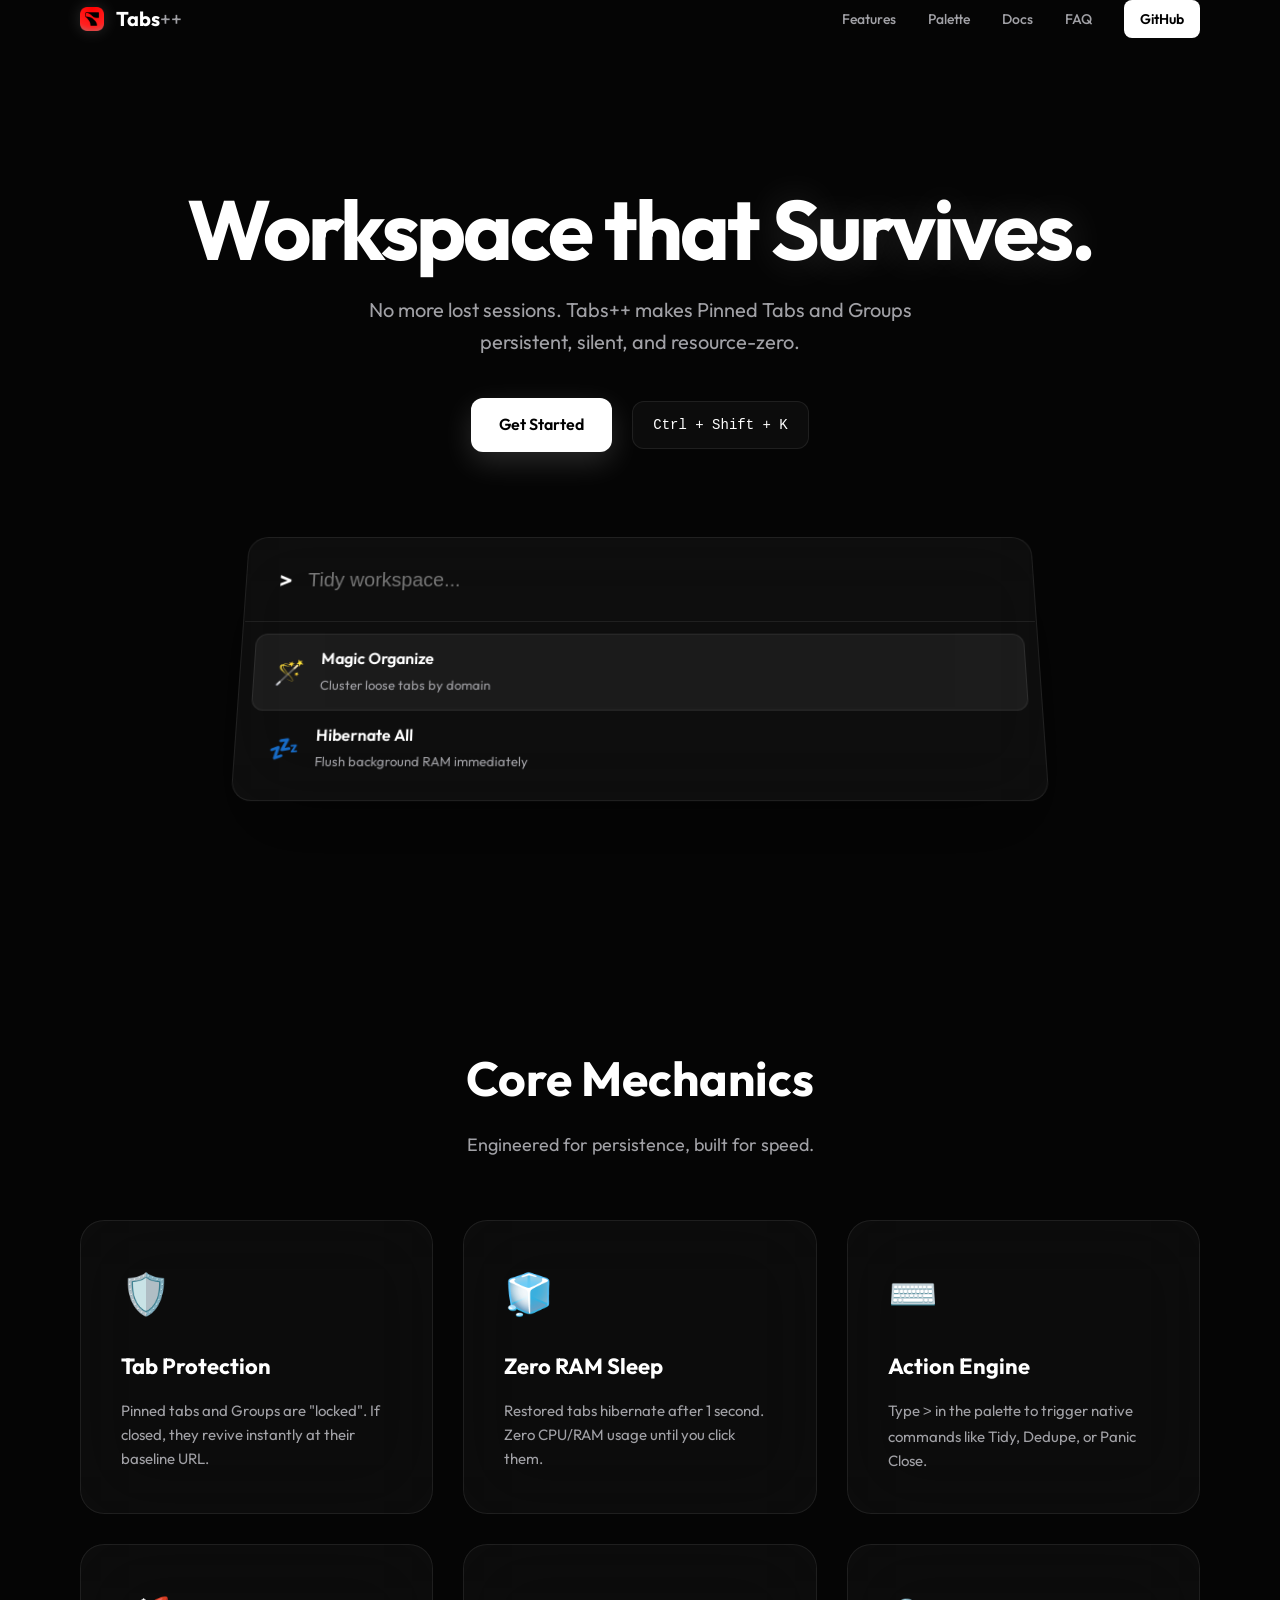
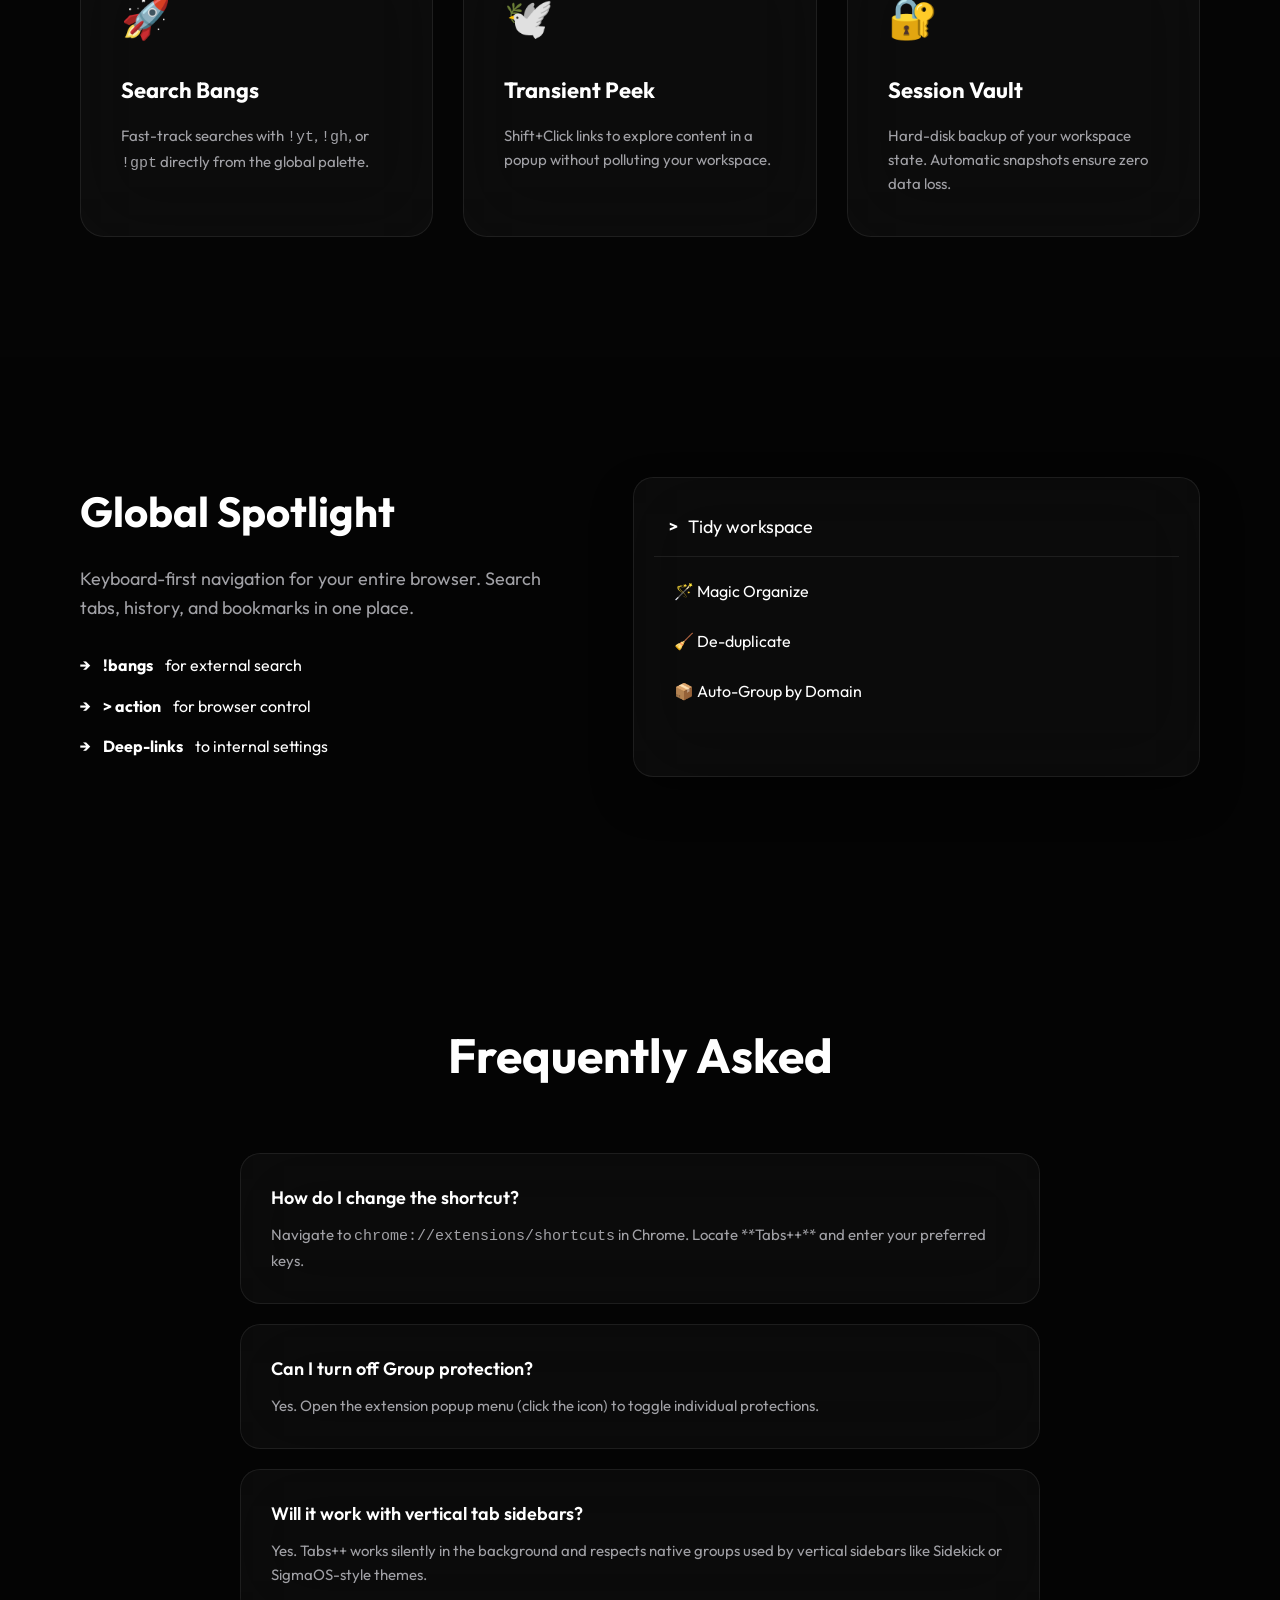
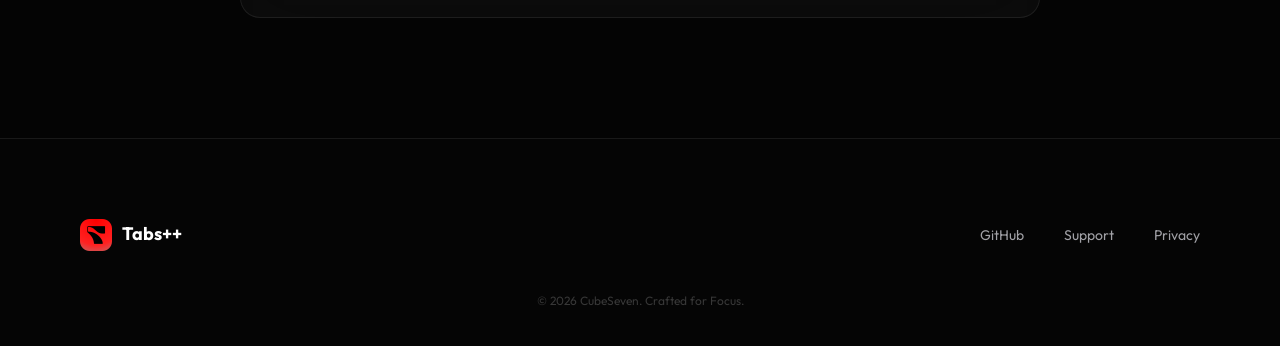
<file: index.html>
<!DOCTYPE html>
<html lang="en">
<head>
    <meta charset="UTF-8">
    <meta name="viewport" content="width=device-width, initial-scale=1.0">
    <title>Tabs++ | Persistent Workspace for Chrome</title>
    <meta name="description" content="Minimalist, high-performance Chrome extension for workspace persistence. Tab protection, Action Engine, and zero-RAM hibernation.">
    
    <!-- SEO & Favicon -->
    <link rel="icon" type="image/png" href="assets/icon32.png">
    
    <!-- Google Fonts: Outfit -->
    <link rel="preconnect" href="https://fonts.googleapis.com">
    <link rel="preconnect" href="https://fonts.gstatic.com" crossorigin>
    <link href="https://fonts.googleapis.com/css2?family=Outfit:wght@300;400;500;600;700&display=swap" rel="stylesheet">
    
    <link rel="stylesheet" href="docs_styles.css">
</head>
<body class="dark-theme">

    <nav class="navbar">
        <div class="nav-container">
            <div class="logo">
                <img src="assets/icon32.png" alt="Tabs++ Logo">
                <span class="brand">Tabs<span>++</span></span>
            </div>
            <div class="nav-links">
                <a href="#features">Features</a>
                <a href="#palette">Palette</a>
                <a href="docs.html">Docs</a>
                <a href="#faq">FAQ</a>
                <a href="https://github.com/CubeSeven/tabplusplus" class="btn-github">GitHub</a>
            </div>
        </div>
    </nav>

    <header class="hero">
        <div class="hero-content">
            <h1 class="reveal-text">Workspace that <span>Survives</span>.</h1>
            <p class="hero-sub">No more lost sessions. Tabs++ makes Pinned Tabs and Groups persistent, silent, and resource-zero.</p>
            <div class="hero-cta">
                <a href="docs.html" class="btn-primary">Get Started</a>
                <code class="shortcut-pill">Ctrl + Shift + K</code>
            </div>
        </div>
        
        <div class="hero-visual">
            <div class="palette-preview glass">
                <div class="palette-header">
                    <span class="prompt">></span>
                    <input type="text" placeholder="Tidy workspace..." disabled>
                </div>
                <div class="palette-results">
                    <div class="res-item active">
                        <span class="icon">🪄</span>
                        <div class="res-info">
                            <span class="res-title">Magic Organize</span>
                            <span class="res-desc">Cluster loose tabs by domain</span>
                        </div>
                    </div>
                    <div class="res-item">
                        <span class="icon">💤</span>
                        <div class="res-info">
                            <span class="res-title">Hibernate All</span>
                            <span class="res-desc">Flush background RAM immediately</span>
                        </div>
                    </div>
                </div>
            </div>
        </div>
    </header>

    <section id="features" class="section">
        <div class="container">
            <div class="center-text">
                <h2 class="section-title">Core Mechanics</h2>
                <p class="section-subtitle">Engineered for persistence, built for speed.</p>
            </div>
            <div class="feature-grid">
                <div class="feature-card glass">
                    <div class="f-icon">🛡️</div>
                    <h3>Tab Protection</h3>
                    <p>Pinned tabs and Groups are "locked". If closed, they revive instantly at their baseline URL.</p>
                </div>
                <div class="feature-card glass">
                    <div class="f-icon">🧊</div>
                    <h3>Zero RAM Sleep</h3>
                    <p>Restored tabs hibernate after 1 second. Zero CPU/RAM usage until you click them.</p>
                </div>
                <div class="feature-card glass">
                    <div class="f-icon">⌨️</div>
                    <h3>Action Engine</h3>
                    <p>Type <code>></code> in the palette to trigger native commands like Tidy, Dedupe, or Panic Close.</p>
                </div>
                <div class="feature-card glass">
                    <div class="f-icon">🚀</div>
                    <h3>Search Bangs</h3>
                    <p>Fast-track searches with <code>!yt</code>, <code>!gh</code>, or <code>!gpt</code> directly from the global palette.</p>
                </div>
                <div class="feature-card glass">
                    <div class="f-icon">🕊️</div>
                    <h3>Transient Peek</h3>
                    <p>Shift+Click links to explore content in a popup without polluting your workspace.</p>
                </div>
                <div class="feature-card glass">
                    <div class="f-icon">🔐</div>
                    <h3>Session Vault</h3>
                    <p>Hard-disk backup of your workspace state. Automatic snapshots ensure zero data loss.</p>
                </div>
            </div>
        </div>
    </section>

    <section id="palette" class="section alt-bg">
        <div class="container">
            <div class="palette-demo">
                <div class="demo-info">
                    <h2>Global Spotlight</h2>
                    <p>Keyboard-first navigation for your entire browser. Search tabs, history, and bookmarks in one place.</p>
                    <ul class="demo-list">
                        <li><strong>!bangs</strong> for external search</li>
                        <li><strong>> action</strong> for browser control</li>
                        <li><strong>Deep-links</strong> to internal settings</li>
                    </ul>
                </div>
                <div class="demo-interactive-wrap">
                   <div class="demo-interactive glass" id="interactive-palette">
                        <div class="demo-inner">
                            <div class="demo-bar">
                                <span class="demo-cursor">></span>
                                <div class="typing-container">
                                    <span class="typing-text"></span>
                                </div>
                            </div>
                            <div class="demo-items" id="demo-results">
                                <!-- JS Populated -->
                            </div>
                        </div>
                    </div>
                </div>
            </div>
        </div>
    </section>


    <section id="faq" class="section alt-bg">
        <div class="container">
            <div class="center-text">
                <h2 class="section-title">Frequently Asked</h2>
            </div>
            <div class="faq-list">
                <div class="faq-item glass">
                    <div class="faq-q">How do I change the shortcut?</div>
                    <div class="faq-a">Navigate to <code>chrome://extensions/shortcuts</code> in Chrome. Locate **Tabs++** and enter your preferred keys.</div>
                </div>
                <div class="faq-item glass">
                    <div class="faq-q">Can I turn off Group protection?</div>
                    <div class="faq-a">Yes. Open the extension popup menu (click the icon) to toggle individual protections.</div>
                </div>
                <div class="faq-item glass">
                    <div class="faq-q">Will it work with vertical tab sidebars?</div>
                    <div class="faq-a">Yes. Tabs++ works silently in the background and respects native groups used by vertical sidebars like Sidekick or SigmaOS-style themes.</div>
                </div>
            </div>
        </div>
    </section>

    <footer class="footer">
        <div class="container">
            <div class="footer-content">
                <div class="footer-logo">
                    <img src="assets/icon32.png" alt="">
                    <span>Tabs<span>++</span></span>
                </div>
                <div class="footer-links">
                    <a href="https://github.com/CubeSeven/tabplusplus">GitHub</a>
                    <a href="https://github.com/CubeSeven/tabplusplus/issues">Support</a>
                    <a href="#">Privacy</a>
                </div>
            </div>
            <p class="copyright">&copy; 2026 CubeSeven. Crafted for Focus.</p>
        </div>
    </footer>

    <script src="docs_scripts.js"></script>
</body>
</html>
</file>
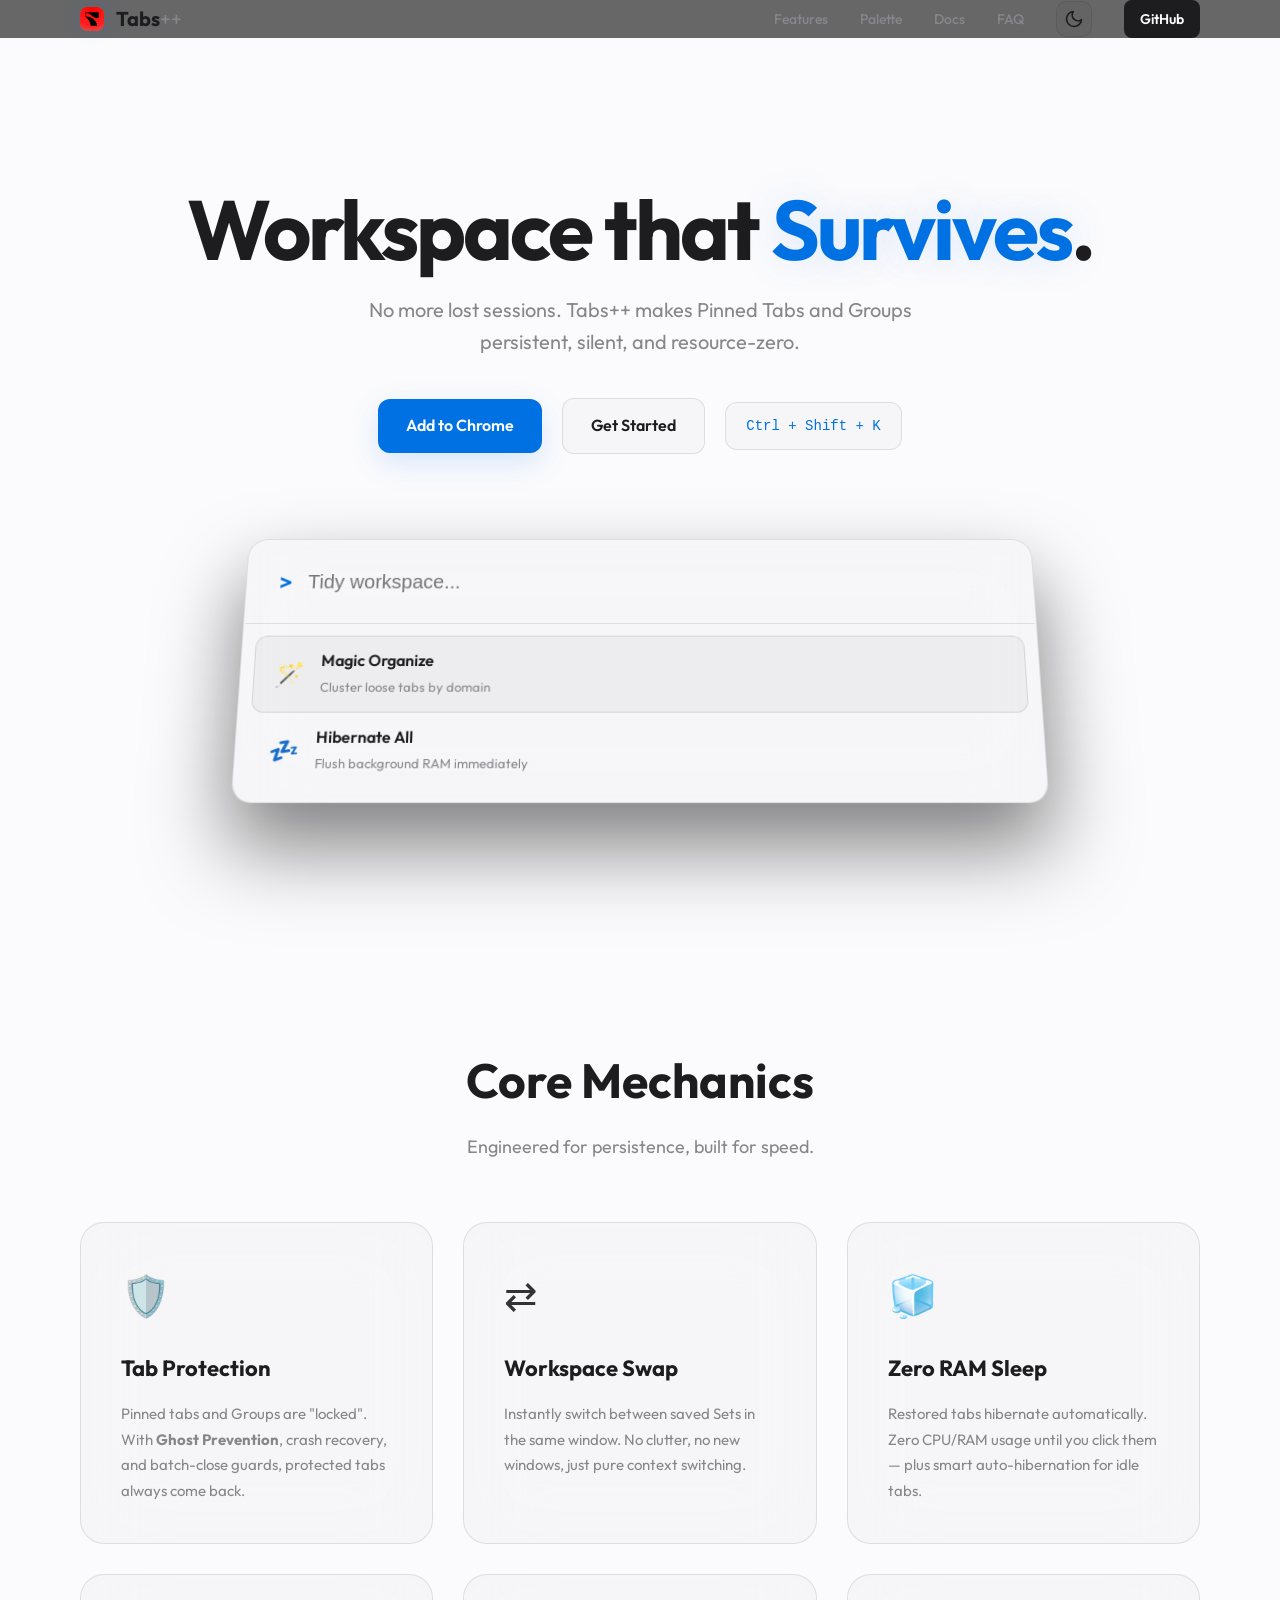
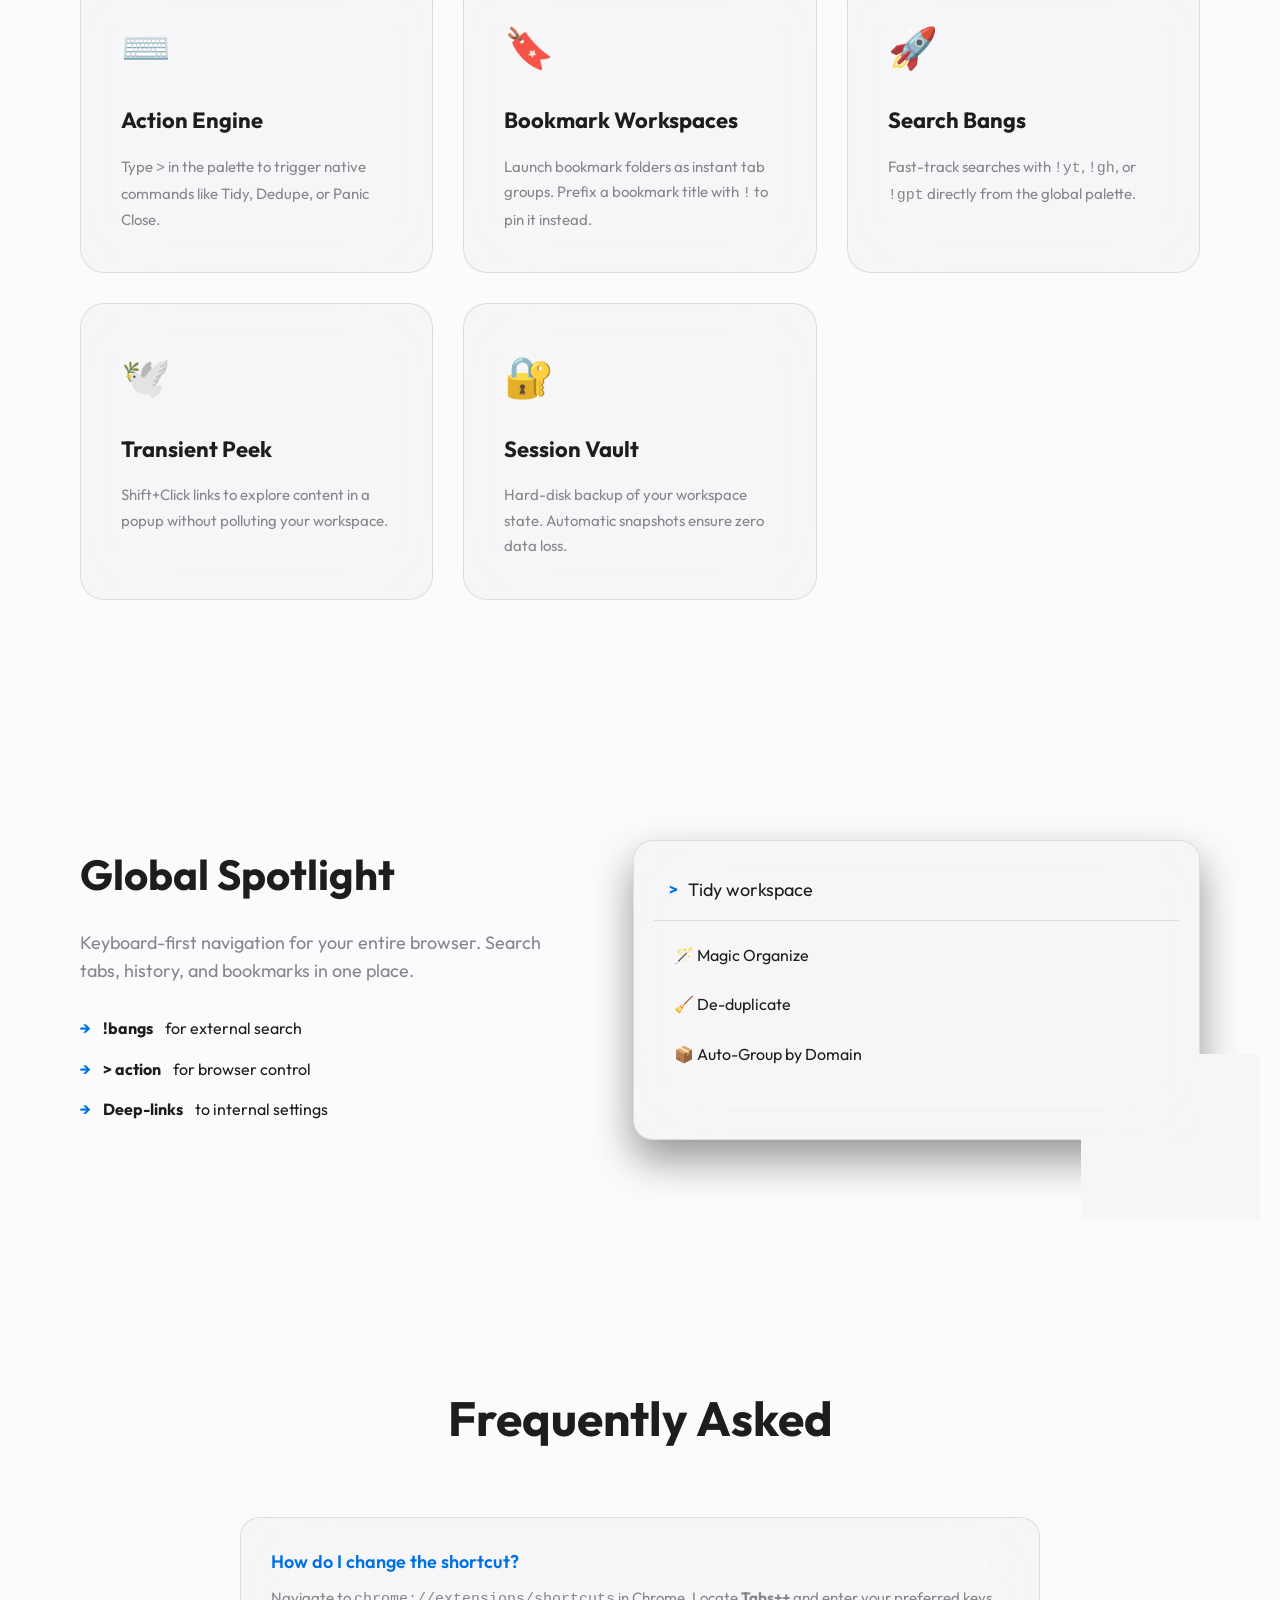
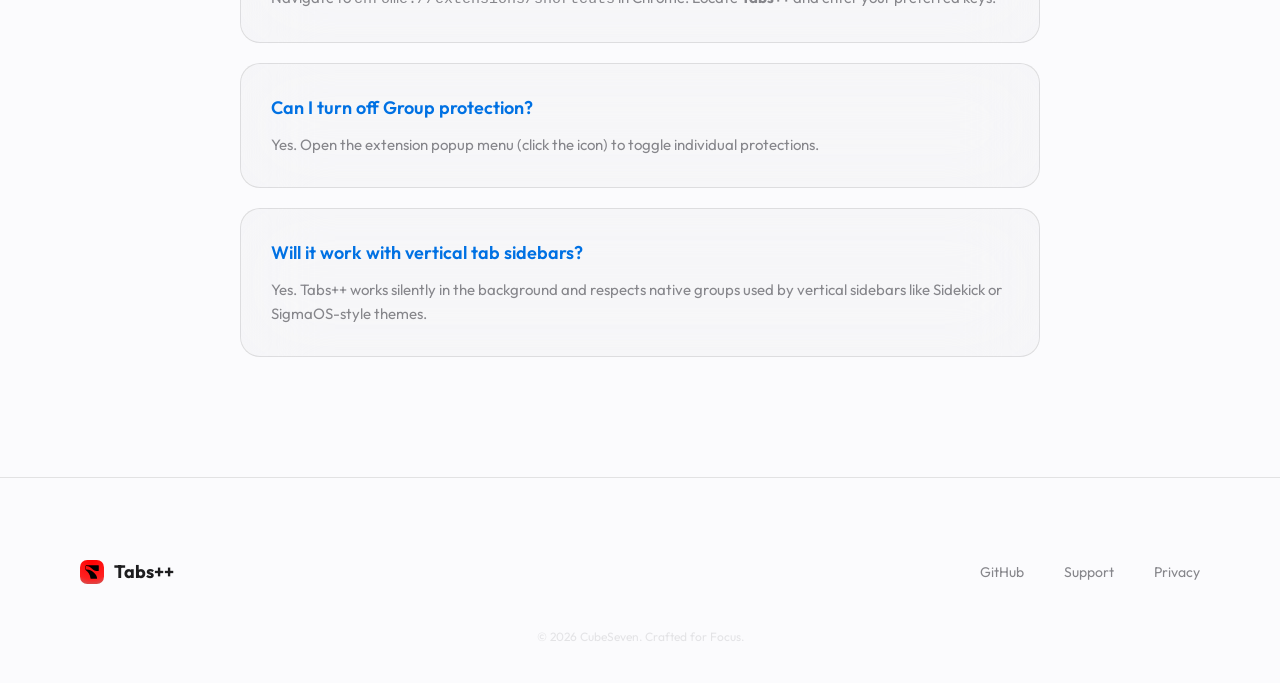
<file: docs/index.html>
<!DOCTYPE html>
<html lang="en">
<head>
    <meta charset="UTF-8">
    <meta name="viewport" content="width=device-width, initial-scale=1.0">
    <title>Tabs++ | Persistent Workspace for Chrome</title>
    <meta name="description" content="Minimalist, high-performance Chrome extension for workspace persistence. Tab protection, Action Engine, and zero-RAM hibernation.">
    
    <!-- SEO & Favicon -->
    <link rel="icon" type="image/svg+xml" href="../assets/logo.svg">
    
    <!-- Social sharing -->
    <meta property="og:title" content="Tabs++ | Persistent Workspace for Chrome">
    <meta property="og:description" content="Tab protection, zero-RAM hibernation, and a 90+ tool command palette for Chrome.">
    <meta property="og:type" content="website">
    <meta property="og:url" content="https://cubeseven.github.io/tabplusplus/">
    <meta property="og:image" content="https://cubeseven.github.io/tabplusplus/assets/logo.svg">
    <meta name="twitter:card" content="summary">
    
    <!-- Google Fonts: Outfit -->
    <link rel="preconnect" href="https://fonts.googleapis.com">
    <link rel="preconnect" href="https://fonts.gstatic.com" crossorigin>
    <link href="https://fonts.googleapis.com/css2?family=Outfit:wght@300;400;500;600;700&display=swap" rel="stylesheet">
    
    <link rel="stylesheet" href="docs_styles.css">
</head>
<body class="dark-theme">

    <nav class="navbar">
        <div class="nav-container">
            <div class="logo">
                <img src="../assets/logo.svg" alt="Tabs++ Logo">
                <span class="brand">Tabs<span>++</span></span>
            </div>
            <div class="nav-links">
                <a href="#features">Features</a>
                <a href="#palette">Palette</a>
                <a href="docs.html">Docs</a>
                <a href="#faq">FAQ</a>
                <div id="theme-toggle" title="Toggle Dark/Light Mode"></div>
                <a href="https://github.com/CubeSeven/tabplusplus" class="btn-github">GitHub</a>
            </div>
        </div>
    </nav>

    <header class="hero">
        <div class="hero-content">
            <h1 class="reveal-text">Workspace that <span>Survives</span>.</h1>
            <p class="hero-sub">No more lost sessions. Tabs++ makes Pinned Tabs and Groups persistent, silent, and resource-zero.</p>
            <div class="hero-cta">
                <a href="https://chromewebstore.google.com/detail/tabs++/abpjpbfdhhcegnliblkdmbachljnaacm" class="btn-primary" target="_blank" rel="noopener">Add to Chrome</a>
                <a href="docs.html" class="btn-secondary">Get Started</a>
                <code class="shortcut-pill">Ctrl + Shift + K</code>
            </div>
        </div>
        
        <div class="hero-visual">
            <div class="palette-preview glass">
                <div class="palette-header">
                    <span class="prompt">></span>
                    <input type="text" placeholder="Tidy workspace..." disabled>
                </div>
                <div class="palette-results">
                    <div class="res-item active">
                        <span class="icon">🪄</span>
                        <div class="res-info">
                            <span class="res-title">Magic Organize</span>
                            <span class="res-desc">Cluster loose tabs by domain</span>
                        </div>
                    </div>
                    <div class="res-item">
                        <span class="icon">💤</span>
                        <div class="res-info">
                            <span class="res-title">Hibernate All</span>
                            <span class="res-desc">Flush background RAM immediately</span>
                        </div>
                    </div>
                </div>
            </div>
        </div>
    </header>

    <section id="features" class="section">
        <div class="container">
            <div class="center-text">
                <h2 class="section-title">Core Mechanics</h2>
                <p class="section-subtitle">Engineered for persistence, built for speed.</p>
            </div>
            <div class="feature-grid">
                <div class="feature-card glass">
                    <div class="f-icon">🛡️</div>
                    <h3>Tab Protection</h3>
                    <p>Pinned tabs and Groups are "locked". With <strong>Ghost Prevention</strong>, crash recovery, and batch-close guards, protected tabs always come back.</p>
                </div>
                <div class="feature-card glass">
                    <div class="f-icon">⇄</div>
                    <h3>Workspace Swap</h3>
                    <p>Instantly switch between saved Sets in the same window. No clutter, no new windows, just pure context switching.</p>
                </div>
                <div class="feature-card glass">
                    <div class="f-icon">🧊</div>
                    <h3>Zero RAM Sleep</h3>
                    <p>Restored tabs hibernate automatically. Zero CPU/RAM usage until you click them — plus smart auto-hibernation for idle tabs.</p>
                </div>
                <div class="feature-card glass">
                    <div class="f-icon">⌨️</div>
                    <h3>Action Engine</h3>
                    <p>Type <code>></code> in the palette to trigger native commands like Tidy, Dedupe, or Panic Close.</p>
                </div>
                <div class="feature-card glass">
                    <div class="f-icon">🔖</div>
                    <h3>Bookmark Workspaces</h3>
                    <p>Launch bookmark folders as instant tab groups. Prefix a bookmark title with <code>!</code> to pin it instead.</p>
                </div>
                <div class="feature-card glass">
                    <div class="f-icon">🚀</div>
                    <h3>Search Bangs</h3>
                    <p>Fast-track searches with <code>!yt</code>, <code>!gh</code>, or <code>!gpt</code> directly from the global palette.</p>
                </div>
                <div class="feature-card glass">
                    <div class="f-icon">🕊️</div>
                    <h3>Transient Peek</h3>
                    <p>Shift+Click links to explore content in a popup without polluting your workspace.</p>
                </div>
                <div class="feature-card glass">
                    <div class="f-icon">🔐</div>
                    <h3>Session Vault</h3>
                    <p>Hard-disk backup of your workspace state. Automatic snapshots ensure zero data loss.</p>
                </div>
            </div>
        </div>
    </section>

    <section id="palette" class="section alt-bg">
        <div class="container">
            <div class="palette-demo">
                <div class="demo-info">
                    <h2>Global Spotlight</h2>
                    <p>Keyboard-first navigation for your entire browser. Search tabs, history, and bookmarks in one place.</p>
                    <ul class="demo-list">
                        <li><strong>!bangs</strong> for external search</li>
                        <li><strong>> action</strong> for browser control</li>
                        <li><strong>Deep-links</strong> to internal settings</li>
                    </ul>
                </div>
                <div class="demo-interactive-wrap">
                   <div class="demo-interactive glass" id="interactive-palette">
                        <div class="demo-inner">
                            <div class="demo-bar">
                                <span class="demo-cursor">></span>
                                <div class="typing-container">
                                    <span class="typing-text"></span>
                                </div>
                            </div>
                            <div class="demo-items" id="demo-results">
                                <!-- JS Populated -->
                            </div>
                        </div>
                    </div>
                </div>
            </div>
        </div>
    </section>


    <section id="faq" class="section alt-bg">
        <div class="container">
            <div class="center-text">
                <h2 class="section-title">Frequently Asked</h2>
            </div>
            <div class="faq-list">
                <div class="faq-item glass">
                    <div class="faq-q">How do I change the shortcut?</div>
                    <div class="faq-a">Navigate to <code>chrome://extensions/shortcuts</code> in Chrome. Locate <strong>Tabs++</strong> and enter your preferred keys.</div>
                </div>
                <div class="faq-item glass">
                    <div class="faq-q">Can I turn off Group protection?</div>
                    <div class="faq-a">Yes. Open the extension popup menu (click the icon) to toggle individual protections.</div>
                </div>
                <div class="faq-item glass">
                    <div class="faq-q">Will it work with vertical tab sidebars?</div>
                    <div class="faq-a">Yes. Tabs++ works silently in the background and respects native groups used by vertical sidebars like Sidekick or SigmaOS-style themes.</div>
                </div>
            </div>
        </div>
    </section>

    <footer class="footer">
        <div class="container">
            <div class="footer-content">
                <div class="footer-logo">
                    <img src="../assets/logo.svg" alt="">
                    <span>Tabs<span>++</span></span>
                </div>
                <div class="footer-links">
                    <a href="https://github.com/CubeSeven/tabplusplus">GitHub</a>
                    <a href="https://github.com/CubeSeven/tabplusplus/issues">Support</a>
                    <a href="docs.html#privacy-data">Privacy</a>
                </div>
            </div>
            <p class="copyright">&copy; 2026 CubeSeven. Crafted for Focus.</p>
        </div>
    </footer>

    <script src="docs_scripts.js"></script>
    <script src="theme.js"></script>
</body>
</html>
</file>
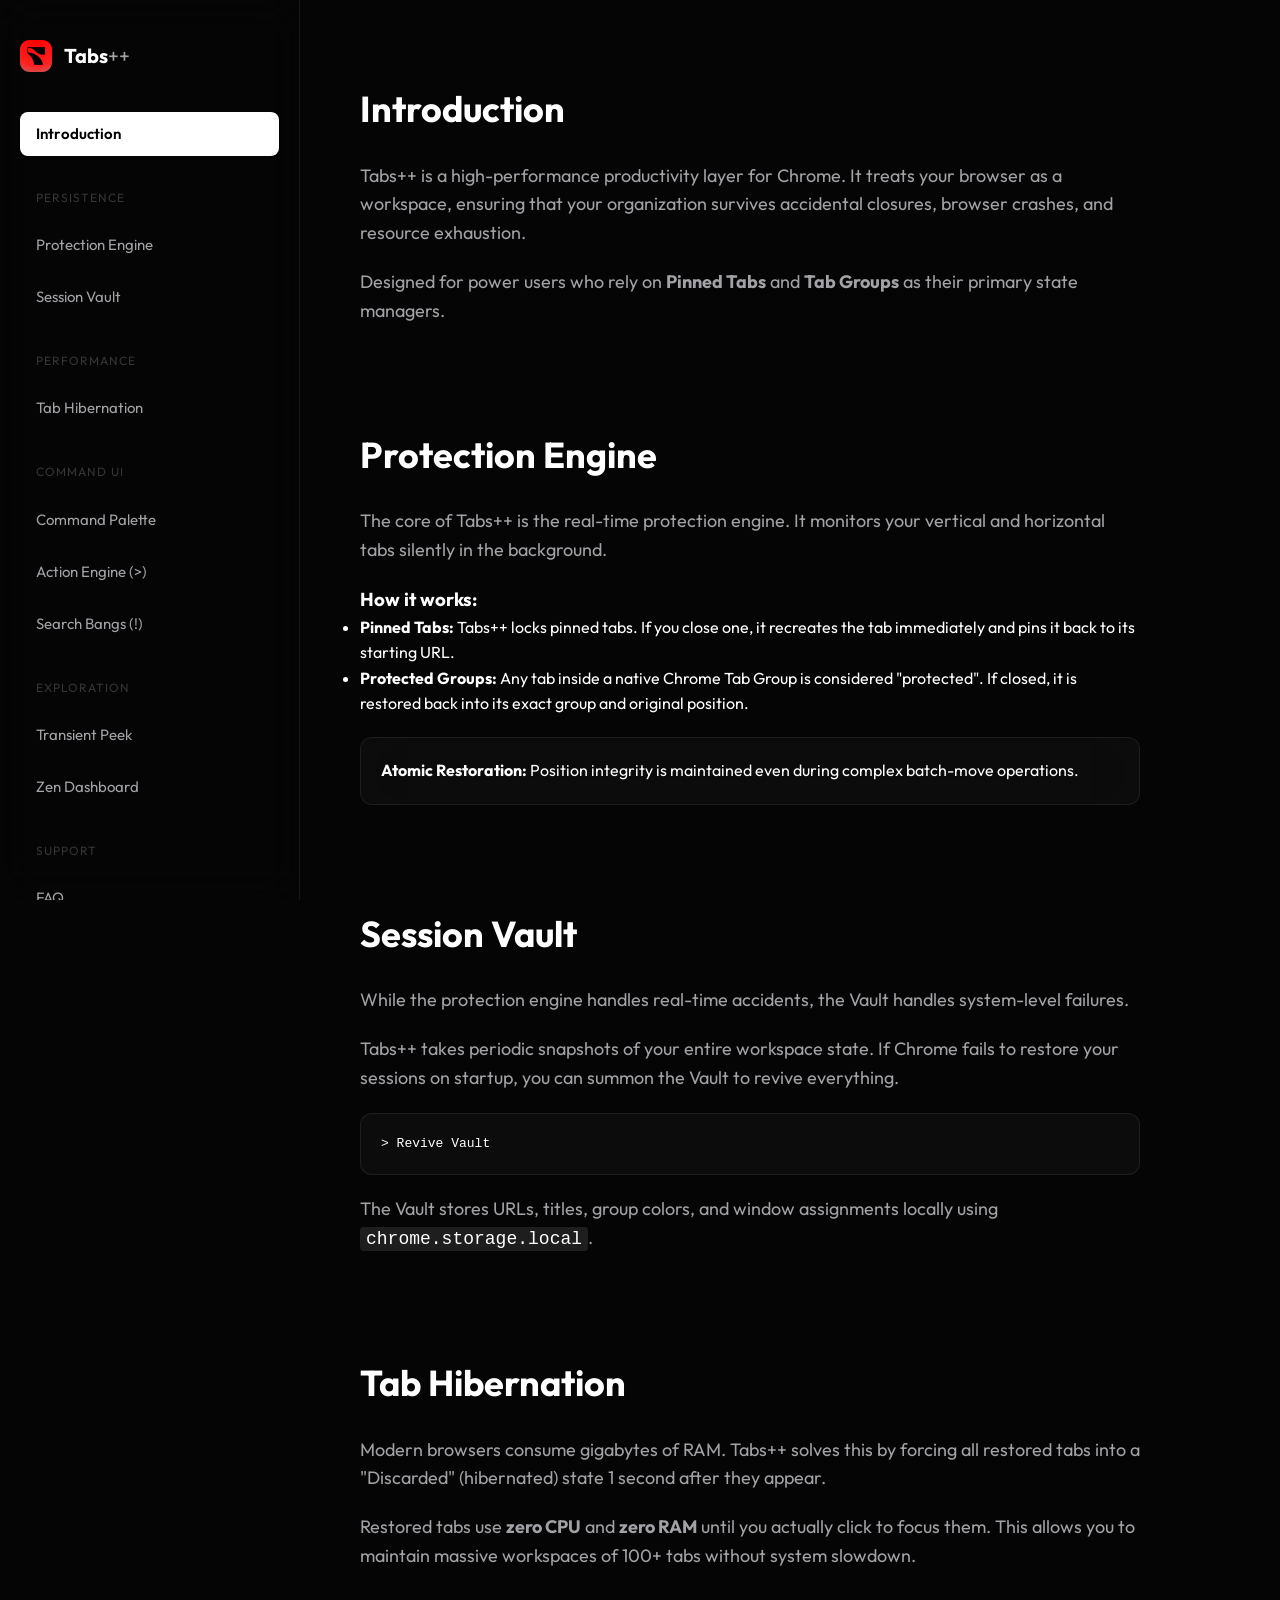
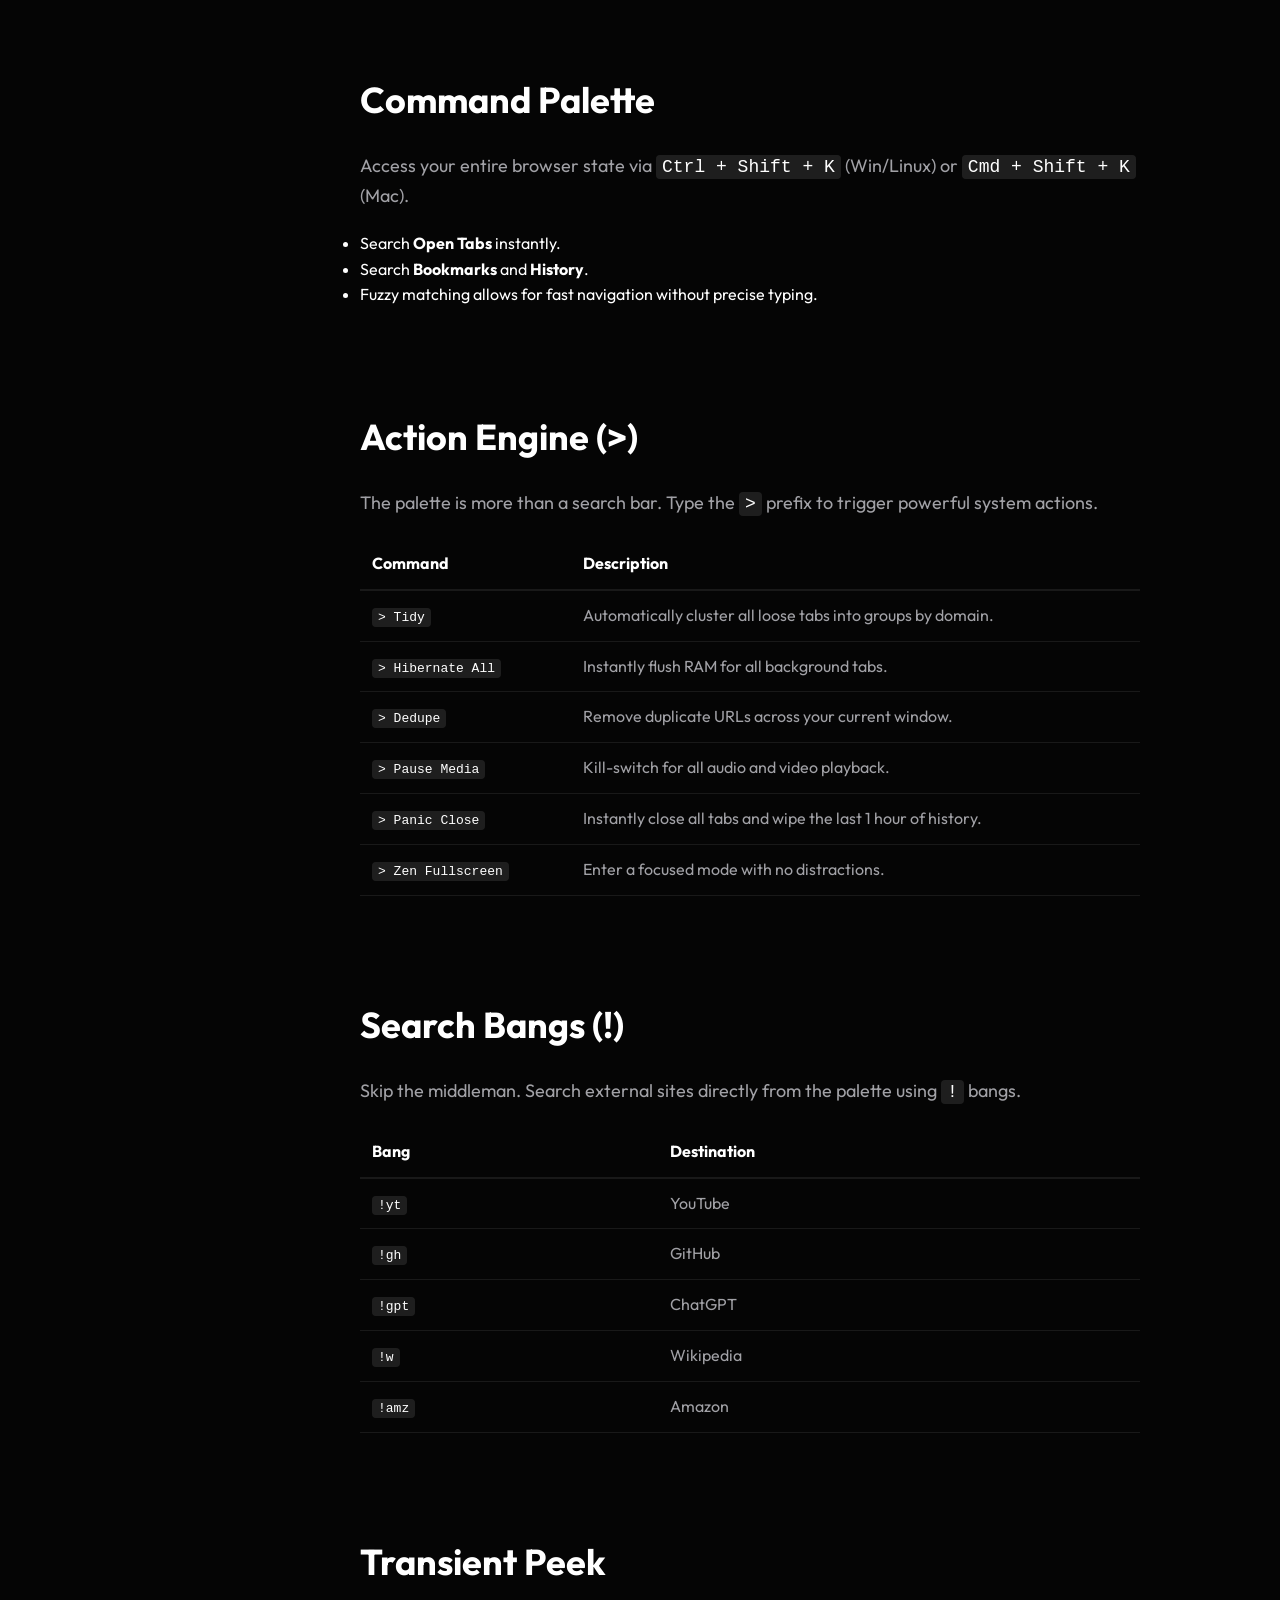
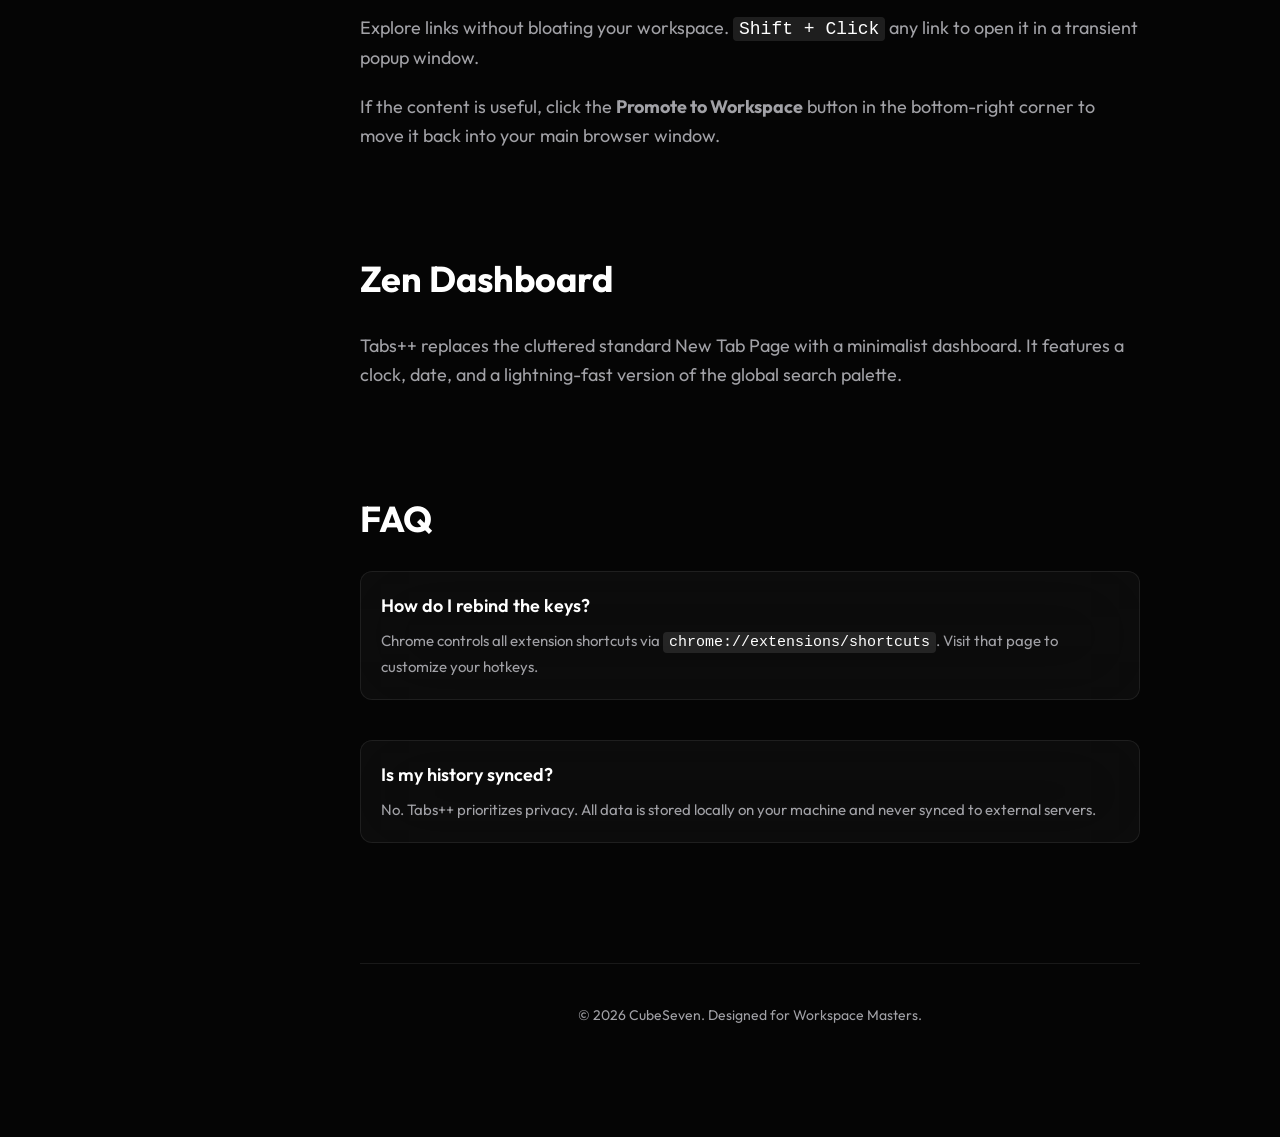
<file: docs.html>
<!DOCTYPE html>
<html lang="en">
<head>
    <meta charset="UTF-8">
    <meta name="viewport" content="width=device-width, initial-scale=1.0">
    <title>Documentation | Tabs++</title>
    <!-- Google Fonts: Outfit -->
    <link rel="preconnect" href="https://fonts.googleapis.com">
    <link rel="preconnect" href="https://fonts.gstatic.com" crossorigin>
    <link href="https://fonts.googleapis.com/css2?family=Outfit:wght@300;400;500;600;700&display=swap" rel="stylesheet">
    <link rel="stylesheet" href="docs_styles.css">
    <style>
        body { display: block; overflow-y: auto; }
        .docs-page { display: flex; min-height: 100vh; }
        .docs-sidebar-fixed {
            width: 300px;
            height: 100vh;
            position: fixed;
            left: 0;
            top: 0;
            background: rgba(5, 5, 5, 0.8);
            backdrop-filter: blur(20px);
            border-right: 1px solid var(--glass-border);
            padding: 40px 20px;
            overflow-y: auto;
            z-index: 1001;
        }
        .docs-main {
            margin-left: 300px;
            flex: 1;
            padding: 80px 60px;
            max-width: 900px;
        }
        .sidebar-logo {
            display: flex;
            align-items: center;
            gap: 12px;
            font-size: 20px;
            font-weight: 700;
            margin-bottom: 40px;
            text-decoration: none;
            color: #fff;
        }
        .sidebar-logo span span { color: var(--text-dim); font-weight: 400; }
        .sidebar-nav { display: flex; flex-direction: column; gap: 8px; }
        .sidebar-link {
            padding: 10px 16px;
            border-radius: 8px;
            color: var(--text-dim);
            text-decoration: none;
            font-size: 15px;
            transition: all 0.2s;
        }
        .sidebar-link:hover { background: var(--card-hover); color: #fff; }
        .sidebar-link.active { background: #fff; color: #000; font-weight: 600; }
        .sidebar-group { margin-top: 24px; margin-bottom: 8px; font-size: 12px; text-transform: uppercase; color: rgba(255,255,255,0.2); letter-spacing: 1px; padding-left: 16px; }
        
        .feature-block { margin-bottom: 100px; scroll-margin-top: 100px; }
        .feature-block h2 { font-size: 36px; margin-bottom: 24px; color: #fff; }
        .feature-block p { font-size: 18px; color: var(--text-dim); margin-bottom: 20px; }
        .feature-block pre { 
            background: rgba(255,255,255,0.03); 
            border: 1px solid var(--glass-border); 
            padding: 20px; 
            border-radius: 12px; 
            color: #fff; 
            font-family: monospace; 
            margin: 20px 0;
            overflow-x: auto;
        }
        .feature-block code { background: rgba(255,255,255,0.1); padding: 2px 6px; border-radius: 4px; font-family: monospace; color: #fff; }
        
        .command-table { width: 100%; border-collapse: collapse; margin: 20px 0; }
        .command-table th { text-align: left; padding: 12px; border-bottom: 2px solid var(--glass-border); color: #fff; }
        .command-table td { padding: 12px; border-bottom: 1px solid var(--glass-border); color: var(--text-dim); }
        .command-table tr:hover td { color: #fff; }

        @media (max-width: 768px) {
            .docs-sidebar-fixed { display: none; }
            .docs-main { margin-left: 0; padding: 40px 20px; }
        }
    </style>
</head>
<body class="dark-theme">
    <div class="docs-page">
        <aside class="docs-sidebar-fixed">
            <a href="index.html" class="sidebar-logo">
                <img src="assets/icon32.png" alt="">
                <span>Tabs<span>++</span></span>
            </a>
            
            <nav class="sidebar-nav">
                <a href="#intro" class="sidebar-link active">Introduction</a>
                
                <div class="sidebar-group">Persistence</div>
                <a href="#persistence" class="sidebar-link">Protection Engine</a>
                <a href="#session-vault" class="sidebar-link">Session Vault</a>
                
                <div class="sidebar-group">Performance</div>
                <a href="#hibernation" class="sidebar-link">Tab Hibernation</a>
                
                <div class="sidebar-group">Command UI</div>
                <a href="#palette" class="sidebar-link">Command Palette</a>
                <a href="#actions" class="sidebar-link">Action Engine (>)</a>
                <a href="#bangs" class="sidebar-link">Search Bangs (!)</a>
                
                <div class="sidebar-group">Exploration</div>
                <a href="#peek" class="sidebar-link">Transient Peek</a>
                <a href="#zen" class="sidebar-link">Zen Dashboard</a>
                
                <div class="sidebar-group">Support</div>
                <a href="#faq" class="sidebar-link">FAQ</a>
            </nav>
        </aside>

        <main class="docs-main">
            <section id="intro" class="feature-block">
                <h2>Introduction</h2>
                <p>Tabs++ is a high-performance productivity layer for Chrome. It treats your browser as a workspace, ensuring that your organization survives accidental closures, browser crashes, and resource exhaustion.</p>
                <p>Designed for power users who rely on <strong>Pinned Tabs</strong> and <strong>Tab Groups</strong> as their primary state managers.</p>
            </section>

            <section id="persistence" class="feature-block">
                <h2>Protection Engine</h2>
                <p>The core of Tabs++ is the real-time protection engine. It monitors your vertical and horizontal tabs silently in the background.</p>
                <h3>How it works:</h3>
                <ul>
                    <li><strong>Pinned Tabs:</strong> Tabs++ locks pinned tabs. If you close one, it recreates the tab immediately and pins it back to its starting URL.</li>
                    <li><strong>Protected Groups:</strong> Any tab inside a native Chrome Tab Group is considered "protected". If closed, it is restored back into its exact group and original position.</li>
                </ul>
                <div class="info-box glass" style="padding: 20px; border-radius: 12px; margin-top: 20px;">
                    <strong>Atomic Restoration:</strong> Position integrity is maintained even during complex batch-move operations.
                </div>
            </section>

            <section id="session-vault" class="feature-block">
                <h2>Session Vault</h2>
                <p>While the protection engine handles real-time accidents, the Vault handles system-level failures.</p>
                <p>Tabs++ takes periodic snapshots of your entire workspace state. If Chrome fails to restore your sessions on startup, you can summon the Vault to revive everything.</p>
                <pre>> Revive Vault</pre>
                <p>The Vault stores URLs, titles, group colors, and window assignments locally using <code>chrome.storage.local</code>.</p>
            </section>

            <section id="hibernation" class="feature-block">
                <h2>Tab Hibernation</h2>
                <p>Modern browsers consume gigabytes of RAM. Tabs++ solves this by forcing all restored tabs into a "Discarded" (hibernated) state 1 second after they appear.</p>
                <p>Restored tabs use <strong>zero CPU</strong> and <strong>zero RAM</strong> until you actually click to focus them. This allows you to maintain massive workspaces of 100+ tabs without system slowdown.</p>
            </section>

            <section id="palette" class="feature-block">
                <h2>Command Palette</h2>
                <p>Access your entire browser state via <code>Ctrl + Shift + K</code> (Win/Linux) or <code>Cmd + Shift + K</code> (Mac).</p>
                <ul>
                    <li>Search <strong>Open Tabs</strong> instantly.</li>
                    <li>Search <strong>Bookmarks</strong> and <strong>History</strong>.</li>
                    <li>Fuzzy matching allows for fast navigation without precise typing.</li>
                </ul>
            </section>

            <section id="actions" class="feature-block">
                <h2>Action Engine (>)</h2>
                <p>The palette is more than a search bar. Type the <code>></code> prefix to trigger powerful system actions.</p>
                <table class="command-table">
                    <thead>
                        <tr>
                            <th>Command</th>
                            <th>Description</th>
                        </tr>
                    </thead>
                    <tbody>
                        <tr>
                            <td><code>> Tidy</code></td>
                            <td>Automatically cluster all loose tabs into groups by domain.</td>
                        </tr>
                        <tr>
                            <td><code>> Hibernate All</code></td>
                            <td>Instantly flush RAM for all background tabs.</td>
                        </tr>
                        <tr>
                            <td><code>> Dedupe</code></td>
                            <td>Remove duplicate URLs across your current window.</td>
                        </tr>
                        <tr>
                            <td><code>> Pause Media</code></td>
                            <td>Kill-switch for all audio and video playback.</td>
                        </tr>
                        <tr>
                            <td><code>> Panic Close</code></td>
                            <td>Instantly close all tabs and wipe the last 1 hour of history.</td>
                        </tr>
                        <tr>
                            <td><code>> Zen Fullscreen</code></td>
                            <td>Enter a focused mode with no distractions.</td>
                        </tr>
                    </tbody>
                </table>
            </section>

            <section id="bangs" class="feature-block">
                <h2>Search Bangs (!)</h2>
                <p>Skip the middleman. Search external sites directly from the palette using <code>!</code> bangs.</p>
                <table class="command-table">
                    <thead>
                        <tr>
                            <th>Bang</th>
                            <th>Destination</th>
                        </tr>
                    </thead>
                    <tbody>
                        <tr>
                            <td><code>!yt</code></td>
                            <td>YouTube</td>
                        </tr>
                        <tr>
                            <td><code>!gh</code></td>
                            <td>GitHub</td>
                        </tr>
                        <tr>
                            <td><code>!gpt</code></td>
                            <td>ChatGPT</td>
                        </tr>
                        <tr>
                            <td><code>!w</code></td>
                            <td>Wikipedia</td>
                        </tr>
                        <tr>
                            <td><code>!amz</code></td>
                            <td>Amazon</td>
                        </tr>
                    </tbody>
                </table>
            </section>

            <section id="peek" class="feature-block">
                <h2>Transient Peek</h2>
                <p>Explore links without bloating your workspace. <code>Shift + Click</code> any link to open it in a transient popup window.</p>
                <p>If the content is useful, click the <strong>Promote to Workspace</strong> button in the bottom-right corner to move it back into your main browser window.</p>
            </section>

            <section id="zen" class="feature-block">
                <h2>Zen Dashboard</h2>
                <p>Tabs++ replaces the cluttered standard New Tab Page with a minimalist dashboard. It features a clock, date, and a lightning-fast version of the global search palette.</p>
            </section>

            <section id="faq" class="feature-block">
                <h2>FAQ</h2>
                <div class="faq-list">
                    <div class="faq-item glass" style="margin-bottom: 20px; padding: 20px; border-radius: 12px;">
                        <div class="faq-q" style="font-weight: 600; color: #fff; margin-bottom: 8px;">How do I rebind the keys?</div>
                        <div class="faq-a">Chrome controls all extension shortcuts via <code>chrome://extensions/shortcuts</code>. Visit that page to customize your hotkeys.</div>
                    </div>
                    <div class="faq-item glass" style="margin-bottom: 20px; padding: 20px; border-radius: 12px;">
                        <div class="faq-q" style="font-weight: 600; color: #fff; margin-bottom: 8px;">Is my history synced?</div>
                        <div class="faq-a">No. Tabs++ prioritizes privacy. All data is stored locally on your machine and never synced to external servers.</div>
                    </div>
                </div>
            </section>

            <footer class="footer" style="margin-top: 100px; padding-top: 40px; border-top: 1px solid var(--glass-border);">
                <p class="copyright" style="color: var(--text-dim); font-size: 14px;">&copy; 2026 CubeSeven. Designed for Workspace Masters.</p>
            </footer>
        </main>
    </div>

    <script src="docs_scripts.js"></script>
    <script>
        // Simple sidebar active state tracking
        window.addEventListener('scroll', () => {
            const sections = document.querySelectorAll('.feature-block');
            const navLinks = document.querySelectorAll('.sidebar-link');
            
            let current = '';
            sections.forEach(section => {
                const sectionTop = section.offsetTop;
                if (pageYOffset >= sectionTop - 150) {
                    current = section.getAttribute('id');
                }
            });

            navLinks.forEach(link => {
                link.classList.remove('active');
                if (link.getAttribute('href').includes(current)) {
                    link.classList.add('active');
                }
            });
        });
    </script>
</body>
</html>
</file>
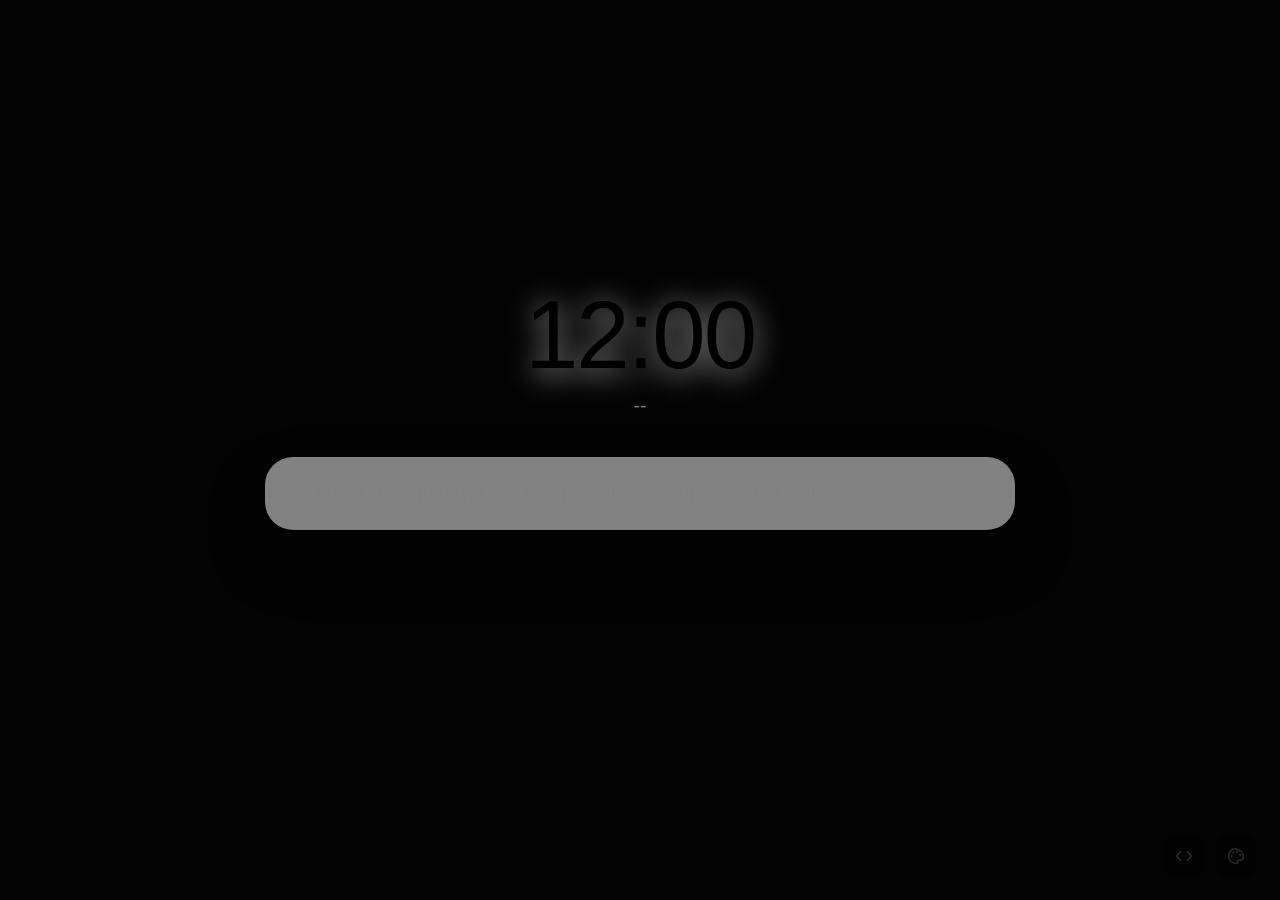
<file: ntp.html>
<!DOCTYPE html>
<html lang="en">
<head>
  <meta charset="UTF-8">
  <title>New Tab | Tabs++</title>
  <link rel="stylesheet" href="ntp.css">
</head>
<body tabindex="-1">
  <div class="bg-container">
    <!-- Default Mesh Blobs -->
    <div class="bg-layer bg-layer-0 mesh-bg">
      <svg class="blob blob-1" viewBox="0 0 400 400" xmlns="http://www.w3.org/2000/svg">
        <g filter="url(#filter0_f_10_20)">
          <path d="M128.6 0H0V322.2L106.2 134.75L128.6 0Z" fill="#000"></path>
          <path d="M0 322.2V400H240H320L106.2 134.75L0 322.2Z" fill="#7C87F8"></path>
          <path d="M320 400H400V78.75L106.2 134.75L320 400Z" fill="#000"></path>
          <path d="M400 0H128.6L106.2 134.75L400 78.75V0Z" fill="#6551f3"></path>
        </g>
        <defs>
          <filter id="filter0_f_10_20" filterUnits="userSpaceOnUse" color-interpolation-filters="sRGB">
            <feGaussianBlur stdDeviation="80" result="blur"></feGaussianBlur>
          </filter>
        </defs>
      </svg>
      <svg class="blob blob-2" viewBox="0 0 400 400" xmlns="http://www.w3.org/2000/svg">
        <g filter="url(#filter1_f_10_20)">
          <path d="M128.6 0H0V322.2L106.2 134.75L128.6 0Z" fill="#000"></path>
          <path d="M0 322.2V400H240H320L106.2 134.75L0 322.2Z" fill="#7C87F8"></path>
          <path d="M320 400H400V78.75L106.2 134.75L320 400Z" fill="#000"></path>
          <path d="M400 0H128.6L106.2 134.75L400 78.75V0Z" fill="#6551f3"></path>
        </g>
        <defs>
          <filter id="filter1_f_10_20" filterUnits="userSpaceOnUse" color-interpolation-filters="sRGB">
            <feGaussianBlur stdDeviation="60" result="blur"></feGaussianBlur>
          </filter>
        </defs>
      </svg>
    </div>

    <!-- Design 1: Complex SVG Blobs -->
    <div class="bg-layer bg-layer-1">
      <svg class="absolute h-screen w-full" fill="none" viewBox="0 0 1440 700" xmlns="http://www.w3.org/2000/svg" preserveAspectRatio="xMidYMid slice">
        <g clip-path="url(#clip0_106_41)">
          <g filter="url(#filter0_f_106_41)">
            <path d="M304 790.031C129.768 684.678 -406.4 1167.32 -413.584 1177.23C-718.041 1523.9 91.1496 1378.93 110.908 1378.93C-180.976 1161.92 286.936 941.307 304 790.031Z" fill="#3B37FF" class="dynamic-color"></path>
            <path d="M161.807 644.898C161.554 520.595 -136.124 671.417 -284.931 762.366C-403.337 932.004 -13.0687 1192.9 1.35155 1035.57C23.94 789.128 162.125 800.276 161.807 644.898Z" fill="#37E7FF" class="dynamic-color" style="opacity:0.7"></path>
            <path d="M121.085 684.621C125.261 544.097 -214.984 734.315 -385.628 846.989C-555.644 959.056 16.778 1314.39 -102.496 1145.13C-221.77 975.865 115.866 860.276 121.085 684.621Z" fill="#FF37D3" class="dynamic-color" style="opacity:0.6"></path>
            <path d="M97.589 685.346C0.588959 626.846 -297.911 894.846 -301.911 900.346C-471.411 1092.85 -20.911 1012.35 -9.91104 1012.35C-172.411 891.846 88.089 769.346 97.589 685.346Z" fill="#EB1B1B" class="dynamic-color" style="opacity:0.5"></path>
            <path d="M98.8172 786.222C105.645 707.089 -155.821 865.52 -287.408 954.627C-342.535 990.996 -241.058 1042.93 -137.111 1149.4C-33.164 1255.87 -1.43155 1149.01 -6.87316 1007.24C-12.3148 865.481 90.2819 885.138 98.8172 786.222Z" fill="#FFF500" class="dynamic-color" style="opacity:0.4"></path>
            <path d="M79.6747 793.766C70.5845 765.971 -181.806 928.87 -306.865 1013.79C-207.001 1086.12 -12.6963 1207.5 -34.3905 1114.39C-61.5083 998.009 -9.31017 919.777 18.4035 892.264C46.1172 864.751 91.0373 828.51 79.6747 793.766Z" fill="white" style="opacity:0.3"></path>
          </g>
          <g filter="url(#filter1_f_106_41)">
            <path d="M285.396 691.649C91.9932 627.999 -322.445 1218.47 -327.229 1229.74C-546.3 1635.8 209.859 1313.26 229.116 1308.83C-103.959 1162.72 302.65 842.904 285.396 691.649Z" fill="#3B37FF" class="dynamic-color"></path>
            <path d="M135.808 620.898C135.554 496.595 -162.124 647.417 -310.931 738.366C-429.337 908.004 -39.0683 1168.9 -24.648 1011.57C-2.05946 765.128 136.125 776.276 135.808 620.898Z" fill="#37E7FF" class="dynamic-color" style="opacity:0.7"></path>
            <path d="M264.085 728.029C295.212 662.809 -38.8403 870.317 -242.627 890.397C-412.644 1002.46 159.778 1357.79 40.5042 1188.53C-78.7699 1019.27 188.395 886.626 264.085 728.029Z" fill="#FF37D3" class="dynamic-color" style="opacity:0.6"></path>
            <path d="M63.2555 586.832C-45.5052 555.172 -265.269 890.776 -267.724 897.118C-382.172 1126.66 32.6034 933.287 43.2353 930.466C-144.738 855.683 75.6212 670.458 63.2555 586.832Z" fill="#EB1B1B" class="dynamic-color" style="opacity:0.5"></path>
            <path d="M154.112 907.632C199.29 842.305 -106.329 850.19 -264.786 862.298C-330.693 866.536 -268.337 961.966 -230.885 1105.97C-193.433 1249.98 -112.876 1172.93 -47.2874 1047.13C18.301 921.334 97.6386 989.29 154.112 907.632Z" fill="#FFF500" class="dynamic-color" style="opacity:0.4"></path>
            <path d="M129.742 813.25C121.087 785.316 -133.815 944.257 -260.183 1027.22C-161.46 1101.1 30.9269 1225.49 10.6881 1132.06C-14.6104 1015.27 38.8021 937.856 66.9417 910.779C95.0813 883.702 140.561 848.167 129.742 813.25Z" fill="white" style="opacity:0.3"></path>
          </g>
          <g filter="url(#filter2_f_106_41)">
            <path d="M1140.7 659.115C1237.3 776.059 1733.06 568.547 1740.55 563.349C2039.92 394.456 1529.82 270.985 1515.93 266.125C1515.82 644.929 1189.91 556.934 1140.7 659.115Z" fill="#3B37FF" class="dynamic-color"></path>
            <path d="M1098.22 512.71C1192.56 619.584 1652.14 410.657 1659.02 405.566C1935.22 238.529 1542.85 63.0972 1529.64 58.9411C1467.33 354.141 1305.24 419.284 1098.22 512.71Z" fill="#37E7FF" class="dynamic-color" style="opacity:0.7"></path>
            <path d="M1188.06 528.72C1386.37 555.048 1559.14 355.019 1562.99 269.094C1509.96 68.883 1450.87 -249.17 1437.38 84.2393C1422.27 457.75 890.157 489.171 1188.06 528.72Z" fill="#FF37D3" class="dynamic-color" style="opacity:0.6"></path>
            <path d="M1180.14 483.812C1170.93 546.68 1458.32 445.558 1585.1 347.02C1740.62 149.026 1606.16 -64.3923 1485.77 165.155C1449.31 234.678 1448.21 346.131 1273.18 409.921C1235.35 423.707 1182.62 466.882 1180.14 483.812Z" fill="white" style="opacity:0.3"></path>
          </g>
          <g filter="url(#filter3_f_106_41)">
            <path d="M1075.07 624.68C1183.34 665.319 1928.88 307.765 1991.15 478.431C2448.34 220.503 1669.33 31.9428 1648.11 24.5205C1670.96 -99.9098 1041.44 188.527 1075.07 624.68Z" fill="#3B37FF" class="dynamic-color"></path>
            <path d="M1157.15 586.417C1251.49 693.29 1711.07 484.363 1717.95 479.272C1994.15 312.236 1601.78 136.804 1588.57 132.648C1526.26 427.847 1364.17 492.99 1157.15 586.417Z" fill="#37E7FF" class="dynamic-color" style="opacity:0.7"></path>
            <path d="M1277.57 295.664C1475.88 321.992 1648.65 121.962 1652.5 36.0375C1599.47 -164.174 1540.38 -482.226 1526.89 -148.817C1511.78 224.693 979.665 256.114 1277.57 295.664Z" fill="#FF37D3" class="dynamic-color" style="opacity:0.6"></path>
            <path d="M1224.1 465.095C1214.89 527.963 1502.28 426.841 1629.07 328.302C1784.59 130.309 1650.12 -83.1096 1529.74 146.438C1493.27 215.961 1492.17 327.414 1317.14 391.203C1279.31 404.99 1226.58 448.165 1224.1 465.095Z" fill="white" style="opacity:0.3"></path>
          </g>
          <g filter="url(#filter4_f_106_41)">
            <path d="M664.474 107.87C641.358 124.696 170.932 248.337 252.874 -365.067C364.865 -442.45 573.937 -82.0188 664.474 107.87Z" fill="#37E7FF" class="dynamic-color" style="opacity:0.7"></path>
            <path d="M393.411 -410.629C304.927 -322.705 264.346 -131.269 559.222 44.9769C895.049 245.699 621.708 -244.567 393.411 -410.629Z" fill="#3B37FF" class="dynamic-color"></path>
          </g>
          <g filter="url(#filter5_f_106_41)">
            <path d="M574.831 -4.21438C548.914 8.94132 102.388 98.0663 399.01 -400.636C523.041 -460.996 567.904 -161.505 574.831 -4.21438Z" fill="#37E7FF" class="dynamic-color" style="opacity:0.7"></path>
            <path d="M167.001 -411.685C94.0128 -286.811 109.91 -42.5197 506.461 122.1C958.082 309.582 483.689 -247.587 167.001 -411.685Z" fill="#3B37FF" class="dynamic-color"></path>
          </g>
          <g filter="url(#filter6_f_106_41)">
            <path d="M769.312 668.888C713.944 557.598 514.063 824.819 421.044 972.341C390.178 1176.9 855.682 1237.6 798.814 1090.2C709.734 859.309 662.489 874.183 769.312 668.888Z" fill="#3B37FF" class="dynamic-color"></path>
            <path d="M654.567 580C696.502 663.067 791.358 1013.32 715.491 1029.57C836.162 1255.9 919.082 805.839 922.947 795.54C753.034 905.341 729.873 618.408 654.567 580Z" fill="#EB1B1B" class="dynamic-color" style="opacity:0.5"></path>
          </g>
          <g filter="url(#filter7_f_106_41)">
            <path d="M898.312 681.889C842.943 570.598 643.063 837.82 550.044 985.341C519.178 1189.9 984.682 1250.6 927.814 1103.2C838.733 872.309 791.488 887.183 898.312 681.889Z" fill="#3B37FF" class="dynamic-color"></path>
            <path d="M659.751 623.067C701.685 706.135 796.541 1056.39 720.674 1072.64C841.345 1298.97 924.265 848.906 928.13 838.608C758.217 948.408 735.057 661.476 659.751 623.067Z" fill="#EB1B1B" class="dynamic-color" style="opacity:0.5"></path>
          </g>
        </g>
        <defs>
          <filter color-interpolation-filters="sRGB" filterUnits="userSpaceOnUse" height="1011.21" id="filter0_f_106_41" width="986" x="-582" y="497.789"><feFlood flood-opacity="0" result="BackgroundImageFix"></feFlood><feBlend in="SourceGraphic" in2="BackgroundImageFix" mode="normal" result="shape"></feBlend><feGaussianBlur result="effect1_foregroundBlur_106_41" stdDeviation="50"></feGaussianBlur></filter>
          <filter color-interpolation-filters="sRGB" filterUnits="userSpaceOnUse" height="1060.69" id="filter1_f_106_41" width="852.948" x="-467.015" y="473.789"><feFlood flood-opacity="0" result="BackgroundImageFix"></feFlood><feBlend in="SourceGraphic" in2="BackgroundImageFix" mode="normal" result="shape"></feBlend><feGaussianBlur result="effect1_foregroundBlur_106_41" stdDeviation="50"></feGaussianBlur></filter>
          <filter color-interpolation-filters="sRGB" filterUnits="userSpaceOnUse" height="955.751" id="filter2_f_106_41" width="936.951" x="997.614" y="-160.955"><feFlood flood-opacity="0" result="BackgroundImageFix"></feFlood><feBlend in="SourceGraphic" in2="BackgroundImageFix" mode="normal" result="shape"></feBlend><feGaussianBlur result="effect1_foregroundBlur_106_41" stdDeviation="50"></feGaussianBlur></filter>
          <filter color-interpolation-filters="sRGB" filterUnits="userSpaceOnUse" height="1121.94" id="filter3_f_106_41" width="1260.95" x="973.772" y="-394.011"><feFlood flood-opacity="0" result="BackgroundImageFix"></feFlood><feBlend in="SourceGraphic" in2="BackgroundImageFix" mode="normal" result="shape"></feBlend><feGaussianBlur result="effect1_foregroundBlur_106_41" stdDeviation="50"></feGaussianBlur></filter>
          <filter color-interpolation-filters="sRGB" filterUnits="userSpaceOnUse" height="739.821" id="filter4_f_106_41" width="672.933" x="143.302" y="-510.629"><feFlood flood-opacity="0" result="BackgroundImageFix"></feFlood><feBlend in="SourceGraphic" in2="BackgroundImageFix" mode="normal" result="shape"></feBlend><feGaussianBlur result="effect1_foregroundBlur_106_41" stdDeviation="50"></feGaussianBlur></filter>
          <filter color-interpolation-filters="sRGB" filterUnits="userSpaceOnUse" height="771.866" id="filter5_f_106_41" width="759.207" x="33.001" y="-511.685"><feFlood flood-opacity="0" result="BackgroundImageFix"></feFlood><feBlend in="SourceGraphic" in2="BackgroundImageFix" mode="normal" result="shape"></feBlend><feGaussianBlur result="effect1_foregroundBlur_106_41" stdDeviation="50"></feGaussianBlur></filter>
          <filter color-interpolation-filters="sRGB" filterUnits="userSpaceOnUse" height="791.621" id="filter6_f_106_41" width="703.374" x="319.573" y="480"><feFlood flood-opacity="0" result="BackgroundImageFix"></feFlood><feBlend in="SourceGraphic" in2="BackgroundImageFix" mode="normal" result="shape"></feBlend><feGaussianBlur result="effect1_foregroundBlur_106_41" stdDeviation="50"></feGaussianBlur></filter>
          <filter color-interpolation-filters="sRGB" filterUnits="userSpaceOnUse" height="761.554" id="filter7_f_106_41" width="584.064" x="448.572" y="523.067"><feFlood flood-opacity="0" result="BackgroundImageFix"></feFlood><feBlend in="SourceGraphic" in2="BackgroundImageFix" mode="normal" result="shape"></feBlend><feGaussianBlur result="effect1_foregroundBlur_106_41" stdDeviation="50"></feGaussianBlur></filter>
          <clipPath id="clip0_106_41"><rect fill="white" height="800" width="1440"></rect></clipPath>
        </defs>
      </svg>
    </div>

    <!-- Design 2: Grid with Mask -->
    <div class="bg-layer bg-layer-2 grid-mask-bg">
      <div class="grid-pattern"></div>
    </div>

    <!-- Design 3: Grid with SVG and Blur -->
    <div class="bg-layer bg-layer-3">
      <svg class="absolute opacity-40 w-full h-full" viewBox="0 0 960 637" fill="none" xmlns="http://www.w3.org/2000/svg" preserveAspectRatio="xMidYMid slice">
        <g filter="url(#filter0_f_1_167)">
          <ellipse cx="479.5" cy="318.5" rx="118.5" ry="118.5" transform="rotate(-90 479.5 318.5)" fill="#3C459A" fill-opacity="0.5" class="dynamic-color-ellipse"></ellipse>
        </g>
        <mask id="mask0_1_167" maskUnits="userSpaceOnUse" x="0" y="32" width="960" height="573">
          <rect y="32" width="960" height="573" fill="url(#paint0_radial_1_167)"></rect>
        </mask>
        <g mask="url(#mask0_1_167)" class="grid-rects">
          <rect x="123.5" y="41.5" width="79" height="79" stroke="white"></rect>
          <rect x="202.5" y="41.5" width="79" height="79" stroke="white"></rect>
          <rect x="281.5" y="41.5" width="79" height="79" stroke="white"></rect>
          <rect x="360.5" y="41.5" width="79" height="79" stroke="white"></rect>
          <rect x="439.5" y="41.5" width="79" height="79" stroke="white"></rect>
          <rect x="518.5" y="41.5" width="79" height="79" stroke="white"></rect>
          <rect x="597.5" y="41.5" width="79" height="79" fill="white" fill-opacity="0.25" stroke="white"></rect>
          <rect x="676.5" y="41.5" width="79" height="79" stroke="white"></rect>
          <rect x="755.5" y="41.5" width="79" height="79" stroke="white"></rect>
          <rect x="123.5" y="120.5" width="79" height="79" stroke="white"></rect>
          <rect x="202.5" y="120.5" width="79" height="79" stroke="white"></rect>
          <rect x="281.5" y="120.5" width="79" height="79" stroke="white"></rect>
          <rect x="360.5" y="120.5" width="79" height="79" stroke="white"></rect>
          <rect x="439.5" y="120.5" width="79" height="79" stroke="white"></rect>
          <rect x="518.5" y="120.5" width="79" height="79" fill="white" fill-opacity="0.29" stroke="white"></rect>
          <rect x="597.5" y="120.5" width="79" height="79" stroke="white"></rect>
          <rect x="676.5" y="120.5" width="79" height="79" stroke="white"></rect>
          <rect x="755.5" y="120.5" width="79" height="79" stroke="white"></rect>
          <rect x="123.5" y="199.5" width="79" height="79" stroke="white"></rect>
          <rect x="202.5" y="199.5" width="79" height="79" stroke="white"></rect>
          <rect x="281.5" y="199.5" width="79" height="79" stroke="white"></rect>
          <rect x="360.5" y="199.5" width="79" height="79" stroke="white"></rect>
          <rect x="439.5" y="199.5" width="79" height="79" fill="white" fill-opacity="0.25" stroke="white"></rect>
          <rect x="518.5" y="199.5" width="79" height="79" stroke="white"></rect>
          <rect x="597.5" y="199.5" width="79" height="79" fill="white" fill-opacity="0.25" stroke="white"></rect>
          <rect x="676.5" y="199.5" width="79" height="79" stroke="white"></rect>
          <rect x="755.5" y="199.5" width="79" height="79" stroke="white"></rect>
          <rect x="123.5" y="278.5" width="79" height="79" stroke="white"></rect>
          <rect x="202.5" y="278.5" width="79" height="79" stroke="white"></rect>
          <rect x="281.5" y="278.5" width="79" height="79" stroke="white"></rect>
          <rect x="360.5" y="278.5" width="79" height="79" stroke="white"></rect>
          <rect x="439.5" y="278.5" width="79" height="79" stroke="white"></rect>
          <rect x="518.5" y="278.5" width="79" height="79" stroke="white"></rect>
          <rect x="597.5" y="278.5" width="79" height="79" stroke="white"></rect>
          <rect x="676.5" y="278.5" width="79" height="79" stroke="white"></rect>
          <rect x="755.5" y="278.5" width="79" height="79" stroke="white"></rect>
          <rect x="123.5" y="357.5" width="79" height="79" stroke="white"></rect>
          <rect x="202.5" y="357.5" width="79" height="79" stroke="white"></rect>
          <rect x="281.5" y="357.5" width="79" height="79" stroke="white"></rect>
          <rect x="360.5" y="357.5" width="79" height="79" fill="white" fill-opacity="0.25" stroke="white"></rect>
          <rect x="439.5" y="357.5" width="79" height="79" stroke="white"></rect>
          <rect x="518.5" y="357.5" width="79" height="79" stroke="white"></rect>
          <rect x="597.5" y="357.5" width="79" height="79" stroke="white"></rect>
          <rect x="676.5" y="357.5" width="79" height="79" stroke="white"></rect>
          <rect x="755.5" y="357.5" width="79" height="79" fill="white" fill-opacity="0.25" stroke="white"></rect>
          <rect x="123.5" y="436.5" width="79" height="79" stroke="white"></rect>
          <rect x="202.5" y="436.5" width="79" height="79" stroke="white"></rect>
          <rect x="281.5" y="436.5" width="79" height="79" stroke="white"></rect>
          <rect x="360.5" y="436.5" width="79" height="79" stroke="white"></rect>
          <rect x="439.5" y="436.5" width="79" height="79" stroke="white"></rect>
          <rect x="518.5" y="436.5" width="79" height="79" stroke="white"></rect>
          <rect x="597.5" y="436.5" width="79" height="79" stroke="white"></rect>
          <rect x="676.5" y="436.5" width="79" height="79" stroke="white"></rect>
          <rect x="755.5" y="436.5" width="79" height="79" stroke="white"></rect>
          <rect x="123.5" y="515.5" width="79" height="79" fill="white" fill-opacity="0.25" stroke="white"></rect>
          <rect x="202.5" y="515.5" width="79" height="79" stroke="white"></rect>
          <rect x="281.5" y="515.5" width="79" height="79" stroke="white"></rect>
          <rect x="360.5" y="515.5" width="79" height="79" stroke="white"></rect>
          <rect x="439.5" y="515.5" width="79" height="79" stroke="white"></rect>
          <rect x="518.5" y="515.5" width="79" height="79" stroke="white"></rect>
          <rect x="597.5" y="515.5" width="79" height="79" stroke="white"></rect>
          <rect x="676.5" y="515.5" width="79" height="79" stroke="white"></rect>
          <rect x="755.5" y="515.5" width="79" height="79" stroke="white"></rect>
          <rect x="834.5" y="515.5" width="79" height="79" stroke="white"></rect>
          <rect x="913.5" y="515.5" width="79" height="79" fill="white" fill-opacity="0.25" stroke="white"></rect>
        </g>
        <defs>
          <filter id="filter0_f_1_167" x="161" y="0" width="637" height="637" filterUnits="userSpaceOnUse" color-interpolation-filters="sRGB">
            <feFlood flood-opacity="0" result="BackgroundImageFix"></feFlood>
            <feBlend mode="normal" in="SourceGraphic" in2="BackgroundImageFix" result="shape"></feBlend>
            <feGaussianBlur stdDeviation="100" result="effect1_foregroundBlur_1_167"></feGaussianBlur>
          </filter>
          <radialGradient id="paint0_radial_1_167" cx="0" cy="0" r="1" gradientUnits="userSpaceOnUse" gradientTransform="translate(480 318.5) rotate(90) scale(353.19 591.732)">
            <stop stop-color="#D9D9D9" stop-opacity="0.4"></stop>
            <stop offset="0.802083" stop-color="#D9D9D9" stop-opacity="0"></stop>
          </radialGradient>
        </defs>
      </svg>
    </div>
  </div>

  <div class="dashboard" tabindex="-1">
    <div class="clock" id="clock">12:00</div>
    <div class="date" id="date">--</div>
    
    <div class="container visible" id="palette-container">
      <div class="input-wrapper">
        <input type="text" id="search-input" placeholder="Search tabs, history, bookmarks... try !yt, !gh, or > for tools" spellcheck="false" autocomplete="off"
          aria-label="Search tabs, history and bookmarks" role="combobox" aria-expanded="true" aria-controls="results-container" aria-autocomplete="list">
      </div>
      <div class="results" id="results-container" role="listbox" aria-label="Search results"></div>
    </div>
  </div>
  
  <div class="bg-controls">
    <div class="bg-design-switcher" id="bg-design-switcher" title="Switch Background Design" role="button" tabindex="0" aria-label="Switch background design">
      <svg width="18" height="18" viewBox="0 0 24 24" fill="none" stroke="currentColor" stroke-width="2" stroke-linecap="round" stroke-linejoin="round"><path d="m16 18 6-6-6-6"/><path d="M8 6l-6 6 6 6"/></svg>
    </div>
    <div class="bg-picker-trigger" id="bg-picker-trigger" title="Customize Background Color" role="button" tabindex="0" aria-label="Customize background color">
      <svg width="18" height="18" viewBox="0 0 24 24" fill="none" stroke="currentColor" stroke-width="2" stroke-linecap="round" stroke-linejoin="round"><circle cx="13.5" cy="6.5" r=".5"/><circle cx="17.5" cy="10.5" r=".5"/><circle cx="8.5" cy="7.5" r=".5"/><circle cx="6.5" cy="12.5" r=".5"/><path d="M12 2C6.5 2 2 6.5 2 12s4.5 10 10 10c.92 0 1.7-.39 2.3-1.03.3-.32.3-.77.1-1.12l-.1-.17c-.3-.45-.3-1.03 0-1.54.3-.51.81-.83 1.4-.83H18c2.2 0 4-1.8 4-4 0-5.5-4.5-10-10-10Z"/></svg>
      <input type="color" id="bg-color-picker" style="position: absolute; width: 100%; height: 100%; opacity: 0; cursor: pointer;">
    </div>
  </div>

  <script src="ntp.js"></script>
</body>
</html>
</file>
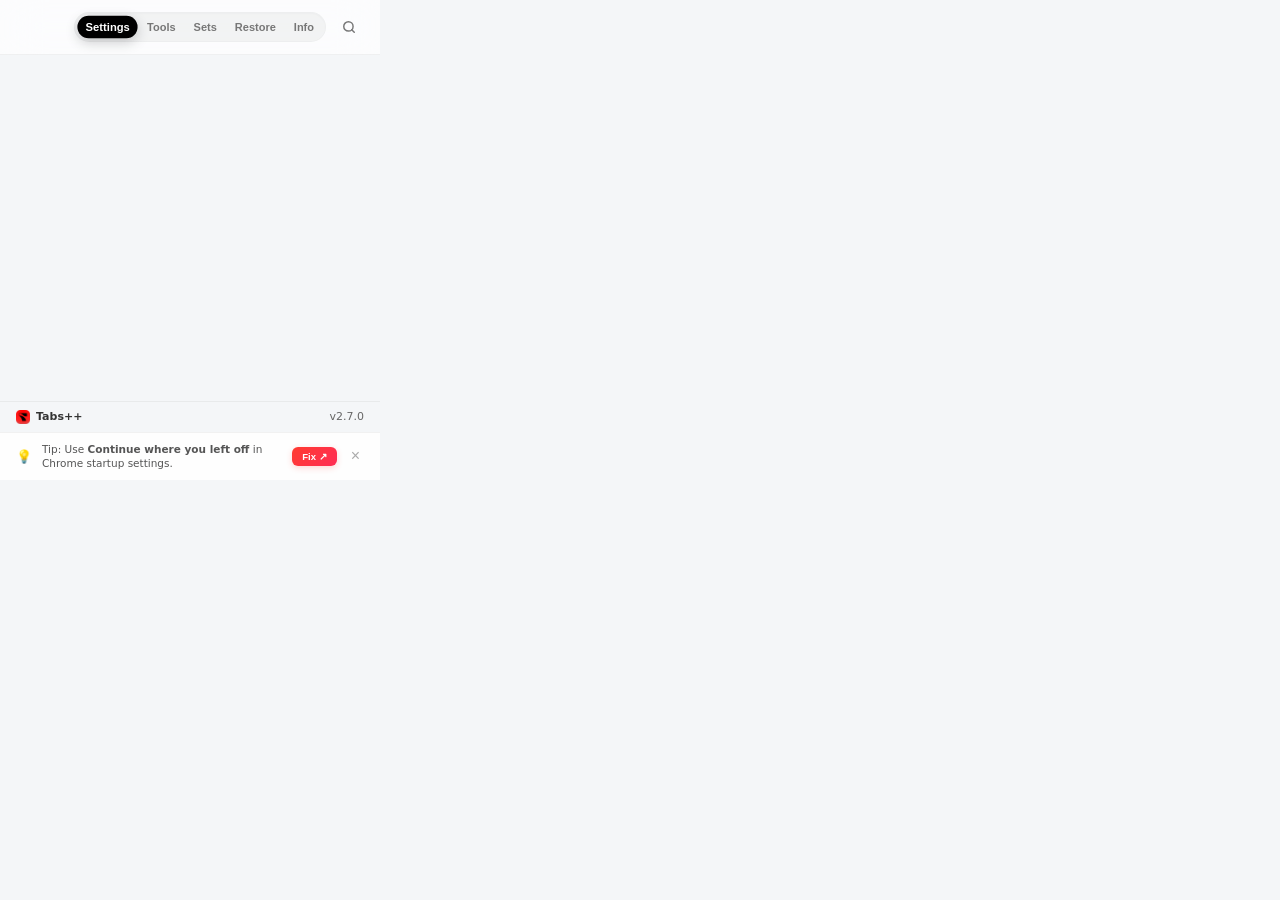
<file: popup.html>
<!DOCTYPE html>
<html lang="en">
<head>
  <meta charset="UTF-8" />
  <meta name="viewport" content="width=device-width, initial-scale=1.0">
  <title>Tabs++</title>
  <style>
    /* ── Reset & Base ─────────────────────────── */
    *, *::before, *::after { box-sizing: border-box; margin: 0; padding: 0; scrollbar-width: none; -ms-overflow-style: none; }
    *::-webkit-scrollbar { display: none; width: 0; height: 0; }

    html {
      width: 380px;
      min-height: 480px;
    }

    body {
      width: 380px;
      min-height: 480px;
      font-family: -apple-system, BlinkMacSystemFont, 'Segoe UI', system-ui, sans-serif;
      font-size: 12px;
      background: #f4f6f8;
      color: #000;
      -webkit-font-smoothing: antialiased;
      user-select: none;
      overflow-x: hidden;
      overflow-y: auto;
      scrollbar-width: none;
      -ms-overflow-style: none;
      display: flex;
      flex-direction: column;
    }

    body::-webkit-scrollbar { display: none; width: 0; }

    /* ── Header (Glass) ────────────────────────── */
    .header {
      display: flex;
      align-items: center;
      justify-content: space-between;
      padding: 12px 16px;
      background: rgba(255, 255, 255, 0.7);
      backdrop-filter: blur(20px) saturate(180%);
      -webkit-backdrop-filter: blur(20px) saturate(180%);
      border-bottom: 1px solid rgba(0, 0, 0, 0.05);
      position: sticky;
      top: 0;
      z-index: 100;
      gap: 12px;
    }





    .header-right {
      display: flex;
      align-items: center;
      gap: 10px;
      flex: 1;
      justify-content: flex-end;
    }

    /* ── Tabs Dock ─────────────────────────────── */
    .tabs-dock {
      display: flex;
      align-items: center;
      background: rgba(0, 0, 0, 0.04);
      padding: 3px;
      border-radius: 20px;
      gap: 2px;
      border: 1px solid rgba(0, 0, 0, 0.02);
      box-shadow: inset 0 1px 2px rgba(0,0,0,0.03);
    }

    .tab-btn {
      padding: 5px 12px;
      font-size: 10px;
      font-weight: 600;
      color: #777;
      background: transparent;
      border: none;
      border-radius: 16px;
      cursor: pointer;
      transition: all 0.25s cubic-bezier(0.4, 0, 0.2, 1);
      white-space: nowrap;
    }

    .tab-btn:hover {
      color: #000;
      background: rgba(255, 255, 255, 0.5);
    }

    .tab-btn.active {
      color: #fff;
      background: #000;
      box-shadow: 0 4px 12px rgba(0,0,0,0.2);
      transform: scale(1.02);
    }

    .tab-btn:active {
      transform: scale(0.96);
    }

    /* ── Search Bar Row ────────────────────────── */
    .search-row {
      max-height: 0;
      overflow: hidden;
      transition: all 0.4s cubic-bezier(0.4, 0, 0.2, 1);
      background: rgba(255, 255, 255, 0.8);
      backdrop-filter: blur(20px);
      border-bottom: 0 solid rgba(0, 0, 0, 0.05);
      opacity: 0;
      transform: translateY(-5px);
    }

    .search-row.active {
      max-height: 52px;
      opacity: 1;
      border-bottom-width: 1px;
      padding: 10px 16px;
      transform: translateY(0);
    }

    .search-input-wrapper {
      position: relative;
      width: 100%;
    }

    .search-input {
      width: 100%;
      height: 32px;
      padding: 0 34px 0 12px;
      background: rgba(0, 0, 0, 0.03);
      border: 1px solid rgba(0, 0, 0, 0.05);
      border-radius: 12px;
      font-size: 11.5px;
      font-weight: 500;
      outline: none;
      transition: all 0.3s ease;
    }

    .search-input:focus {
      background: #fff;
      border-color: #ff3b30;
      box-shadow: 0 0 0 3px rgba(255, 59, 48, 0.1), 0 4px 12px rgba(0,0,0,0.05);
    }

    .search-icon-inside {
      position: absolute;
      right: 12px;
      top: 50%;
      transform: translateY(-50%);
      color: #aaa;
      pointer-events: none;
      transition: color 0.3s;
    }

    .search-input:focus + .search-icon-inside {
      color: #ff3b30;
    }

    .btn-icon-subtle {
      width: 30px;
      height: 30px;
      display: flex;
      align-items: center;
      justify-content: center;
      background: transparent;
      border: none;
      border-radius: 10px;
      color: #777;
      cursor: pointer;
      transition: all 0.25s;
    }

    .btn-icon-subtle:hover {
      background: rgba(0, 0, 0, 0.05);
      color: #000;
    }

    .btn-icon-subtle:active {
      transform: scale(0.92);
    }

    .btn-icon-subtle.active {
      color: #ff3b30;
      background: rgba(255, 59, 48, 0.1);
    }

    .version {
      font-size: 10px;
      font-weight: 500;
      color: #bbb;
      text-decoration: none;
      transition: color 0.2s;
      margin-left: 4px;
    }

    .version:hover {
      color: #ff3b30;
    }

    /* ── Vault Alert (Footer) ───────────────────── */
    
    #vault-text {
      font-size: 11.5px;
      font-weight: 600;
      color: #444;
      margin-bottom: 0;
      white-space: nowrap;
      overflow: hidden;
      text-overflow: ellipsis;
    }

    .vault-actions {
      display: flex;
      gap: 8px;
      align-items: center;
    }

    .btn-slim {
      padding: 4px 10px;
      font-size: 10px;
      border-radius: 8px;
    }

    /* ── Search & Startup ──────────────────────── */
    .startup-alert {
      display: flex;
      align-items: center;
      justify-content: space-between;
      gap: 8px;
      margin: 16px 16px 4px;
      padding: 8px 12px;
      background: rgba(255, 59, 48, 0.06);
      backdrop-filter: blur(10px);
      -webkit-backdrop-filter: blur(10px);
      border: 1px solid rgba(255, 59, 48, 0.12);
      border-radius: 12px;
      font-size: 10.5px;
      color: #555;
      box-shadow: 0 4px 12px rgba(255, 59, 48, 0.03);
    }

    .alert-close {
      background: transparent;
      border: none;
      color: inherit;
      padding: 4px;
      cursor: pointer;
      font-size: 14px;
      line-height: 1;
      opacity: 0.4;
      transition: opacity 0.2s;
    }
    .alert-close:hover { opacity: 1; }
    
    #fix-startup-btn {
      background: linear-gradient(135deg, #ff3b30 0%, #ff2d55 100%);
      color: #fff;
      border: none;
      padding: 4px 10px;
      border-radius: 6px;
      font-size: 9.5px;
      cursor: pointer;
      font-weight: 700;
      white-space: nowrap;
      box-shadow: 0 2px 6px rgba(255, 59, 48, 0.2);
    }
    #fix-startup-btn:hover { transform: scale(1.05); }

    /* ── Grid Layout ─────────────────────────── */
    .features-grid {
      display: grid;
      grid-template-columns: 1fr 1fr;
      gap: 14px;
      padding: 16px;
    }

    .feature-card {
      background: #ffffff;
      border: 1px solid rgba(0, 0, 0, 0.04);
      border-radius: 16px;
      padding: 14px;
      display: flex;
      flex-direction: column;
      gap: 8px;
      transition: all 0.3s cubic-bezier(0.4, 0, 0.2, 1);
      position: relative;
      cursor: pointer;
      box-shadow: 0 2px 12px rgba(0,0,0,0.03);
      overflow: hidden;
    }

    .feature-card:hover {
      background: #ffffff;
      border-color: rgba(0, 0, 0, 0.08);
      transform: translateY(-4px);
      box-shadow: 0 12px 24px rgba(0,0,0,0.06);
    }

    .card-header {
      display: flex;
      justify-content: space-between;
      align-items: center;
      margin-bottom: 2px;
      position: relative;
      z-index: 1;
    }

    .card-icon {
      width: 28px;
      height: 28px;
      display: flex;
      align-items: center;
      justify-content: center;
      background: #f8f8fa;
      border-radius: 10px;
      color: #000;
      transition: all 0.4s ease;
      border: 1px solid rgba(0, 0, 0, 0.02);
    }
    
    .feature-card.is-on {
      background: #000000 !important;
      border-color: #222;
      box-shadow: 0 20px 40px rgba(0,0,0,0.4), 0 0 0 1px rgba(255, 59, 48, 0.1);
      transform: translateY(-2px);
    }

    /* Premium Red Mesh Leak */
    .feature-card.is-on::before {
      content: '';
      position: absolute;
      top: -15px;
      left: -15px;
      width: 80px;
      height: 80px;
      background: radial-gradient(circle, rgba(255, 59, 48, 0.45) 0%, transparent 70%);
      filter: blur(18px);
      z-index: 0;
      animation: pulse-leak 4s infinite alternate ease-in-out;
    }
    
    @keyframes pulse-leak {
      from { opacity: 0.6; transform: scale(1); }
      to { opacity: 1; transform: scale(1.2); }
    }

    /* Reduce Visual Effects mode — freeze the per-card blur animation */
    body.fx-off .feature-card.is-on::before {
      animation: none;
    }
    
    .feature-card.is-on .card-icon {
      background: rgba(255, 255, 255, 0.12);
      color: #fff;
      border-color: rgba(255, 255, 255, 0.05);
    }

    .feature-card.is-on .feature-title { color: #fff; }
    .feature-card.is-on .feature-desc { color: rgba(255, 255, 255, 0.55); }

    .feature-card.palette-disabled {
      opacity: 0.38;
      pointer-events: none;
      cursor: not-allowed;
      filter: grayscale(0.4);
    }

    .tools-list-disabled {
      display: flex;
      align-items: center;
      justify-content: center;
      min-height: 320px;
    }

    .tools-disabled-overlay {
      text-align: center;
      padding: 32px 24px;
      color: #999;
    }

    .tools-disabled-icon {
      margin-bottom: 16px;
      opacity: 0.4;
    }

    .tools-disabled-title {
      font-size: 14px;
      font-weight: 700;
      color: #666;
      margin-bottom: 6px;
    }

    .tools-disabled-text {
      font-size: 11px;
      color: #999;
      line-height: 1.5;
    }

    .tools-hint {
      font-size: 10px;
      color: #888;
      background: rgba(124, 135, 248, 0.06);
      border: 1px solid rgba(124, 135, 248, 0.12);
      border-radius: 8px;
      padding: 8px 12px;
      margin-bottom: 12px;
      line-height: 1.4;
    }

    .feature-title {
      font-size: 13px;
      font-weight: 700;
      color: #000;
      line-height: 1.2;
      margin-top: 2px;
      position: relative;
      z-index: 1;
    }

    .feature-desc {
      font-size: 10.5px;
      color: #777;
      line-height: 1.5;
      margin-top: -2px;
      position: relative;
      z-index: 1;
    }

    .badge {
      font-size: 8.5px;
      font-weight: 800;
      text-transform: uppercase;
      color: #888;
      background: rgba(0, 0, 0, 0.05);
      border-radius: 5px;
      padding: 3px 6px;
      line-height: 1;
      margin-right: 8px;
      letter-spacing: 0.02em;
    }
    
    .feature-card.is-on .badge {
      background: rgba(255, 255, 255, 0.15);
      color: rgba(255, 255, 255, 0.9);
    }

    /* ── Toggle Switch ────────────────── */
    .toggle-wrap {
      width: 34px;
      height: 20px;
      position: relative;
    }

    .toggle-wrap input[type="checkbox"] {
      position: absolute;
      inset: 0;
      opacity: 0;
      cursor: pointer;
      z-index: 2;
    }

    .toggle-track {
      position: absolute;
      inset: 0;
      border-radius: 100px;
      background: #e5e5ea;
      transition: 0.3s cubic-bezier(0.4, 0, 0.2, 1);
    }

    .toggle-thumb {
      position: absolute;
      top: 2px;
      left: 2px;
      width: 16px;
      height: 16px;
      border-radius: 50%;
      background: #fff;
      transition: 0.3s cubic-bezier(0.4, 0, 0.2, 1);
      box-shadow: 0 2px 4px rgba(0,0,0,0.1);
    }

    .toggle-wrap.is-on .toggle-track { background: linear-gradient(135deg, #ff3b30 0%, #ff2d55 100%); }
    .toggle-wrap.is-on .toggle-thumb { transform: translateX(14px); }

    .toggle-wrap:active .toggle-thumb { width: 20px; }
    .toggle-wrap.is-on:active .toggle-thumb { transform: translateX(10px); }

    /* ── Sets ───────────────────────────────── */
    .set-create {
      display: flex;
      gap: 10px;
      padding: 16px;
      background: transparent;
    }

    .set-input {
      flex: 1;
      padding: 10px 14px;
      background: rgba(0, 0, 0, 0.03);
      backdrop-filter: blur(10px);
      border: 1px solid rgba(0, 0, 0, 0.05);
      border-radius: 12px;
      font-size: 12px;
      outline: none;
      transition: all 0.3s;
    }
    .set-input:focus { border-color: #ff3b30; background: #fff; box-shadow: 0 4px 12px rgba(0,0,0,0.05); }

    .btn {
      padding: 10px 16px;
      border-radius: 10px;
      font-weight: 700;
      font-size: 11.5px;
      cursor: pointer;
      border: none;
      transition: all 0.25s;
    }
    .btn-dark { 
      background: linear-gradient(135deg, #000 0%, #222 100%); 
      color: #fff; 
      box-shadow: 0 4px 12px rgba(0,0,0,0.15);
    }
    .btn-dark:hover { transform: translateY(-2px); box-shadow: 0 6px 16px rgba(0,0,0,0.25); }
    .btn-dark:active { transform: scale(0.96); }

    .set-list { padding: 8px 16px 16px; }
    .set-item {
      background: rgba(255, 255, 255, 0.7);
      backdrop-filter: blur(20px);
      -webkit-backdrop-filter: blur(20px);
      margin-bottom: 12px;
      padding: 14px;
      border-radius: 16px;
      border: 1px solid rgba(0, 0, 0, 0.04);
      display: flex;
      justify-content: space-between;
      align-items: center;
      transition: all 0.3s cubic-bezier(0.4, 0, 0.2, 1);
      box-shadow: 0 4px 12px rgba(0,0,0,0.02);
    }
    .set-item:hover { 
      background: #fff;
      border-color: rgba(0, 0, 0, 0.08);
      transform: translateY(-2px);
      box-shadow: 0 8px 24px rgba(0,0,0,0.06);
    }

    .set-name {
      font-weight: 750;
      font-size: 12px;
      color: #000;
      display: flex;
      flex-direction: column;
      gap: 4px;
    }

    .set-badge {
      display: inline-block;
      font-size: 8px;
      font-weight: 900;
      color: #999;
      letter-spacing: 0.12em;
      text-transform: uppercase;
      background: rgba(0, 0, 0, 0.04);
      padding: 2px 5px;
      border-radius: 4px;
      width: fit-content;
    }

    .set-actions {
      display: flex;
      gap: 6px;
    }

    .btn-icon {
      width: 30px;
      height: 30px;
      display: flex;
      align-items: center;
      justify-content: center;
      background: #f8f8fa;
      border: 1px solid rgba(0, 0, 0, 0.04);
      border-radius: 10px;
      color: #000;
      cursor: pointer;
      font-size: 14px;
      transition: all 0.25s cubic-bezier(0.4, 0, 0.2, 1);
    }
    .btn-icon:hover {
      background: linear-gradient(135deg, #ff3b30 0%, #ff2d55 100%);
      color: #fff;
      border-color: transparent;
      transform: translateY(-2px);
      box-shadow: 0 4px 12px rgba(255, 59, 48, 0.2);
    }
    .btn-icon:active { transform: scale(0.92); }

    .tab-content { display: none; }
    .tab-content.active { display: block; }

    /* ── Footer ───────────────────────────────── */

    /* ── Tip Footer ────────────────────────────── */
    .section-header {
      font-size: 10px; font-weight: 800; letter-spacing: 1.2px;
      text-transform: uppercase; color: #aaa;
      padding: 14px 4px 6px;
      grid-column: 1 / -1;
    }
    #tip-footer {
      display: flex;
      align-items: center;
      gap: 10px;
      padding: 9px 16px;
      background: rgba(255, 255, 255, 0.85);
      backdrop-filter: blur(20px);
      border-top: 1px solid rgba(0, 0, 0, 0.05);
      font-size: 10.5px;
      color: #555;
      position: sticky;
      bottom: 0;
      z-index: 10;
    }

    #tip-footer .tip-icon {
      font-size: 13px;
      flex-shrink: 0;
    }

    #tip-footer .tip-text {
      flex: 1;
      line-height: 1.4;
    }

    #tip-fix-btn {
      background: linear-gradient(135deg, #ff3b30 0%, #ff2d55 100%);
      color: #fff;
      border: none;
      padding: 4px 10px;
      border-radius: 6px;
      font-size: 9.5px;
      font-weight: 700;
      cursor: pointer;
      white-space: nowrap;
      box-shadow: 0 2px 6px rgba(255,59,48,0.2);
      flex-shrink: 0;
    }
    #tip-fix-btn:hover { transform: scale(1.05); }

    #tip-close-btn {
      background: transparent;
      border: none;
      color: #aaa;
      font-size: 16px;
      line-height: 1;
      cursor: pointer;
      padding: 2px 4px;
      flex-shrink: 0;
      transition: color 0.2s;
    }
    #tip-close-btn:hover { color: #000; }

    /* Search swaps inline with the tab menu while active */
    .header-right { flex: 1; gap: 8px; }
    #search-row {
      display: none; flex: 1; max-height: none; overflow: visible;
      opacity: 1; transform: none; border-bottom: 0; padding: 0;
      background: transparent; backdrop-filter: none;
    }
    .header.searching #search-row { display: flex; align-items: center; }
    .header.searching .tabs-dock { display: none; }
    .tabs-dock { flex-wrap: nowrap; }
    .tab-btn { font-size: 11px; padding: 5px 8px; }
    /* Footers pinned to the popup bottom regardless of content height */
    .tab-content { flex: 1 0 auto; }

    /* Footer brand */
    .brand-footer {
      display: flex; align-items: center; justify-content: space-between;
      padding: 8px 16px; border-top: 1px solid rgba(0, 0, 0, 0.05);
      font-size: 11px; color: #999;
    }
    .brand-footer-name { font-weight: 700; color: #333; display: inline-flex; align-items: center; gap: 6px; }
    .brand-footer-logo { width: 14px; height: 14px; }
    .brand-footer .version { font-size: 11px; color: #666; text-decoration: none; }
    .brand-footer .version:hover { color: #000; text-decoration: underline; }

    /* Restore tab */
    .restore-section { padding: 14px 16px; border-bottom: 1px solid #f0f0f0; }
    .restore-title { font-size: 13px; font-weight: 700; color: #111; margin-bottom: 2px; }
    .restore-sub { font-size: 11px; color: #999; margin-bottom: 10px; }
    .restore-list { display: flex; flex-direction: column; gap: 2px; margin-bottom: 10px; }
    .restore-item {
      display: flex; align-items: center; gap: 10px;
      padding: 7px 8px; border-radius: 8px;
    }
    .restore-item[role="button"] { cursor: pointer; }
    .restore-item:hover { background: rgba(0, 0, 0, 0.04); }
    .restore-item[role="button"]:focus-visible { outline: 2px solid #7C87F8; outline-offset: -2px; }
    .restore-item-fav { width: 16px; height: 16px; flex-shrink: 0; border-radius: 3px; }
    .restore-item-name { font-size: 12px; font-weight: 600; color: #222; flex: 1; min-width: 0; white-space: nowrap; overflow: hidden; text-overflow: ellipsis; }
    .restore-item-url { font-size: 10.5px; color: #999; white-space: nowrap; }
    .restore-actions { display: flex; gap: 8px; }
    .restore-empty { padding: 40px 20px; text-align: center; font-size: 12px; color: #aaa; }

    /* Info tab */
    .info-block { padding: 18px 16px 10px; }
    .info-title { font-size: 18px; font-weight: 800; letter-spacing: -0.02em; }
    .info-title span { font-size: 12px; font-weight: 600; color: #999; margin-left: 4px; }
    .info-sub { font-size: 12px; color: #888; margin-top: 4px; }
    .info-links { display: flex; flex-direction: column; padding: 6px 8px; }
    .info-links a {
      padding: 10px 10px; font-size: 12.5px; font-weight: 600; color: #333;
      text-decoration: none; border-radius: 8px;
    }
    .info-links a:hover { background: rgba(0, 0, 0, 0.04); color: #000; }
    .info-shortcut { padding: 12px 16px; font-size: 11px; color: #999; border-top: 1px solid #f0f0f0; }


  </style>
</head>
<body>

  <!-- Header & Tabs (Unified) -->
  <div class="header">
    <div class="header-right">
      <div class="tabs-dock">
        <button class="tab-btn active" data-target="settings-tab">Settings</button>
        <button class="tab-btn" data-target="tools-tab">Tools</button>
        <button class="tab-btn" data-target="sets-tab">Sets</button>
        <button class="tab-btn" data-target="restore-tab">Restore</button>
        <button class="tab-btn" data-target="info-tab">Info</button>
      </div>

      <div id="search-row" class="search-row">
        <div class="search-input-wrapper">
          <input type="text" id="global-search" class="search-input" placeholder="Search features & tools..." />
          <div class="search-icon-inside">
            <svg width="12" height="12" viewBox="0 0 24 24" fill="none" stroke="currentColor" stroke-width="3" stroke-linecap="round" stroke-linejoin="round"><circle cx="11" cy="11" r="8"></circle><line x1="21" y1="21" x2="16.65" y2="16.65"></line></svg>
          </div>
        </div>
      </div>

      <button id="search-trigger" class="btn-icon-subtle" title="Search">
        <svg width="14" height="14" viewBox="0 0 24 24" fill="none" stroke="currentColor" stroke-width="2.5" stroke-linecap="round" stroke-linejoin="round"><circle cx="11" cy="11" r="8"></circle><line x1="21" y1="21" x2="16.65" y2="16.65"></line></svg>
      </button>
    </div>
  </div>


  <div id="settings-tab" class="tab-content active">


    <!-- Grid -->
    <div id="feature-list" class="features-grid"></div>
  </div>

  <div id="tools-tab" class="tab-content">
    <div class="tools-hint">Enable a tool below, then press Ctrl+Shift+K (Cmd+Shift+K on Mac) and type &gt; to use it.</div>
    <!-- Grid -->
    <div id="tools-list" class="features-grid"></div>
  </div>

  <div id="sets-tab" class="tab-content">
    <div class="set-create">
      <input type="text" id="new-set-name" class="set-input" placeholder="Set name..." />
      <button id="save-set-btn" class="btn btn-dark">Save Window</button>
    </div>
    <div class="set-list" id="set-list-container"></div>
    
    <div style="padding: 12px 16px; display: flex; gap: 8px; border-top: 1px solid #eee;">
      <button id="export-sets-btn" class="btn btn-light" style="flex: 1; border:1px solid #eee; background:transparent;">Export</button>
      <button id="import-sets-btn" class="btn btn-light" style="flex: 1; border:1px solid #eee; background:transparent;">Import</button>
      <input type="file" id="import-file" style="display: none;" />
    </div>
  </div>

  <div id="restore-tab" class="tab-content">
    <div id="restore-archive-section" class="restore-section" hidden>
      <div class="restore-title">Archived tabs</div>
      <div class="restore-sub">Saved automatically over the last 24h — click a row to reopen it</div>
      <div id="restore-archive-list" class="restore-list"></div>
      <button id="restore-archive-btn" class="btn btn-dark btn-slim">Restore all</button>
    </div>
    <div id="restore-protected-section" class="restore-section" hidden>
      <div class="restore-title">Protected tabs from last session</div>
      <div id="restore-protected-list" class="restore-list"></div>
      <div class="restore-actions">
        <button id="restore-vault-btn" class="btn btn-dark btn-slim">Restore all</button>
        <button id="clear-vault-btn" class="btn btn-light btn-slim" style="border:1px solid #eee;">Dismiss</button>
      </div>
    </div>
    <div id="restore-empty" class="restore-empty" hidden>Nothing to restore. Protected and archived tabs will appear here.</div>
  </div>

  <div id="info-tab" class="tab-content">
    <div class="info-block">
      <div class="info-title">Tabs++ <span id="info-version"></span></div>
      <div class="info-sub">Premium tab management — workspaces, ghost prevention, smart grouping.</div>
    </div>
    <div class="info-links">
      <a href="https://github.com/CubeSeven/tabplusplus" target="_blank">GitHub repository ↗</a>
      <a href="https://github.com/CubeSeven/tabplusplus/tree/main/docs" target="_blank">Documentation ↗</a>
      <a href="https://github.com/CubeSeven/tabplusplus/releases" target="_blank">Release notes ↗</a>
      <a href="https://github.com/CubeSeven/tabplusplus/blob/main/SECURITY.md" target="_blank">Report an issue ↗</a>
    </div>
    <div class="info-shortcut">Palette Ctrl+Shift+K &nbsp;·&nbsp; Hibernate Ctrl+Shift+H &nbsp;·&nbsp; Split: type <b>a.com | b.com</b></div>
  </div>

  <div class="brand-footer">
    <span class="brand-footer-name"><img src="assets/icon16.png" class="brand-footer-logo" alt="" /> Tabs++</span>
    <a class="version" href="https://github.com/CubeSeven/tabplusplus" target="_blank" id="version-display">v2.7.0</a>
  </div>

  <!-- Footer (Tip) -->
  <div id="tip-footer">
    <span class="tip-icon">💡</span>
    <span class="tip-text">Tip: Use <b>Continue where you left off</b> in Chrome startup settings.</span>
    <button id="tip-fix-btn">Fix ↗</button>
    <button id="tip-close-btn">×</button>
  </div>

  <script type="module" src="popup.js"></script>
</body>
</html>
</file>
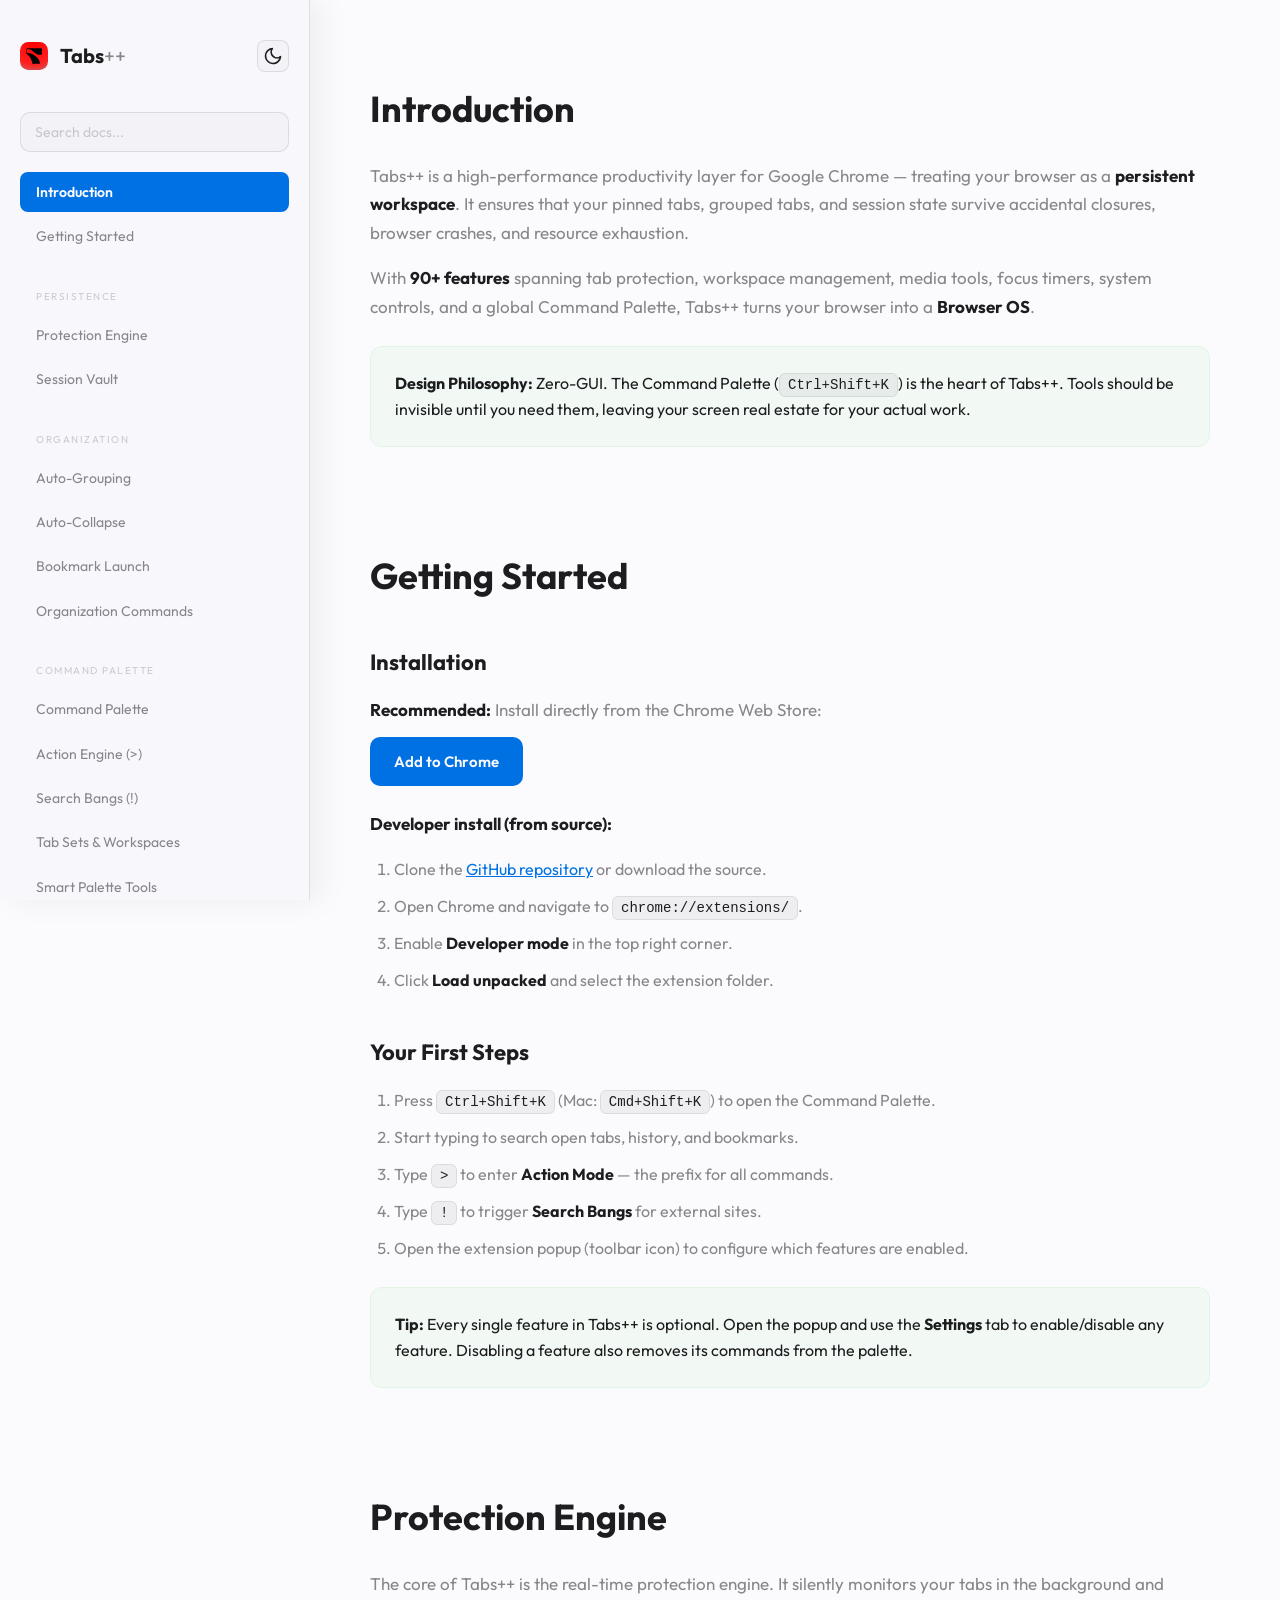
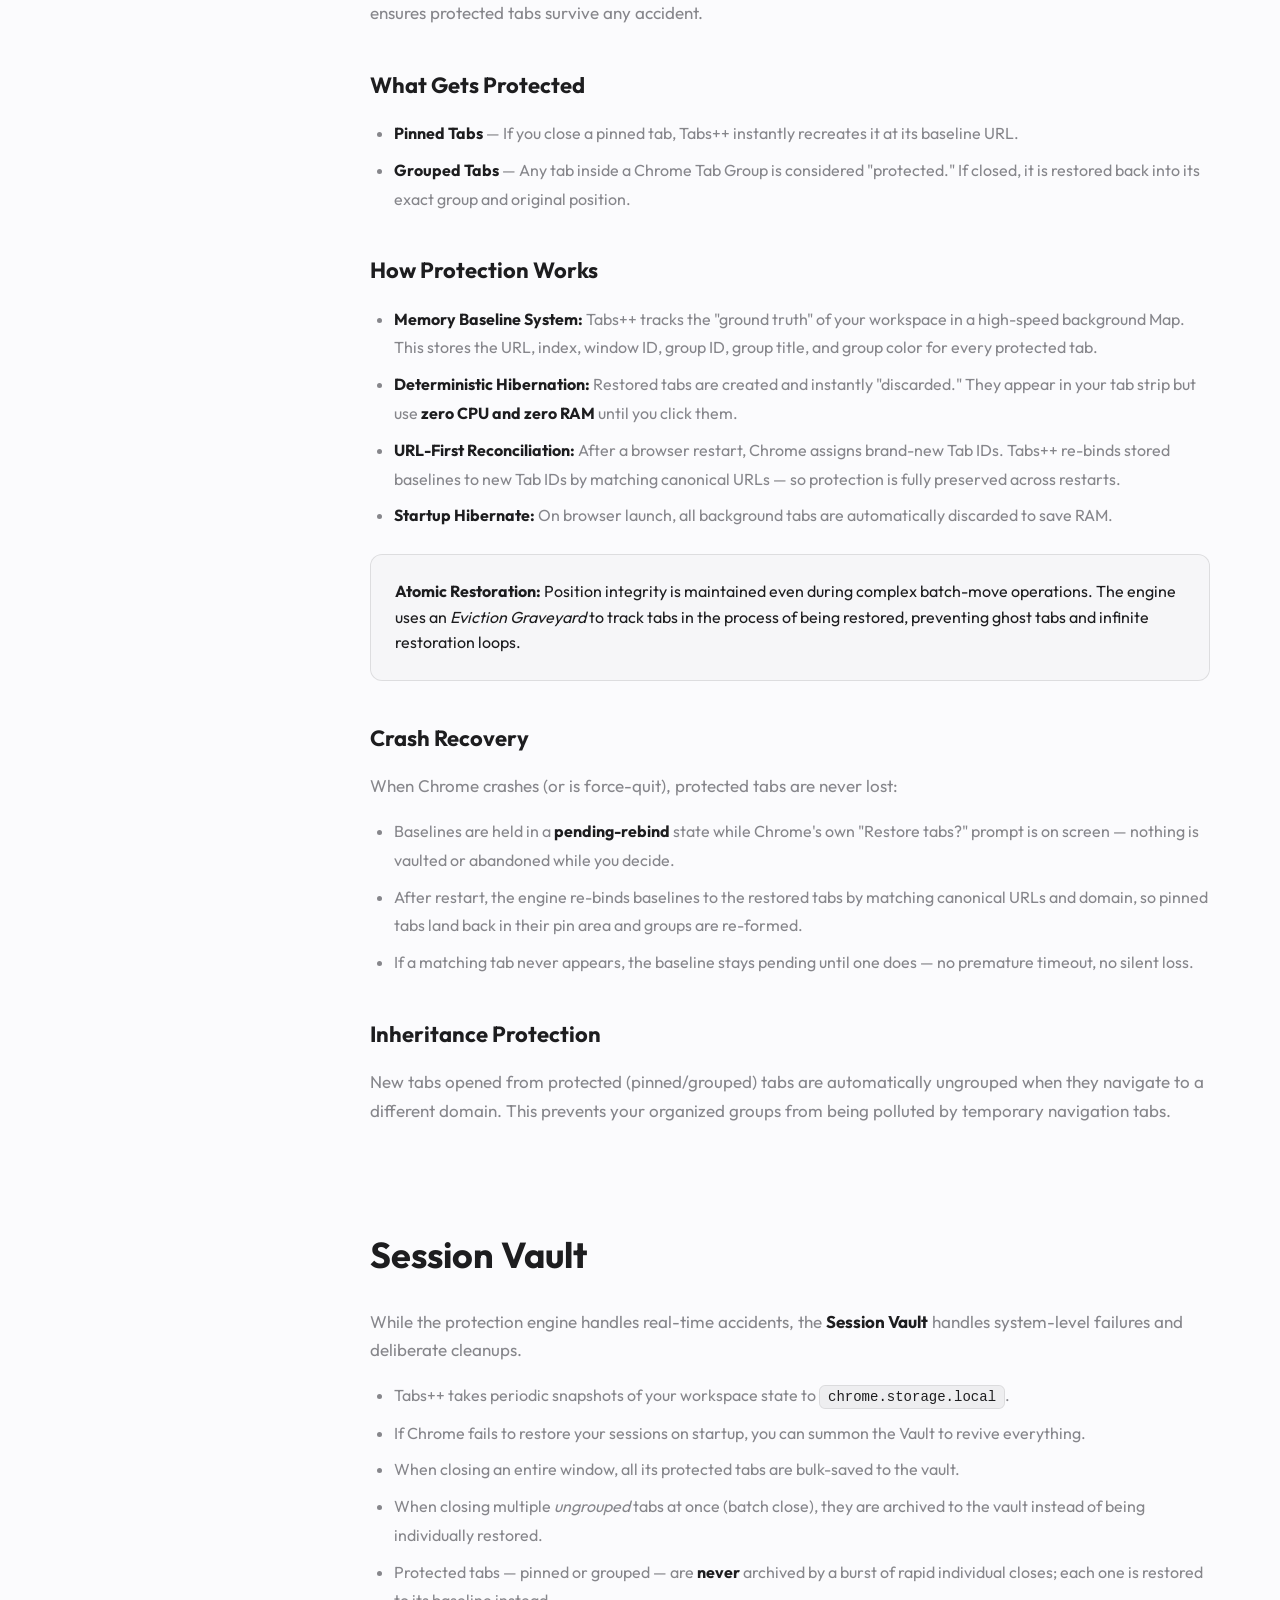
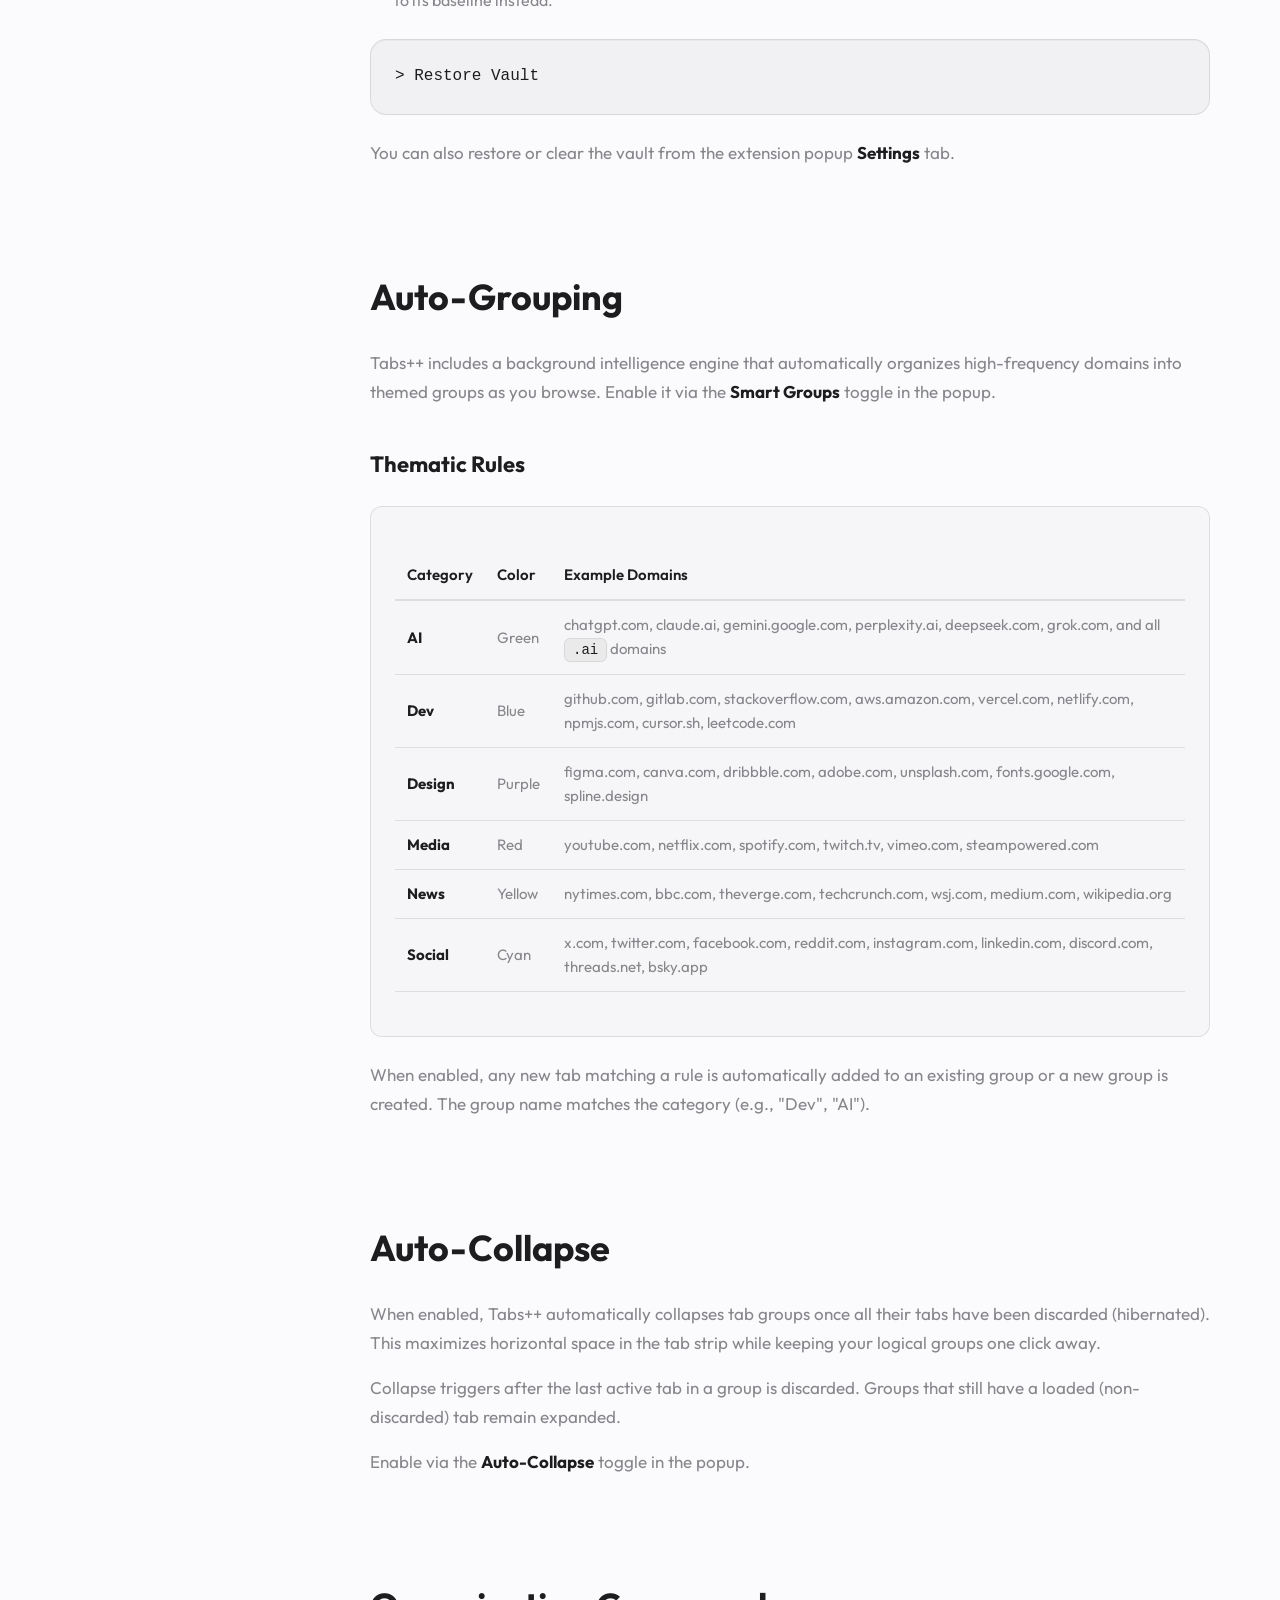
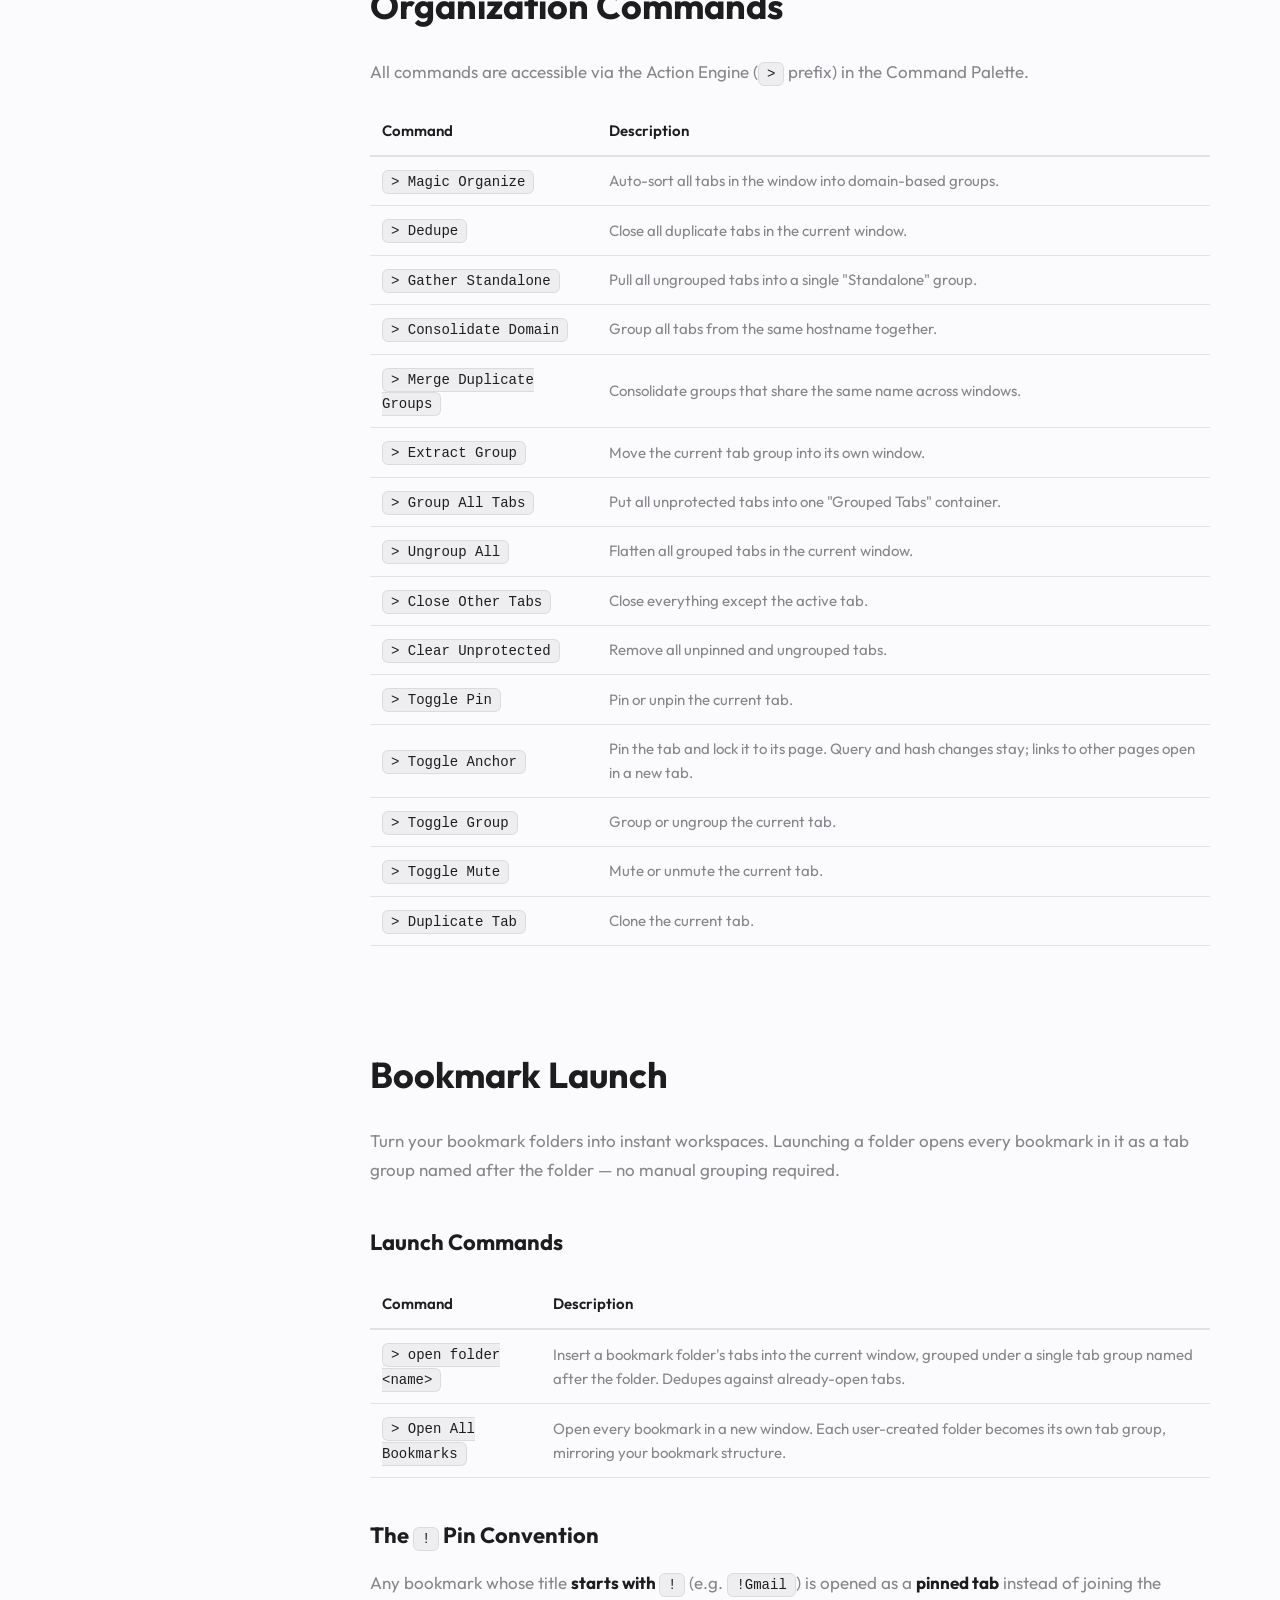
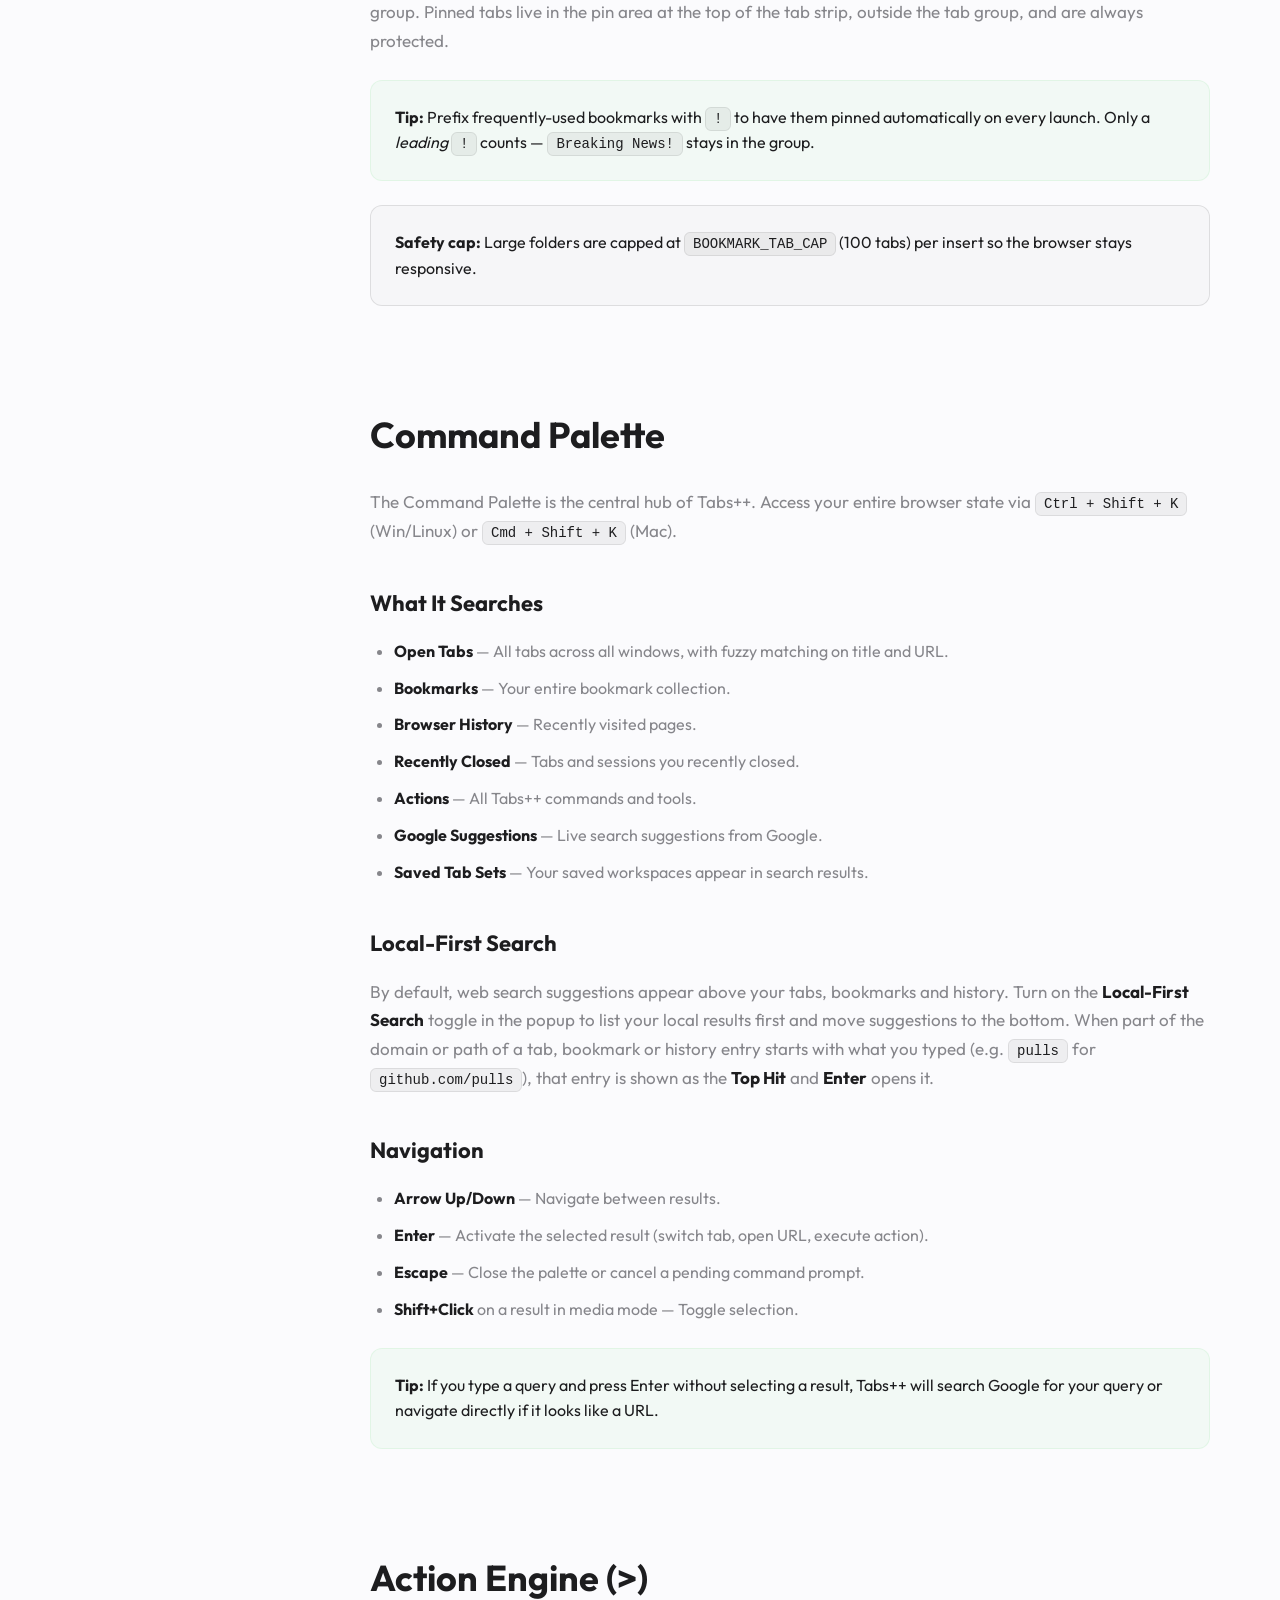
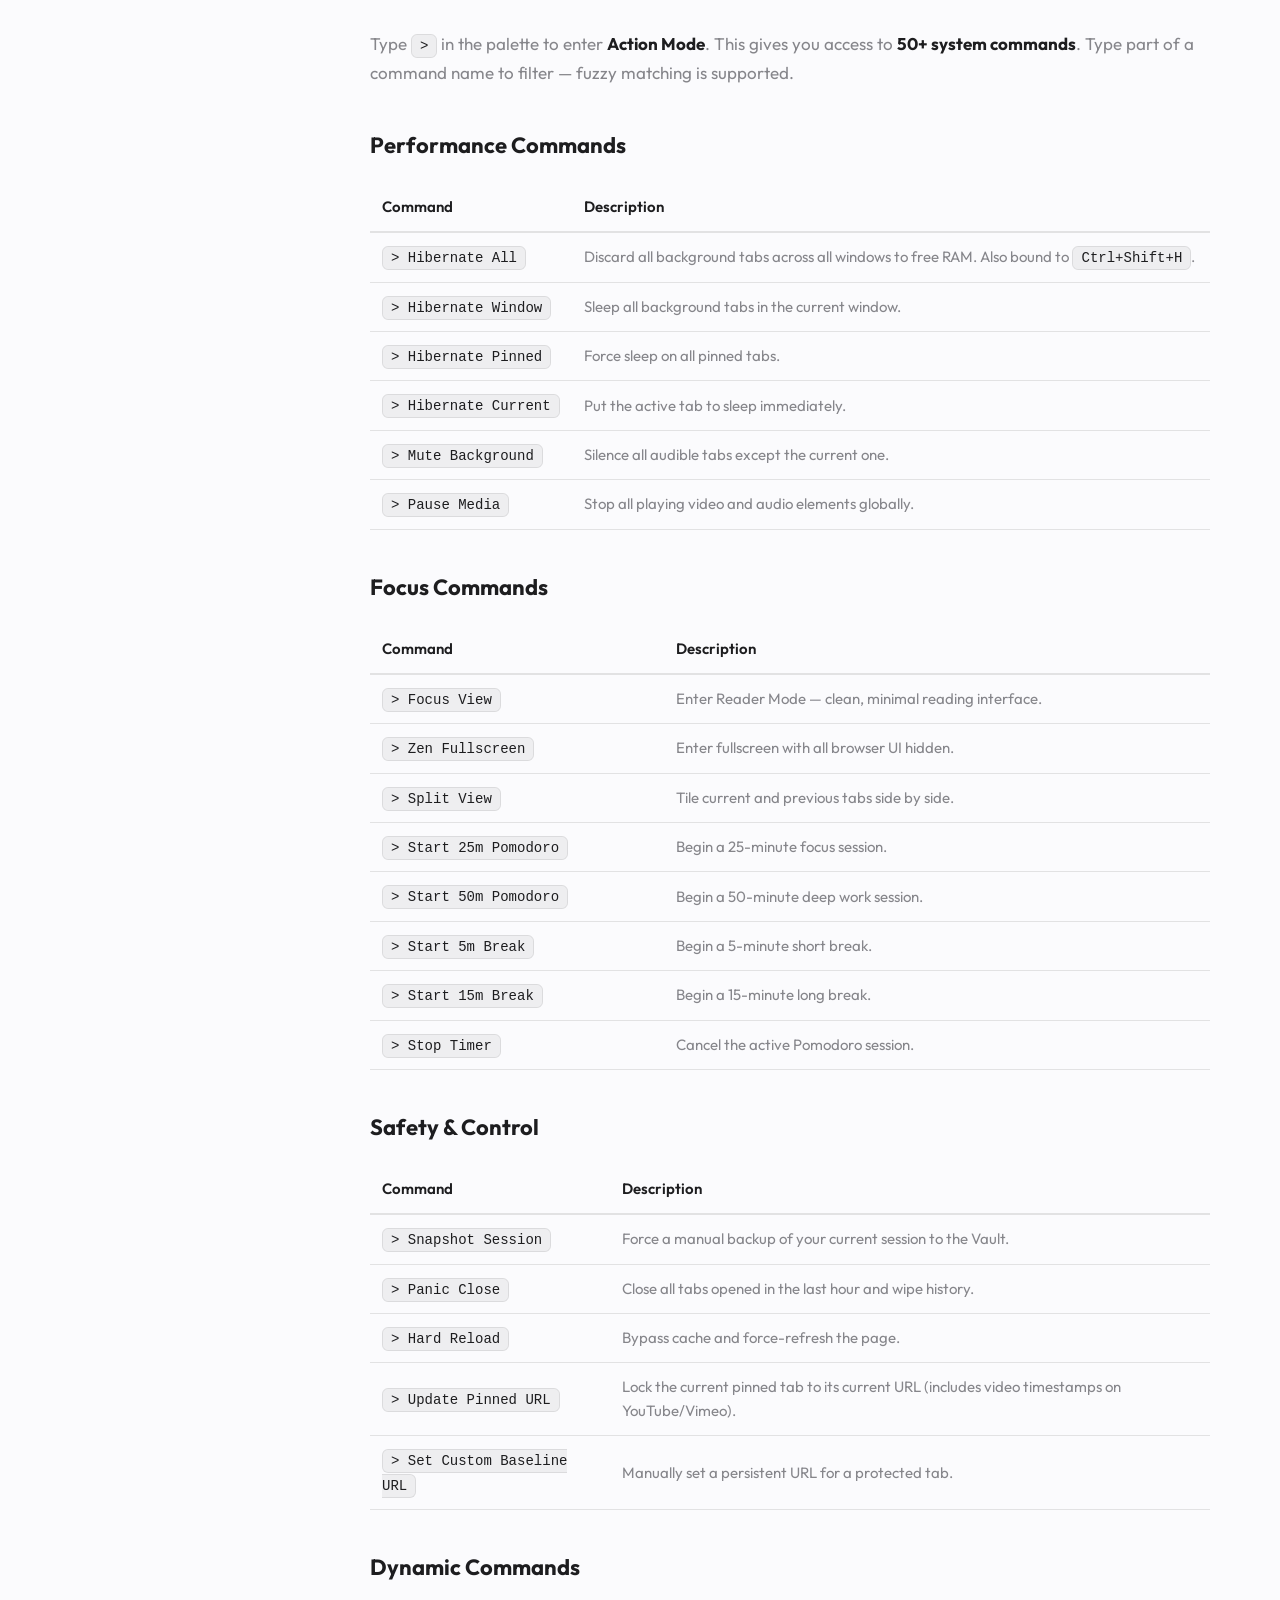
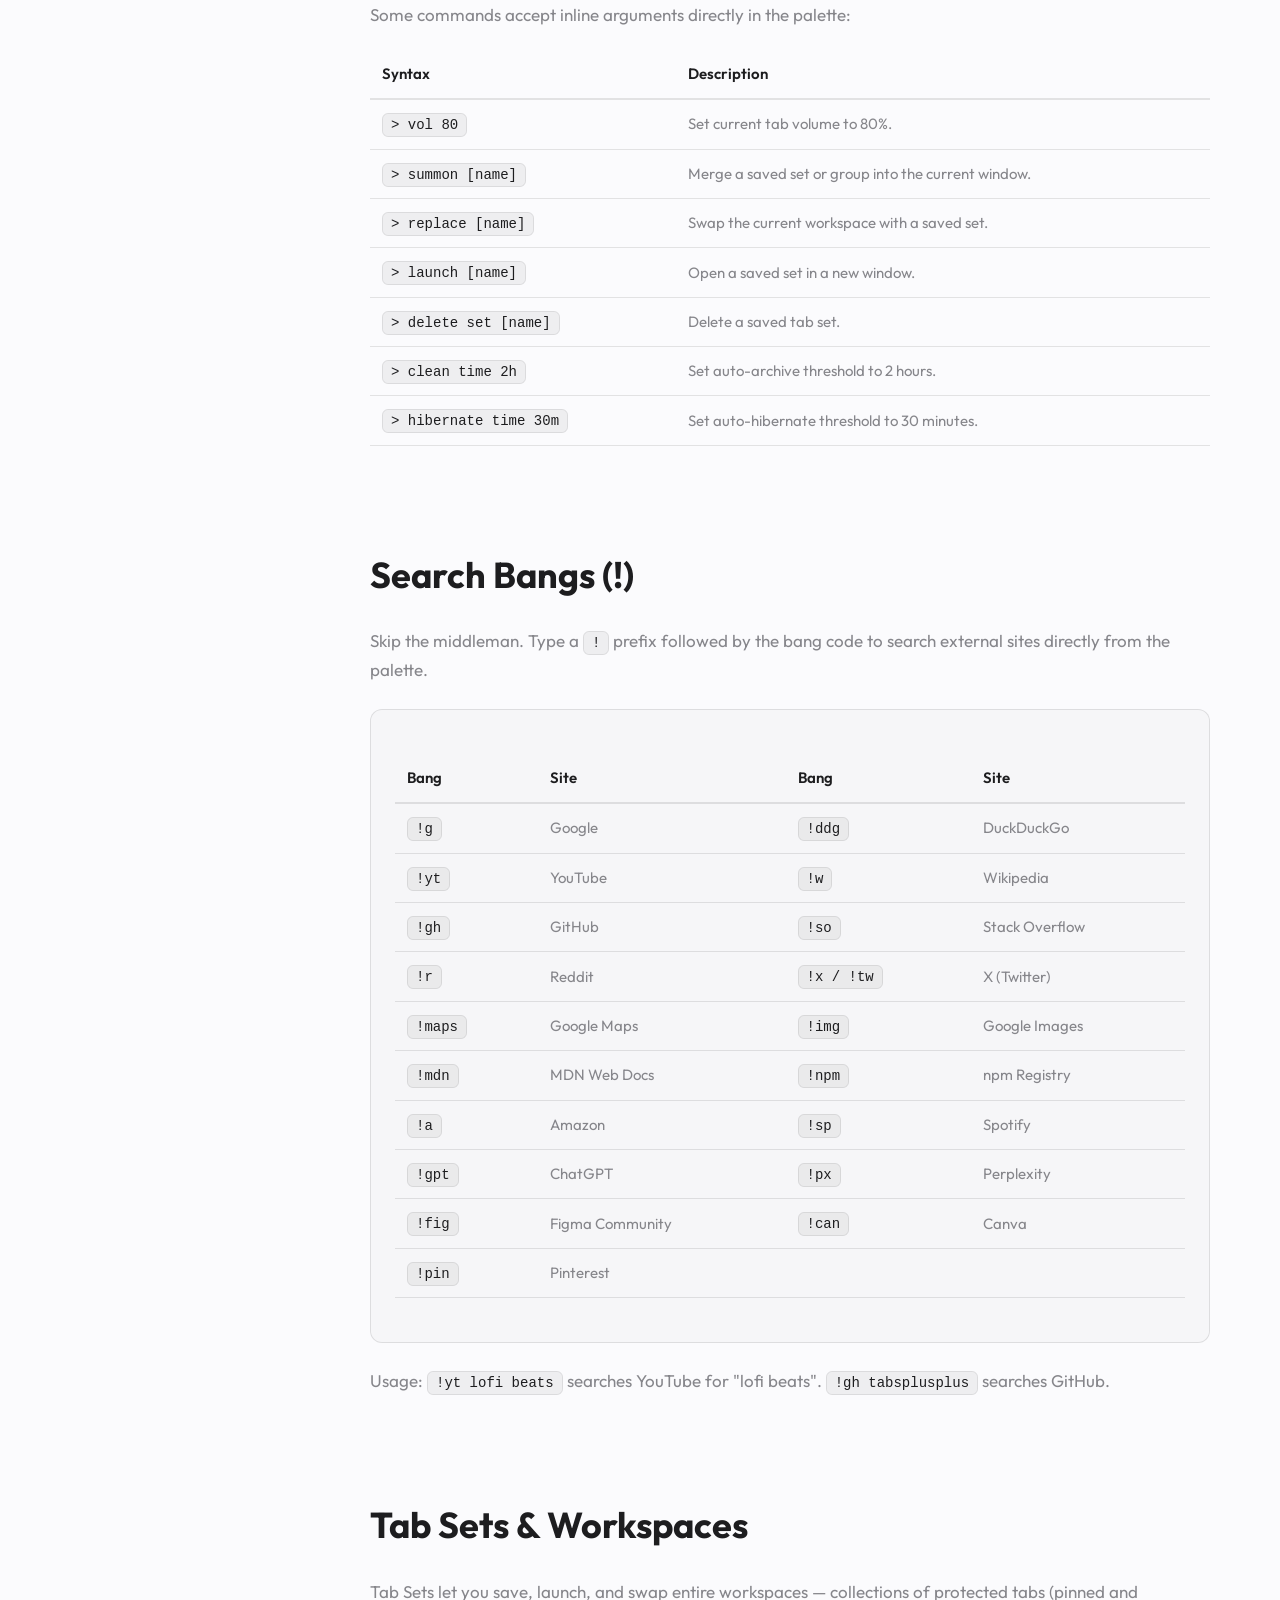
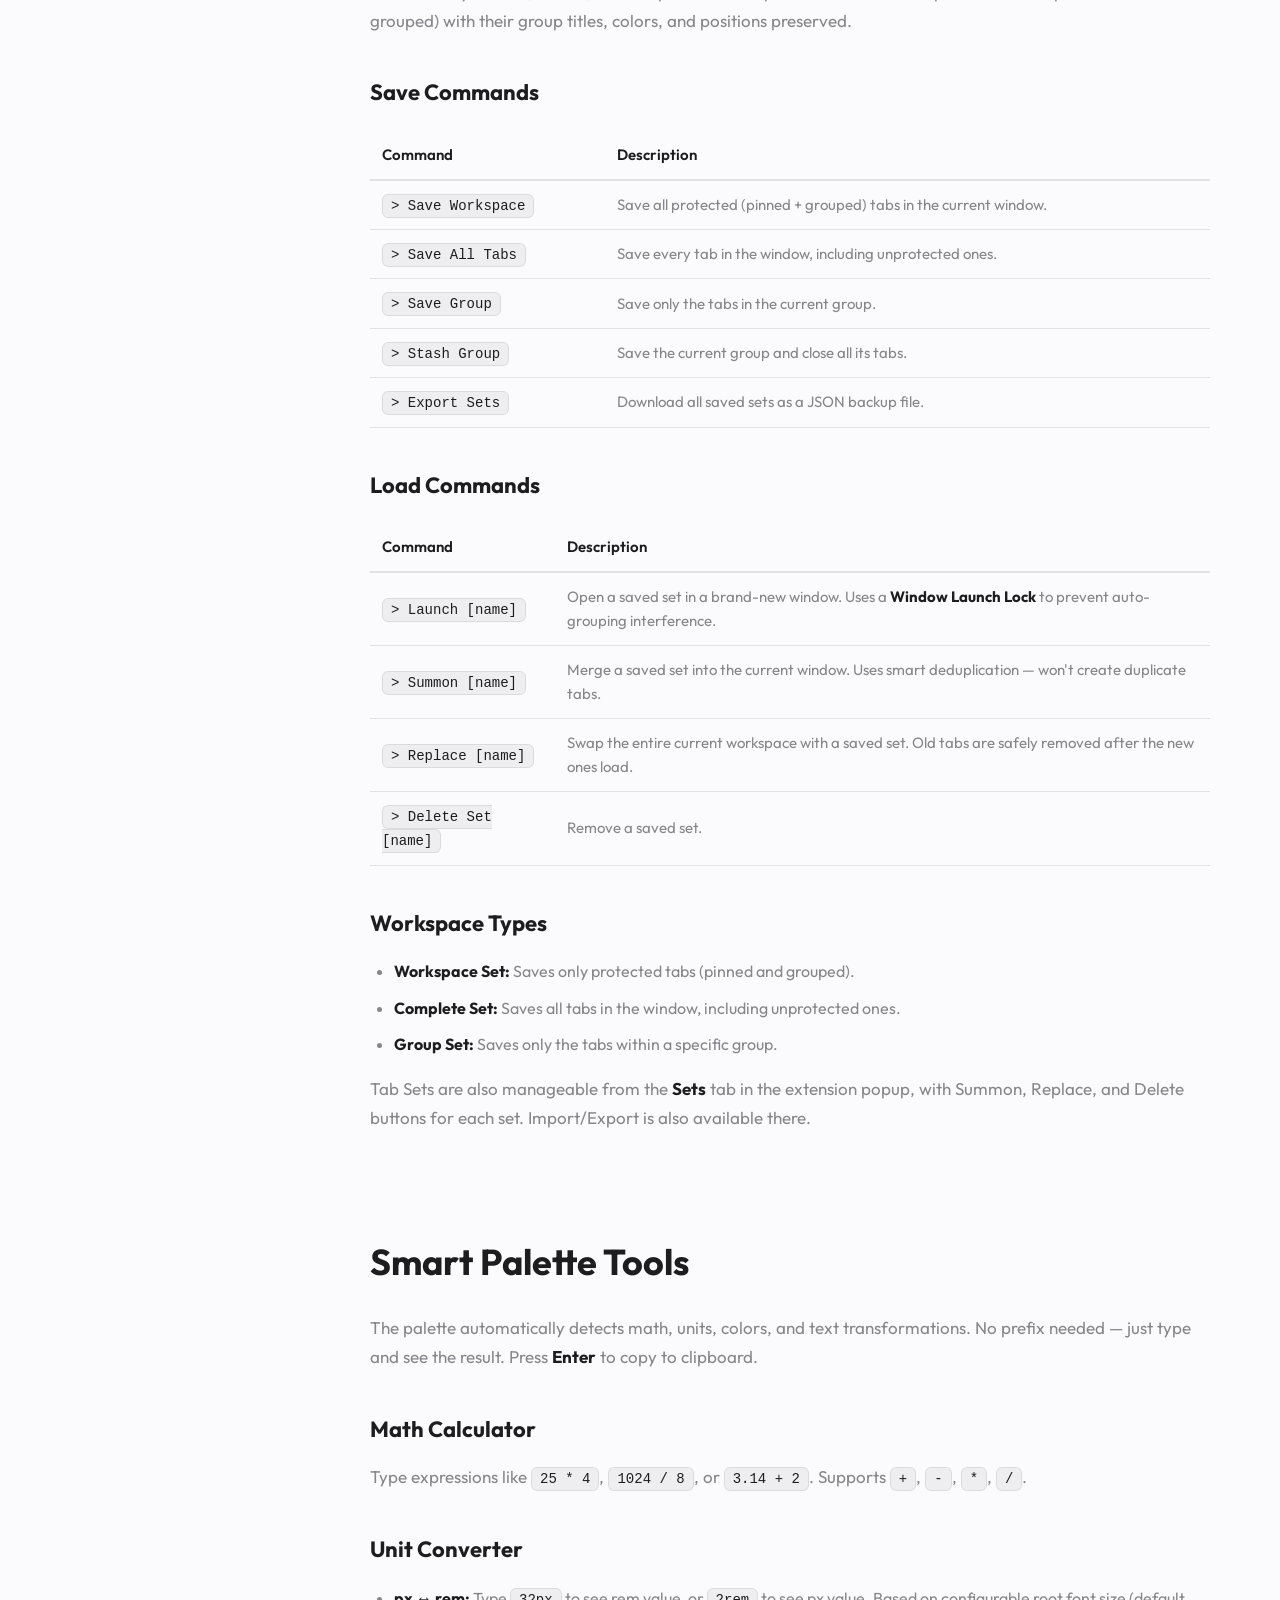
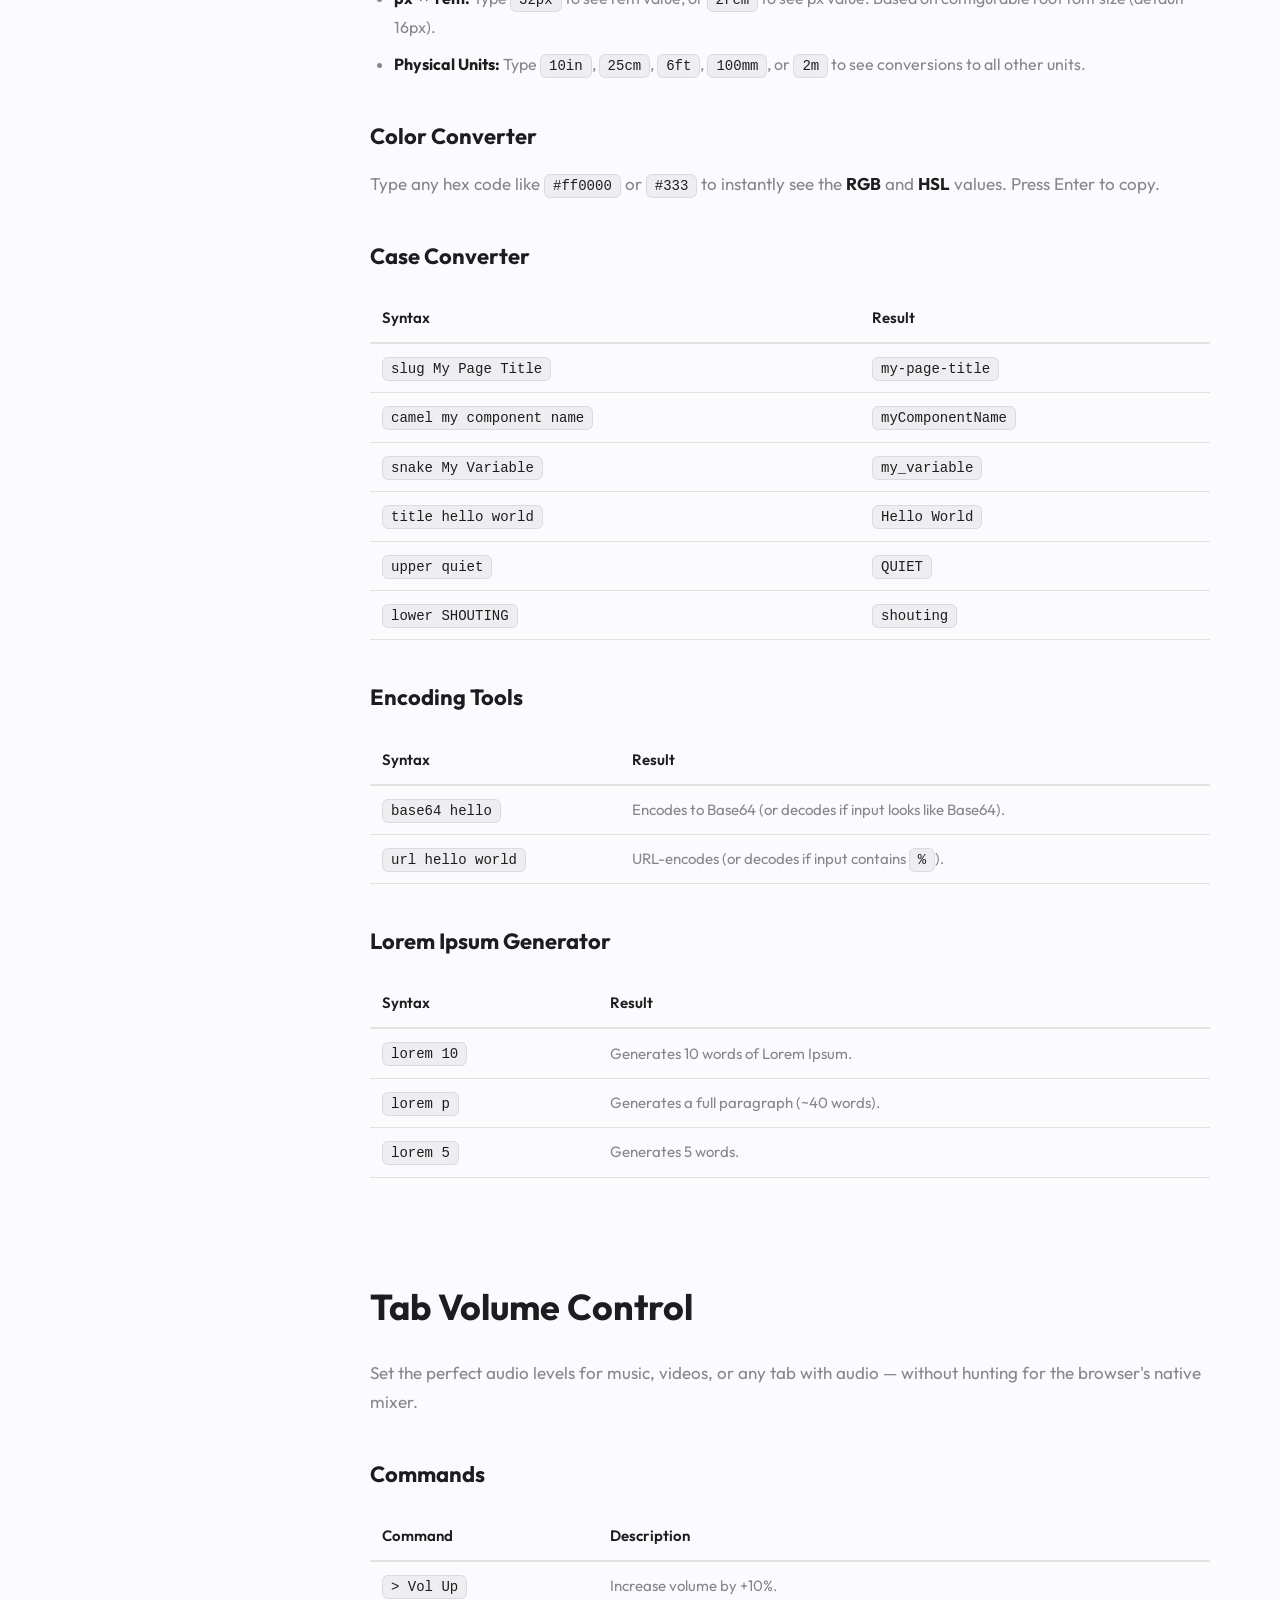
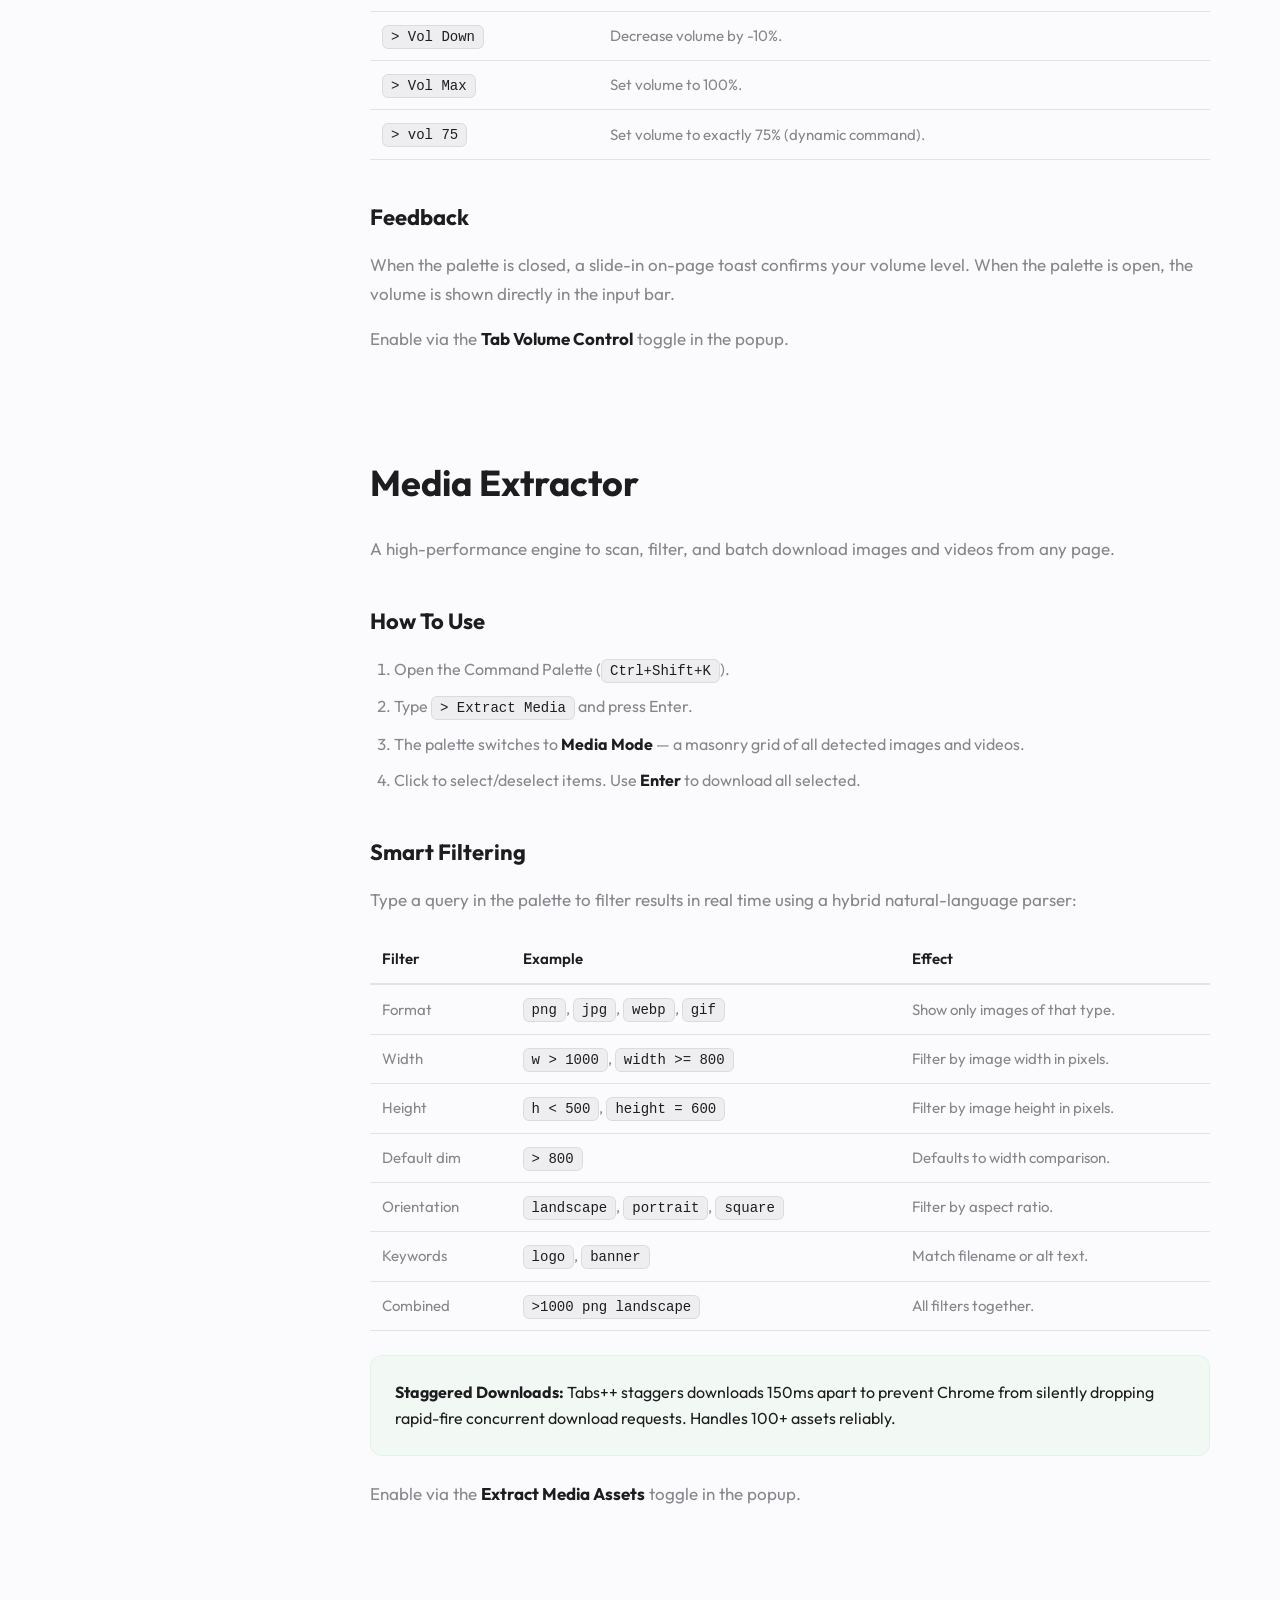
<file: docs/docs.html>
<!DOCTYPE html>
<html lang="en">
<head>
    <meta charset="UTF-8">
    <meta name="viewport" content="width=device-width, initial-scale=1.0">
    <title>Documentation | Tabs++</title>
    <link rel="icon" type="image/svg+xml" href="../assets/logo.svg">
    <meta name="description" content="Tabs++ documentation — tab protection, workspace persistence, command palette, media tools, and more.">
    <meta property="og:title" content="Documentation | Tabs++">
    <meta property="og:description" content="Tabs++ documentation — tab protection, workspace persistence, command palette, media tools, and more.">
    <meta property="og:type" content="website">
    <meta property="og:url" content="https://cubeseven.github.io/tabplusplus/docs.html">
    <meta property="og:image" content="https://cubeseven.github.io/tabplusplus/assets/logo.svg">
    <meta name="twitter:card" content="summary">
    <link rel="preconnect" href="https://fonts.googleapis.com">
    <link rel="preconnect" href="https://fonts.gstatic.com" crossorigin>
    <link href="https://fonts.googleapis.com/css2?family=Outfit:wght@300;400;500;600;700&display=swap" rel="stylesheet">
    <link rel="stylesheet" href="docs_styles.css">
    <link rel="stylesheet" href="docs.css">
</head>
<body class="dark-theme">
    <div class="docs-mobile-bar">
        <a href="index.html" class="mobile-logo">
            <img src="../assets/logo.svg" alt="Tabs++ Logo">
            <span>Tabs<span>++</span></span>
        </a>
        <button id="docs-menu-toggle" class="docs-menu-btn" aria-label="Open navigation" aria-expanded="false">
            <svg width="22" height="22" viewBox="0 0 24 24" fill="none" stroke="currentColor" stroke-width="2" stroke-linecap="round"><line x1="3" y1="6" x2="21" y2="6"/><line x1="3" y1="12" x2="21" y2="12"/><line x1="3" y1="18" x2="21" y2="18"/></svg>
        </button>
    </div>
    <div class="docs-overlay" id="docs-overlay" hidden></div>
    <div class="docs-page">
        <aside class="docs-sidebar-fixed" id="docs-sidebar">
            <div class="sidebar-header">
                <a href="index.html" class="sidebar-logo">
                    <img src="../assets/logo.svg" alt="">
                    <span>Tabs<span>++</span></span>
                </a>
                <div id="theme-toggle" title="Toggle Dark/Light Mode"></div>
            </div>

            <div class="sidebar-search">
                <input type="text" id="sidebar-search-input" placeholder="Search docs..." autocomplete="off" spellcheck="false">
            </div>

            <nav class="sidebar-nav">
                <a href="#intro" class="sidebar-link active">Introduction</a>
                <a href="#getting-started" class="sidebar-link">Getting Started</a>

                <div class="sidebar-group">Persistence</div>
                <a href="#persistence" class="sidebar-link">Protection Engine</a>
                <a href="#session-vault" class="sidebar-link">Session Vault</a>

                <div class="sidebar-group">Organization</div>
                <a href="#auto-grouping" class="sidebar-link">Auto-Grouping</a>
                <a href="#auto-collapse" class="sidebar-link">Auto-Collapse</a>
                <a href="#bookmark-launch" class="sidebar-link">Bookmark Launch</a>
                <a href="#org-commands" class="sidebar-link">Organization Commands</a>

                <div class="sidebar-group">Command Palette</div>
                <a href="#palette" class="sidebar-link">Command Palette</a>
                <a href="#actions" class="sidebar-link">Action Engine (>)</a>
                <a href="#bangs" class="sidebar-link">Search Bangs (!)</a>
                <a href="#tab-sets-actions" class="sidebar-link">Tab Sets & Workspaces</a>
                <a href="#smart-palette" class="sidebar-link">Smart Palette Tools</a>

                <div class="sidebar-group">Media</div>
                <a href="#volume-control" class="sidebar-link">Volume Control</a>
                <a href="#media-extractor" class="sidebar-link">Media Extractor</a>
                <a href="#pip-player" class="sidebar-link">PiP Player</a>

                <div class="sidebar-group">Focus</div>
                <a href="#pomodoro" class="sidebar-link">Pomodoro Timer</a>
                <a href="#focus-view" class="sidebar-link">Focus View (Reader Mode)</a>
                <a href="#zen-fullscreen" class="sidebar-link">Zen Fullscreen</a>
                <a href="#split-view" class="sidebar-link">Split View</a>

                <div class="sidebar-group">Power Tools</div>
                <a href="#eyedropper" class="sidebar-link">Color Eyedropper</a>
                <a href="#screenshot" class="sidebar-link">Full-Page Screenshot</a>
                <a href="#smart-converter" class="sidebar-link">Smart Converter</a>
                <a href="#utility-commands" class="sidebar-link">Utility Commands</a>

                <div class="sidebar-group">System</div>
                <a href="#system-links" class="sidebar-link">Chrome Deep Links</a>

                <div class="sidebar-group">Performance</div>
                <a href="#hibernation" class="sidebar-link">Tab Hibernation</a>
                <a href="#auto-archive" class="sidebar-link">Auto-Archive</a>

                <div class="sidebar-group">More</div>
                <a href="#peek" class="sidebar-link">Transient Peek</a>
                <a href="#ntp" class="sidebar-link">New Tab Page</a>
                <a href="#popup" class="sidebar-link">Popup & Settings</a>
                <a href="#focus-guard" class="sidebar-link">Focus Guard</a>

                <div class="sidebar-group">Reference</div>
                <a href="#shortcuts" class="sidebar-link">Shortcuts</a>
                <a href="#advanced-logic" class="sidebar-link">Advanced Logic</a>
                <a href="#privacy-data" class="sidebar-link">Privacy & Data</a>
                <a href="#architecture" class="sidebar-link">Architecture</a>
            </nav>
        </aside>

        <!-- ======================================================================== -->
        <!-- MAIN CONTENT                                                             -->
        <!-- ======================================================================== -->
        <main class="docs-main">

            <!-- INTRO -->
            <section id="intro" class="feature-block">
                <h2>Introduction</h2>
                <p>Tabs++ is a high-performance productivity layer for Google Chrome — treating your browser as a <strong>persistent workspace</strong>. It ensures that your pinned tabs, grouped tabs, and session state survive accidental closures, browser crashes, and resource exhaustion.</p>
                <p>With <strong>90+ features</strong> spanning tab protection, workspace management, media tools, focus timers, system controls, and a global Command Palette, Tabs++ turns your browser into a <strong>Browser OS</strong>.</p>

                <div class="info-box tip">
                    <strong>Design Philosophy:</strong> Zero-GUI. The Command Palette (<code>Ctrl+Shift+K</code>) is the heart of Tabs++. Tools should be invisible until you need them, leaving your screen real estate for your actual work.
                </div>
            </section>

            <!-- GETTING STARTED -->
            <section id="getting-started" class="feature-block">
                <h2>Getting Started</h2>

                <h3>Installation</h3>
                <p style="margin-bottom:12px;"><strong>Recommended:</strong> Install directly from the Chrome Web Store:</p>
                <p><a href="https://chromewebstore.google.com/detail/tabs++/abpjpbfdhhcegnliblkdmbachljnaacm" target="_blank" style="display:inline-block;padding:12px 24px;background:var(--accent-color);color:var(--bg-page);border-radius:10px;text-decoration:none;font-weight:600;font-size:15px;">Add to Chrome</a></p>

                <p style="margin-top:24px;"><strong>Developer install (from source):</strong></p>
                <ol>
                    <li>Clone the <a href="https://github.com/CubeSeven/tabplusplus" style="color:var(--accent-color)">GitHub repository</a> or download the source.</li>
                    <li>Open Chrome and navigate to <code>chrome://extensions/</code>.</li>
                    <li>Enable <strong>Developer mode</strong> in the top right corner.</li>
                    <li>Click <strong>Load unpacked</strong> and select the extension folder.</li>
                </ol>

                <h3>Your First Steps</h3>
                <ol>
                    <li>Press <code>Ctrl+Shift+K</code> (Mac: <code>Cmd+Shift+K</code>) to open the Command Palette.</li>
                    <li>Start typing to search open tabs, history, and bookmarks.</li>
                    <li>Type <code>></code> to enter <strong>Action Mode</strong> — the prefix for all commands.</li>
                    <li>Type <code>!</code> to trigger <strong>Search Bangs</strong> for external sites.</li>
                    <li>Open the extension popup (toolbar icon) to configure which features are enabled.</li>
                </ol>

                <div class="info-box tip">
                    <strong>Tip:</strong> Every single feature in Tabs++ is optional. Open the popup and use the <strong>Settings</strong> tab to enable/disable any feature. Disabling a feature also removes its commands from the palette.
                </div>
            </section>

            <!-- PROTECTION ENGINE -->
            <section id="persistence" class="feature-block">
                <h2>Protection Engine</h2>
                <p>The core of Tabs++ is the real-time protection engine. It silently monitors your tabs in the background and ensures protected tabs survive any accident.</p>

                <h3>What Gets Protected</h3>
                <ul>
                    <li><strong>Pinned Tabs</strong> — If you close a pinned tab, Tabs++ instantly recreates it at its baseline URL.</li>
                    <li><strong>Grouped Tabs</strong> — Any tab inside a Chrome Tab Group is considered "protected." If closed, it is restored back into its exact group and original position.</li>
                </ul>

                <h3>How Protection Works</h3>
                <ul>
                    <li><strong>Memory Baseline System:</strong> Tabs++ tracks the "ground truth" of your workspace in a high-speed background Map. This stores the URL, index, window ID, group ID, group title, and group color for every protected tab.</li>
                    <li><strong>Deterministic Hibernation:</strong> Restored tabs are created and instantly "discarded." They appear in your tab strip but use <strong>zero CPU and zero RAM</strong> until you click them.</li>
                    <li><strong>URL-First Reconciliation:</strong> After a browser restart, Chrome assigns brand-new Tab IDs. Tabs++ re-binds stored baselines to new Tab IDs by matching canonical URLs — so protection is fully preserved across restarts.</li>
                    <li><strong>Startup Hibernate:</strong> On browser launch, all background tabs are automatically discarded to save RAM.</li>
                </ul>

                <div class="info-box">
                    <strong>Atomic Restoration:</strong> Position integrity is maintained even during complex batch-move operations. The engine uses an <em>Eviction Graveyard</em> to track tabs in the process of being restored, preventing ghost tabs and infinite restoration loops.
                </div>

                <h3>Crash Recovery</h3>
                <p>When Chrome crashes (or is force-quit), protected tabs are never lost:</p>
                <ul>
                    <li>Baselines are held in a <strong>pending-rebind</strong> state while Chrome's own "Restore tabs?" prompt is on screen — nothing is vaulted or abandoned while you decide.</li>
                    <li>After restart, the engine re-binds baselines to the restored tabs by matching canonical URLs and domain, so pinned tabs land back in their pin area and groups are re-formed.</li>
                    <li>If a matching tab never appears, the baseline stays pending until one does — no premature timeout, no silent loss.</li>
                </ul>

                <h3>Inheritance Protection</h3>
                <p>New tabs opened from protected (pinned/grouped) tabs are automatically ungrouped when they navigate to a different domain. This prevents your organized groups from being polluted by temporary navigation tabs.</p>
            </section>

            <!-- SESSION VAULT -->
            <section id="session-vault" class="feature-block">
                <h2>Session Vault</h2>
                <p>While the protection engine handles real-time accidents, the <strong>Session Vault</strong> handles system-level failures and deliberate cleanups.</p>
                <ul>
                    <li>Tabs++ takes periodic snapshots of your workspace state to <code>chrome.storage.local</code>.</li>
                    <li>If Chrome fails to restore your sessions on startup, you can summon the Vault to revive everything.</li>
                    <li>When closing an entire window, all its protected tabs are bulk-saved to the vault.</li>
                    <li>When closing multiple <em>ungrouped</em> tabs at once (batch close), they are archived to the vault instead of being individually restored.</li>
                    <li>Protected tabs — pinned or grouped — are <strong>never</strong> archived by a burst of rapid individual closes; each one is restored to its baseline instead.</li>
                </ul>
                <pre>> Restore Vault</pre>
                <p>You can also restore or clear the vault from the extension popup <strong>Settings</strong> tab.</p>
            </section>

            <!-- AUTO-GROUPING -->
            <section id="auto-grouping" class="feature-block">
                <h2>Auto-Grouping</h2>
                <p>Tabs++ includes a background intelligence engine that automatically organizes high-frequency domains into themed groups as you browse. Enable it via the <strong>Smart Groups</strong> toggle in the popup.</p>

                <h3>Thematic Rules</h3>
                <div class="info-box">
                    <table class="command-table">
                        <tr><th>Category</th><th>Color</th><th>Example Domains</th></tr>
                        <tr><td><strong>AI</strong></td><td>Green</td><td>chatgpt.com, claude.ai, gemini.google.com, perplexity.ai, deepseek.com, grok.com, and all <code>.ai</code> domains</td></tr>
                        <tr><td><strong>Dev</strong></td><td>Blue</td><td>github.com, gitlab.com, stackoverflow.com, aws.amazon.com, vercel.com, netlify.com, npmjs.com, cursor.sh, leetcode.com</td></tr>
                        <tr><td><strong>Design</strong></td><td>Purple</td><td>figma.com, canva.com, dribbble.com, adobe.com, unsplash.com, fonts.google.com, spline.design</td></tr>
                        <tr><td><strong>Media</strong></td><td>Red</td><td>youtube.com, netflix.com, spotify.com, twitch.tv, vimeo.com, steampowered.com</td></tr>
                        <tr><td><strong>News</strong></td><td>Yellow</td><td>nytimes.com, bbc.com, theverge.com, techcrunch.com, wsj.com, medium.com, wikipedia.org</td></tr>
                        <tr><td><strong>Social</strong></td><td>Cyan</td><td>x.com, twitter.com, facebook.com, reddit.com, instagram.com, linkedin.com, discord.com, threads.net, bsky.app</td></tr>
                    </table>
                </div>

                <p>When enabled, any new tab matching a rule is automatically added to an existing group or a new group is created. The group name matches the category (e.g., "Dev", "AI").</p>
            </section>

            <!-- AUTO-COLLAPSE -->
            <section id="auto-collapse" class="feature-block">
                <h2>Auto-Collapse</h2>
                <p>When enabled, Tabs++ automatically collapses tab groups once all their tabs have been discarded (hibernated). This maximizes horizontal space in the tab strip while keeping your logical groups one click away.</p>
                <p>Collapse triggers after the last active tab in a group is discarded. Groups that still have a loaded (non-discarded) tab remain expanded.</p>
                <p>Enable via the <strong>Auto-Collapse</strong> toggle in the popup.</p>
            </section>

            <!-- ORGANIZATION COMMANDS -->
            <section id="org-commands" class="feature-block">
                <h2>Organization Commands</h2>
                <p>All commands are accessible via the Action Engine (<code>></code> prefix) in the Command Palette.</p>

                <table class="command-table">
                    <thead><tr><th>Command</th><th>Description</th></tr></thead>
                    <tbody>
                        <tr><td><code>> Magic Organize</code></td><td>Auto-sort all tabs in the window into domain-based groups.</td></tr>
                        <tr><td><code>> Dedupe</code></td><td>Close all duplicate tabs in the current window.</td></tr>
                        <tr><td><code>> Gather Standalone</code></td><td>Pull all ungrouped tabs into a single "Standalone" group.</td></tr>
                        <tr><td><code>> Consolidate Domain</code></td><td>Group all tabs from the same hostname together.</td></tr>
                        <tr><td><code>> Merge Duplicate Groups</code></td><td>Consolidate groups that share the same name across windows.</td></tr>
                        <tr><td><code>> Extract Group</code></td><td>Move the current tab group into its own window.</td></tr>
                        <tr><td><code>> Group All Tabs</code></td><td>Put all unprotected tabs into one "Grouped Tabs" container.</td></tr>
                        <tr><td><code>> Ungroup All</code></td><td>Flatten all grouped tabs in the current window.</td></tr>
                        <tr><td><code>> Close Other Tabs</code></td><td>Close everything except the active tab.</td></tr>
                        <tr><td><code>> Clear Unprotected</code></td><td>Remove all unpinned and ungrouped tabs.</td></tr>
                        <tr><td><code>> Toggle Pin</code></td><td>Pin or unpin the current tab.</td></tr>
                        <tr><td><code>> Toggle Anchor</code></td><td>Pin the tab and lock it to its page. Query and hash changes stay; links to other pages open in a new tab.</td></tr>
                        <tr><td><code>> Toggle Group</code></td><td>Group or ungroup the current tab.</td></tr>
                        <tr><td><code>> Toggle Mute</code></td><td>Mute or unmute the current tab.</td></tr>
                        <tr><td><code>> Duplicate Tab</code></td><td>Clone the current tab.</td></tr>
                    </tbody>
                </table>
            </section>

            <!-- BOOKMARK LAUNCH -->
            <section id="bookmark-launch" class="feature-block">
                <h2>Bookmark Launch</h2>
                <p>Turn your bookmark folders into instant workspaces. Launching a folder opens every bookmark in it as a tab group named after the folder — no manual grouping required.</p>

                <h3>Launch Commands</h3>
                <table class="command-table">
                    <thead><tr><th>Command</th><th>Description</th></tr></thead>
                    <tbody>
                        <tr><td><code>> open folder &lt;name&gt;</code></td><td>Insert a bookmark folder's tabs into the current window, grouped under a single tab group named after the folder. Dedupes against already-open tabs.</td></tr>
                        <tr><td><code>> Open All Bookmarks</code></td><td>Open every bookmark in a new window. Each user-created folder becomes its own tab group, mirroring your bookmark structure.</td></tr>
                    </tbody>
                </table>

                <h3>The <code>!</code> Pin Convention</h3>
                <p>Any bookmark whose title <strong>starts with <code>!</code></strong> (e.g. <code>!Gmail</code>) is opened as a <strong>pinned tab</strong> instead of joining the group. Pinned tabs live in the pin area at the top of the tab strip, outside the tab group, and are always protected.</p>
                <div class="info-box tip">
                    <strong>Tip:</strong> Prefix frequently-used bookmarks with <code>!</code> to have them pinned automatically on every launch. Only a <em>leading</em> <code>!</code> counts — <code>Breaking News!</code> stays in the group.
                </div>
                <div class="info-box">
                    <strong>Safety cap:</strong> Large folders are capped at <code>BOOKMARK_TAB_CAP</code> (100 tabs) per insert so the browser stays responsive.
                </div>
            </section>

            <!-- COMMAND PALETTE -->
            <section id="palette" class="feature-block">
                <h2>Command Palette</h2>
                <p>The Command Palette is the central hub of Tabs++. Access your entire browser state via <code>Ctrl + Shift + K</code> (Win/Linux) or <code>Cmd + Shift + K</code> (Mac).</p>

                <h3>What It Searches</h3>
                <ul>
                    <li><strong>Open Tabs</strong> — All tabs across all windows, with fuzzy matching on title and URL.</li>
                    <li><strong>Bookmarks</strong> — Your entire bookmark collection.</li>
                    <li><strong>Browser History</strong> — Recently visited pages.</li>
                    <li><strong>Recently Closed</strong> — Tabs and sessions you recently closed.</li>
                    <li><strong>Actions</strong> — All Tabs++ commands and tools.</li>
                    <li><strong>Google Suggestions</strong> — Live search suggestions from Google.</li>
                    <li><strong>Saved Tab Sets</strong> — Your saved workspaces appear in search results.</li>
                </ul>

                <h3>Local-First Search</h3>
                <p>By default, web search suggestions appear above your tabs, bookmarks and history. Turn on the <strong>Local-First Search</strong> toggle in the popup to list your local results first and move suggestions to the bottom. When part of the domain or path of a tab, bookmark or history entry starts with what you typed (e.g. <code>pulls</code> for <code>github.com/pulls</code>), that entry is shown as the <strong>Top Hit</strong> and <strong>Enter</strong> opens it.</p>

                <h3>Navigation</h3>
                <ul>
                    <li><strong>Arrow Up/Down</strong> — Navigate between results.</li>
                    <li><strong>Enter</strong> — Activate the selected result (switch tab, open URL, execute action).</li>
                    <li><strong>Escape</strong> — Close the palette or cancel a pending command prompt.</li>
                    <li><strong>Shift+Click</strong> on a result in media mode — Toggle selection.</li>
                </ul>

                <div class="info-box tip">
                    <strong>Tip:</strong> If you type a query and press Enter without selecting a result, Tabs++ will search Google for your query or navigate directly if it looks like a URL.
                </div>
            </section>

            <!-- ACTION ENGINE -->
            <section id="actions" class="feature-block">
                <h2>Action Engine (>)</h2>
                <p>Type <code>></code> in the palette to enter <strong>Action Mode</strong>. This gives you access to <strong>50+ system commands</strong>. Type part of a command name to filter — fuzzy matching is supported.</p>

                <h3>Performance Commands</h3>
                <table class="command-table">
                    <thead><tr><th>Command</th><th>Description</th></tr></thead>
                    <tbody>
                        <tr><td><code>> Hibernate All</code></td><td>Discard all background tabs across all windows to free RAM. Also bound to <code>Ctrl+Shift+H</code>.</td></tr>
                        <tr><td><code>> Hibernate Window</code></td><td>Sleep all background tabs in the current window.</td></tr>
                        <tr><td><code>> Hibernate Pinned</code></td><td>Force sleep on all pinned tabs.</td></tr>
                        <tr><td><code>> Hibernate Current</code></td><td>Put the active tab to sleep immediately.</td></tr>
                        <tr><td><code>> Mute Background</code></td><td>Silence all audible tabs except the current one.</td></tr>
                        <tr><td><code>> Pause Media</code></td><td>Stop all playing video and audio elements globally.</td></tr>
                    </tbody>
                </table>

                <h3>Focus Commands</h3>
                <table class="command-table">
                    <thead><tr><th>Command</th><th>Description</th></tr></thead>
                    <tbody>
                        <tr><td><code>> Focus View</code></td><td>Enter Reader Mode — clean, minimal reading interface.</td></tr>
                        <tr><td><code>> Zen Fullscreen</code></td><td>Enter fullscreen with all browser UI hidden.</td></tr>
                        <tr><td><code>> Split View</code></td><td>Tile current and previous tabs side by side.</td></tr>
                        <tr><td><code>> Start 25m Pomodoro</code></td><td>Begin a 25-minute focus session.</td></tr>
                        <tr><td><code>> Start 50m Pomodoro</code></td><td>Begin a 50-minute deep work session.</td></tr>
                        <tr><td><code>> Start 5m Break</code></td><td>Begin a 5-minute short break.</td></tr>
                        <tr><td><code>> Start 15m Break</code></td><td>Begin a 15-minute long break.</td></tr>
                        <tr><td><code>> Stop Timer</code></td><td>Cancel the active Pomodoro session.</td></tr>
                    </tbody>
                </table>

                <h3>Safety & Control</h3>
                <table class="command-table">
                    <thead><tr><th>Command</th><th>Description</th></tr></thead>
                    <tbody>
                        <tr><td><code>> Snapshot Session</code></td><td>Force a manual backup of your current session to the Vault.</td></tr>
                        <tr><td><code>> Panic Close</code></td><td>Close all tabs opened in the last hour and wipe history.</td></tr>
                        <tr><td><code>> Hard Reload</code></td><td>Bypass cache and force-refresh the page.</td></tr>
                        <tr><td><code>> Update Pinned URL</code></td><td>Lock the current pinned tab to its current URL (includes video timestamps on YouTube/Vimeo).</td></tr>
                        <tr><td><code>> Set Custom Baseline URL</code></td><td>Manually set a persistent URL for a protected tab.</td></tr>
                    </tbody>
                </table>

                <h3>Dynamic Commands</h3>
                <p>Some commands accept inline arguments directly in the palette:</p>
                <table class="command-table">
                    <thead><tr><th>Syntax</th><th>Description</th></tr></thead>
                    <tbody>
                        <tr><td><code>> vol 80</code></td><td>Set current tab volume to 80%.</td></tr>
                        <tr><td><code>> summon [name]</code></td><td>Merge a saved set or group into the current window.</td></tr>
                        <tr><td><code>> replace [name]</code></td><td>Swap the current workspace with a saved set.</td></tr>
                        <tr><td><code>> launch [name]</code></td><td>Open a saved set in a new window.</td></tr>
                        <tr><td><code>> delete set [name]</code></td><td>Delete a saved tab set.</td></tr>
                        <tr><td><code>> clean time 2h</code></td><td>Set auto-archive threshold to 2 hours.</td></tr>
                        <tr><td><code>> hibernate time 30m</code></td><td>Set auto-hibernate threshold to 30 minutes.</td></tr>
                    </tbody>
                </table>
            </section>

            <!-- BANGS -->
            <section id="bangs" class="feature-block">
                <h2>Search Bangs (!)</h2>
                <p>Skip the middleman. Type a <code>!</code> prefix followed by the bang code to search external sites directly from the palette.</p>

                <div class="info-box">
                    <table class="command-table">
                        <tr><th>Bang</th><th>Site</th><th>Bang</th><th>Site</th></tr>
                        <tr><td><code>!g</code></td><td>Google</td><td><code>!ddg</code></td><td>DuckDuckGo</td></tr>
                        <tr><td><code>!yt</code></td><td>YouTube</td><td><code>!w</code></td><td>Wikipedia</td></tr>
                        <tr><td><code>!gh</code></td><td>GitHub</td><td><code>!so</code></td><td>Stack Overflow</td></tr>
                        <tr><td><code>!r</code></td><td>Reddit</td><td><code>!x / !tw</code></td><td>X (Twitter)</td></tr>
                        <tr><td><code>!maps</code></td><td>Google Maps</td><td><code>!img</code></td><td>Google Images</td></tr>
                        <tr><td><code>!mdn</code></td><td>MDN Web Docs</td><td><code>!npm</code></td><td>npm Registry</td></tr>
                        <tr><td><code>!a</code></td><td>Amazon</td><td><code>!sp</code></td><td>Spotify</td></tr>
                        <tr><td><code>!gpt</code></td><td>ChatGPT</td><td><code>!px</code></td><td>Perplexity</td></tr>
                        <tr><td><code>!fig</code></td><td>Figma Community</td><td><code>!can</code></td><td>Canva</td></tr>
                        <tr><td><code>!pin</code></td><td>Pinterest</td><td></td><td></td></tr>
                    </table>
                </div>
                <p>Usage: <code>!yt lofi beats</code> searches YouTube for "lofi beats". <code>!gh tabsplusplus</code> searches GitHub.</p>
            </section>

            <!-- TAB SETS -->
            <section id="tab-sets-actions" class="feature-block">
                <h2>Tab Sets &amp; Workspaces</h2>
                <p>Tab Sets let you save, launch, and swap entire workspaces — collections of protected tabs (pinned and grouped) with their group titles, colors, and positions preserved.</p>

                <h3>Save Commands</h3>
                <table class="command-table">
                    <thead><tr><th>Command</th><th>Description</th></tr></thead>
                    <tbody>
                        <tr><td><code>> Save Workspace</code></td><td>Save all protected (pinned + grouped) tabs in the current window.</td></tr>
                        <tr><td><code>> Save All Tabs</code></td><td>Save every tab in the window, including unprotected ones.</td></tr>
                        <tr><td><code>> Save Group</code></td><td>Save only the tabs in the current group.</td></tr>
                        <tr><td><code>> Stash Group</code></td><td>Save the current group and close all its tabs.</td></tr>
                        <tr><td><code>> Export Sets</code></td><td>Download all saved sets as a JSON backup file.</td></tr>
                    </tbody>
                </table>

                <h3>Load Commands</h3>
                <table class="command-table">
                    <thead><tr><th>Command</th><th>Description</th></tr></thead>
                    <tbody>
                        <tr><td><code>> Launch [name]</code></td><td>Open a saved set in a brand-new window. Uses a <strong>Window Launch Lock</strong> to prevent auto-grouping interference.</td></tr>
                        <tr><td><code>> Summon [name]</code></td><td>Merge a saved set into the current window. Uses smart deduplication — won't create duplicate tabs.</td></tr>
                        <tr><td><code>> Replace [name]</code></td><td>Swap the entire current workspace with a saved set. Old tabs are safely removed after the new ones load.</td></tr>
                        <tr><td><code>> Delete Set [name]</code></td><td>Remove a saved set.</td></tr>
                    </tbody>
                </table>

                <h3>Workspace Types</h3>
                <ul>
                    <li><strong>Workspace Set:</strong> Saves only protected tabs (pinned and grouped).</li>
                    <li><strong>Complete Set:</strong> Saves all tabs in the window, including unprotected ones.</li>
                    <li><strong>Group Set:</strong> Saves only the tabs within a specific group.</li>
                </ul>

                <p>Tab Sets are also manageable from the <strong>Sets</strong> tab in the extension popup, with Summon, Replace, and Delete buttons for each set. Import/Export is also available there.</p>
            </section>

            <!-- SMART PALETTE -->
            <section id="smart-palette" class="feature-block">
                <h2>Smart Palette Tools</h2>
                <p>The palette automatically detects math, units, colors, and text transformations. No prefix needed — just type and see the result. Press <strong>Enter</strong> to copy to clipboard.</p>

                <h3>Math Calculator</h3>
                <p>Type expressions like <code>25 * 4</code>, <code>1024 / 8</code>, or <code>3.14 + 2</code>. Supports <code>+</code>, <code>-</code>, <code>*</code>, <code>/</code>.</p>

                <h3>Unit Converter</h3>
                <ul>
                    <li><strong>px ↔ rem:</strong> Type <code>32px</code> to see rem value, or <code>2rem</code> to see px value. Based on configurable root font size (default 16px).</li>
                    <li><strong>Physical Units:</strong> Type <code>10in</code>, <code>25cm</code>, <code>6ft</code>, <code>100mm</code>, or <code>2m</code> to see conversions to all other units.</li>
                </ul>

                <h3>Color Converter</h3>
                <p>Type any hex code like <code>#ff0000</code> or <code>#333</code> to instantly see the <strong>RGB</strong> and <strong>HSL</strong> values. Press Enter to copy.</p>

                <h3>Case Converter</h3>
                <table class="command-table">
                    <thead><tr><th>Syntax</th><th>Result</th></tr></thead>
                    <tbody>
                        <tr><td><code>slug My Page Title</code></td><td><code>my-page-title</code></td></tr>
                        <tr><td><code>camel my component name</code></td><td><code>myComponentName</code></td></tr>
                        <tr><td><code>snake My Variable</code></td><td><code>my_variable</code></td></tr>
                        <tr><td><code>title hello world</code></td><td><code>Hello World</code></td></tr>
                        <tr><td><code>upper quiet</code></td><td><code>QUIET</code></td></tr>
                        <tr><td><code>lower SHOUTING</code></td><td><code>shouting</code></td></tr>
                    </tbody>
                </table>

                <h3>Encoding Tools</h3>
                <table class="command-table">
                    <thead><tr><th>Syntax</th><th>Result</th></tr></thead>
                    <tbody>
                        <tr><td><code>base64 hello</code></td><td>Encodes to Base64 (or decodes if input looks like Base64).</td></tr>
                        <tr><td><code>url hello world</code></td><td>URL-encodes (or decodes if input contains <code>%</code>).</td></tr>
                    </tbody>
                </table>

                <h3>Lorem Ipsum Generator</h3>
                <table class="command-table">
                    <thead><tr><th>Syntax</th><th>Result</th></tr></thead>
                    <tbody>
                        <tr><td><code>lorem 10</code></td><td>Generates 10 words of Lorem Ipsum.</td></tr>
                        <tr><td><code>lorem p</code></td><td>Generates a full paragraph (~40 words).</td></tr>
                        <tr><td><code>lorem 5</code></td><td>Generates 5 words.</td></tr>
                    </tbody>
                </table>
            </section>

            <!-- VOLUME CONTROL -->
            <section id="volume-control" class="feature-block">
                <h2>Tab Volume Control</h2>
                <p>Set the perfect audio levels for music, videos, or any tab with audio — without hunting for the browser's native mixer.</p>

                <h3>Commands</h3>
                <table class="command-table">
                    <thead><tr><th>Command</th><th>Description</th></tr></thead>
                    <tbody>
                        <tr><td><code>> Vol Up</code></td><td>Increase volume by +10%.</td></tr>
                        <tr><td><code>> Vol Down</code></td><td>Decrease volume by -10%.</td></tr>
                        <tr><td><code>> Vol Max</code></td><td>Set volume to 100%.</td></tr>
                        <tr><td><code>> vol 75</code></td><td>Set volume to exactly 75% (dynamic command).</td></tr>
                    </tbody>
                </table>

                <h3>Feedback</h3>
                <p>When the palette is closed, a slide-in on-page toast confirms your volume level. When the palette is open, the volume is shown directly in the input bar.</p>
                <p>Enable via the <strong>Tab Volume Control</strong> toggle in the popup.</p>
            </section>

            <!-- MEDIA EXTRACTOR -->
            <section id="media-extractor" class="feature-block">
                <h2>Media Extractor</h2>
                <p>A high-performance engine to scan, filter, and batch download images and videos from any page.</p>

                <h3>How To Use</h3>
                <ol>
                    <li>Open the Command Palette (<code>Ctrl+Shift+K</code>).</li>
                    <li>Type <code>> Extract Media</code> and press Enter.</li>
                    <li>The palette switches to <strong>Media Mode</strong> — a masonry grid of all detected images and videos.</li>
                    <li>Click to select/deselect items. Use <strong>Enter</strong> to download all selected.</li>
                </ol>

                <h3>Smart Filtering</h3>
                <p>Type a query in the palette to filter results in real time using a hybrid natural-language parser:</p>
                <table class="command-table">
                    <thead><tr><th>Filter</th><th>Example</th><th>Effect</th></tr></thead>
                    <tbody>
                        <tr><td>Format</td><td><code>png</code>, <code>jpg</code>, <code>webp</code>, <code>gif</code></td><td>Show only images of that type.</td></tr>
                        <tr><td>Width</td><td><code>w > 1000</code>, <code>width >= 800</code></td><td>Filter by image width in pixels.</td></tr>
                        <tr><td>Height</td><td><code>h < 500</code>, <code>height = 600</code></td><td>Filter by image height in pixels.</td></tr>
                        <tr><td>Default dim</td><td><code>> 800</code></td><td>Defaults to width comparison.</td></tr>
                        <tr><td>Orientation</td><td><code>landscape</code>, <code>portrait</code>, <code>square</code></td><td>Filter by aspect ratio.</td></tr>
                        <tr><td>Keywords</td><td><code>logo</code>, <code>banner</code></td><td>Match filename or alt text.</td></tr>
                        <tr><td>Combined</td><td><code>>1000 png landscape</code></td><td>All filters together.</td></tr>
                    </tbody>
                </table>

                <div class="info-box tip">
                    <strong>Staggered Downloads:</strong> Tabs++ staggers downloads 150ms apart to prevent Chrome from silently dropping rapid-fire concurrent download requests. Handles 100+ assets reliably.
                </div>
                <p>Enable via the <strong>Extract Media Assets</strong> toggle in the popup.</p>
            </section>

            <!-- PIP PLAYER -->
            <section id="pip-player" class="feature-block">
                <h2>Picture-in-Picture Player</h2>
                <p>Pop out any video (YouTube, Twitch, Vimeo, Netflix, etc.) into a floating window that stays on top of all other windows.</p>
                <pre>> PiP</pre>
                <p>Or use the <strong>PiP Player</strong> card in the popup Tools tab. Enable via the <strong>autoPiP</strong> toggle.</p>
            </section>

            <!-- POMODORO -->
            <section id="pomodoro" class="feature-block">
                <h2>Pomodoro Timer</h2>
                <p>Stay focused without leaving your browser. A minimalist, glassmorphic timer that syncs across every single tab.</p>

                <h3>Commands</h3>
                <table class="command-table">
                    <thead><tr><th>Command</th><th>Duration</th></tr></thead>
                    <tbody>
                        <tr><td><code>> Start 25m Pomodoro</code></td><td>25-minute work session.</td></tr>
                        <tr><td><code>> Start 50m Pomodoro</code></td><td>50-minute deep work session.</td></tr>
                        <tr><td><code>> Start 5m Break</code></td><td>5-minute short break.</td></tr>
                        <tr><td><code>> Start 15m Break</code></td><td>15-minute long break.</td></tr>
                        <tr><td><code>> Stop Timer</code></td><td>Cancel the active session.</td></tr>
                    </tbody>
                </table>

                <h3>Custom Duration</h3>
                <p>Type <code>timer 10</code> (without the <code>></code> prefix) in the palette to start a custom 10-minute timer.</p>
                <p>Type <code>> pomo 30</code> via the dynamic command system for a 30-minute custom Pomodoro.</p>

                <h3>Features</h3>
                <ul>
                    <li><strong>Desktop Notifications:</strong> Get notified when a session ends, even if Chrome is minimized.</li>
                    <li><strong>Cross-Tab Sync:</strong> The timer pill appears in the bottom-right corner of <em>every</em> open tab. All tabs show the same countdown.</li>
                    <li><strong>Click to Stop:</strong> Click the timer pill in any tab to cancel.</li>
                    <li><strong>Auto-Transition:</strong> Work sessions end with a "Time for a break!" notification. Break sessions end with "Ready to start working again!"</li>
                </ul>
                <p>Enable via the <strong>Pomodoro Timer</strong> toggle in the popup.</p>
            </section>

            <!-- FOCUS VIEW -->
            <section id="focus-view" class="feature-block">
                <h2>Focus View (Reader Mode)</h2>
                <p>Strip away ads, sidebars, and distractions with one click. Tabs++ renders a clean, high-contrast, monochromatic reading interface for any article.</p>
                <pre>> Focus View</pre>
                <p>Alias: <code>> read</code>, <code>> reader</code>.</p>

                <h3>Features</h3>
                <ul>
                    <li><strong>Smart Content Extraction:</strong> Heuristic-based detection finds the main article content and ignores navigation, ads, and sidebars.</li>
                    <li><strong>Premium Typography:</strong> Serif body text at 21px, sans-serif headers, and optimized line spacing for comfortable reading.</li>
                    <li><strong>Dark/Light Mode:</strong> Automatically follows your system preference.</li>
                    <li><strong>Image Support:</strong> All article images are preserved and displayed at full width.</li>
                    <li><strong>Close Button:</strong> A fixed close button in the top-right corner returns you to the original page.</li>
                </ul>
                <p>Enable via the <strong>Focus View</strong> toggle in the popup.</p>
            </section>

            <!-- ZEN FULLSCREEN -->
            <section id="zen-fullscreen" class="feature-block">
                <h2>Zen Fullscreen</h2>
                <p>Enter true fullscreen mode with all browser UI hidden — tabs, address bar, bookmarks bar, and window chrome.</p>
                <pre>> Zen Fullscreen</pre>
                <p>This is equivalent to the browser's native fullscreen (<code>F11</code>) but accessible directly from the palette.</p>
            </section>

            <!-- SPLIT VIEW -->
            <section id="split-view" class="feature-block">
                <h2>Split View</h2>
                <p>Quickly tile the current tab and the previous tab side by side. The current window resizes to half its width on the left, and a new window opens with the same URL on the right.</p>
                <pre>> Split View</pre>
            </section>

            <!-- EYEDROPPER -->
            <section id="eyedropper" class="feature-block">
                <h2>Color Eyedropper</h2>
                <p>Pick any color from anywhere on the screen. Tabs++ captures a screenshot, lets you click any pixel, and returns the <strong>Hex</strong>, <strong>RGB</strong>, and <strong>HSL</strong> values.</p>
                <pre>> Eyedropper</pre>
                <p>Alias: <code>> color</code>, <code>> picker</code>, <code>> hex</code>.</p>
                <p>The palette closes, a screenshot is captured after a 350ms delay, and a crosshair cursor appears over the full-page image. Click to pick. Press <strong>Escape</strong> to cancel.</p>
                <p>Enable via the <strong>Eyedropper</strong> toggle in the popup.</p>
            </section>

            <!-- SCREENSHOT -->
            <section id="screenshot" class="feature-block">
                <h2>Full-Page Screenshot</h2>
                <p>Capture the <em>entire</em> scrollable page as a single PNG — including content below the fold and lazy-loaded images.</p>
                <pre>> Screenshot</pre>
                <p>The content script drives the capture loop: it scrolls down in viewport-sized increments, asks the service worker to capture each slice via <code>captureVisibleTab</code>, stitches them together on a canvas, and triggers a download.</p>
                <p>Enable via the <strong>Full-Page Screenshot</strong> toggle in the popup.</p>
            </section>

            <!-- SMART CONVERTER -->
            <section id="smart-converter" class="feature-block">
                <h2>Smart Converter &amp; Math</h2>
                <p>The Command Palette doubles as a zero-UI calculator, unit converter, and color translator. No prefix needed — Tabs++ auto-detects what you're typing.</p>

                <table class="command-table">
                    <thead><tr><th>Type</th><th>Example Input</th><th>Example Output</th></tr></thead>
                    <tbody>
                        <tr><td>Arithmetic</td><td><code>25 * 4</code></td><td><code>100</code></td></tr>
                        <tr><td>Addition</td><td><code>128 + 64</code></td><td><code>192</code></td></tr>
                        <tr><td>Division</td><td><code>1024 / 8</code></td><td><code>128</code></td></tr>
                        <tr><td>px to rem</td><td><code>32px</code></td><td><code>2rem</code> (at 16px base)</td></tr>
                        <tr><td>rem to px</td><td><code>2rem</code></td><td><code>32px</code> (at 16px base)</td></tr>
                        <tr><td>Inches to cm</td><td><code>10in</code></td><td><code>25.4cm</code>, <code>0.254m</code>, <code>254mm</code>, <code>0.8333ft</code></td></tr>
                        <tr><td>cm to inches</td><td><code>30cm</code></td><td><code>0.3m</code>, <code>300mm</code>, <code>11.811in</code>, <code>0.9843ft</code></td></tr>
                        <tr><td>Feet to m</td><td><code>6ft</code></td><td><code>1.8288m</code>, <code>182.88cm</code>, etc.</td></tr>
                        <tr><td>Hex to RGB</td><td><code>#ff0000</code></td><td><code>rgb(255, 0, 0)</code></td></tr>
                        <tr><td>Hex to HSL</td><td><code>#ff0000</code></td><td><code>hsl(0, 100%, 50%)</code></td></tr>
                    </tbody>
                </table>
                <p>Each result appears as an action in the palette — press <strong>Enter</strong> to copy it to your clipboard.</p>
                <p>Enable via the <strong>Smart Converter</strong> toggle in the popup.</p>
            </section>

            <!-- UTILITY COMMANDS -->
            <section id="utility-commands" class="feature-block">
                <h2>Utility Commands</h2>
                <table class="command-table">
                    <thead><tr><th>Command</th><th>Description</th></tr></thead>
                    <tbody>
                        <tr><td><code>> Copy Markdown Link</code></td><td>Copy the current page as <code>[Title](URL)</code> to clipboard.</td></tr>
                        <tr><td><code>> Hard Reload</code></td><td>Force refresh bypassing the browser cache.</td></tr>
                        <tr><td><code>> Duplicate Tab</code></td><td>Clone the current tab.</td></tr>
                        <tr><td><code>> Toggle Pin</code></td><td>Pin or unpin the current tab.</td></tr>
                        <tr><td><code>> Toggle Anchor</code></td><td>Pin the tab and lock it to its page. Query and hash changes stay; links to other pages open in a new tab.</td></tr>
                        <tr><td><code>> Toggle Mute</code></td><td>Mute or unmute the current tab.</td></tr>
                        <tr><td><code>> Toggle Group</code></td><td>Group or ungroup the current tab.</td></tr>
                        <tr><td><code>> Export Sets</code></td><td>Download all saved tab sets as a JSON backup.</td></tr>
                    </tbody>
                </table>
            </section>

            <!-- SYSTEM LINKS -->
            <section id="system-links" class="feature-block">
                <h2>Chrome Deep Links</h2>
                <p>Tabs++ maps dozens of internal Chrome settings pages to easy keywords. Type <code>></code> followed by the command to open that settings page in a new tab.</p>

                <table class="command-table">
                    <thead><tr><th>Command</th><th>Opens</th></tr></thead>
                    <tbody>
                        <tr><td><code>> Downloads</code></td><td><code>chrome://downloads/</code></td></tr>
                        <tr><td><code>> Extensions</code></td><td><code>chrome://extensions/</code></td></tr>
                        <tr><td><code>> Settings</code></td><td><code>chrome://settings/</code></td></tr>
                        <tr><td><code>> Gpu</code></td><td><code>chrome://settings/?search=hardware+acceleration</code></td></tr>
                        <tr><td><code>> Performance</code></td><td><code>chrome://settings/performance</code></td></tr>
                        <tr><td><code>> Privacy</code></td><td><code>chrome://settings/privacy</code></td></tr>
                        <tr><td><code>> Clear Data</code></td><td><code>chrome://settings/clearBrowserData</code></td></tr>
                        <tr><td><code>> Cookies</code></td><td><code>chrome://settings/cookies</code></td></tr>
                        <tr><td><code>> Ad Privacy</code></td><td><code>chrome://settings/adPrivacy</code></td></tr>
                        <tr><td><code>> Permissions</code></td><td><code>chrome://settings/content</code></td></tr>
                        <tr><td><code>> Passwords</code></td><td><code>chrome://password-manager/passwords</code></td></tr>
                        <tr><td><code>> Autofill</code></td><td><code>chrome://settings/addresses</code></td></tr>
                        <tr><td><code>> Payments</code></td><td><code>chrome://settings/payments</code></td></tr>
                        <tr><td><code>> Appearance</code></td><td><code>chrome://settings/appearance</code></td></tr>
                        <tr><td><code>> Fonts</code></td><td><code>chrome://settings/fonts</code></td></tr>
                        <tr><td><code>> Search Engine</code></td><td><code>chrome://settings/search</code></td></tr>
                        <tr><td><code>> Download Settings</code></td><td><code>chrome://settings/downloads</code></td></tr>
                        <tr><td><code>> Languages</code></td><td><code>chrome://settings/languages</code></td></tr>
                        <tr><td><code>> Accessibility</code></td><td><code>chrome://settings/accessibility</code></td></tr>
                        <tr><td><code>> Flags</code></td><td><code>chrome://flags/</code></td></tr>
                        <tr><td><code>> Reset</code></td><td><code>chrome://settings/reset</code></td></tr>
                        <tr><td><code>> About</code></td><td><code>chrome://settings/help</code></td></tr>
                        <tr><td><code>> Sync</code></td><td><code>chrome://settings/syncSetup</code></td></tr>
                        <tr><td><code>> Startup</code></td><td><code>chrome://settings/onStartup</code></td></tr>
                    </tbody>
                </table>
            </section>

            <!-- HIBERNATION -->
            <section id="hibernation" class="feature-block">
                <h2>Tab Hibernation</h2>
                <p>Modern browsers consume gigabytes of RAM. Tabs++ solves this by forcing background tabs into a "Discarded" (hibernated) state. Restored tabs use <strong>zero CPU</strong> and <strong>zero RAM</strong> until you click to focus them.</p>

                <h3>Manual Hibernation</h3>
                <ul>
                    <li><code>> Hibernate All</code> — Discard all background tabs globally. Also bound to <code>Ctrl+Shift+H</code>.</li>
                    <li><code>> Hibernate Window</code> — Sleep all background tabs in the current window.</li>
                    <li><code>> Hibernate Pinned</code> — Force sleep on all pinned tabs.</li>
                    <li><code>> Hibernate Current</code> — Sleep the active tab immediately.</li>
                </ul>

                <h3>Smart Auto-Hibernate</h3>
                <p>When enabled, Tabs++ automatically discards tabs that have been idle for a configurable duration (default: <strong>1 hour</strong>). This runs on a periodic alarm and only affects unprotected, non-active tabs.</p>
                <p>Configure the threshold: <code>> hibernate time 30m</code> or <code>> hibernate time 2h</code>.</p>
                <p>Enable via the <strong>Smart Hibernate</strong> toggle in the popup.</p>

                <h3>Startup Hibernate</h3>
                <p>When Chrome starts, Tabs++ immediately discards all background tabs — so the browser opens light and fast.</p>
            </section>

            <!-- AUTO-ARCHIVE -->
            <section id="auto-archive" class="feature-block">
                <h2>Auto-Archive (Ruthless Clean)</h2>
                <p>To prevent tab sprawl, Tabs++ monitors unprotected (non-pinned, non-grouped) tabs. By default, any unprotected tab that hasn't been accessed for <strong>12 hours</strong> is automatically closed and archived to the Session Vault.</p>
                <ul>
                    <li><strong>Configurable:</strong> Adjust the threshold via <code>> clean time 2h</code> or <code>> clean time 30m</code>.</li>
                    <li><strong>Protected Tabs Exempt:</strong> Pinned tabs and grouped tabs are <em>never</em> auto-closed.</li>
                    <li><strong>Vault Integration:</strong> Closed tabs are saved to the vault so they can be restored later.</li>
                </ul>
                <p>Enable via the <strong>Ruthless Clean</strong> toggle in the popup.</p>
            </section>

            <!-- PEEK -->
            <section id="peek" class="feature-block">
                <h2>Transient Peek</h2>
                <p>Explore links without bloating your workspace. <strong>Shift+Click</strong> any link to open it in a centered popup overlay window.</p>
                <ul>
                    <li>The Peek window is a borderless popup sized at 85% of your current window.</li>
                    <li>While peeking, the parent page gets a subtle blur overlay.</li>
                    <li>If the content is useful, click the <strong>Promote to Workspace</strong> button in the bottom-right corner to move it back into your main window as a regular tab.</li>
                    <li>If not, simply close the Peek window — the parent page un-blurs automatically.</li>
                </ul>

                <h3>Smart Auto-Peek</h3>
                <p>Enable <strong>Cross-Domain Peek</strong> in the popup Settings tab to automatically open cross-domain links in peek windows. Auto-peek is smart — it skips navigational sites (search engines, social media, video, shopping) where peeking doesn't make sense. Reference sites like Wikipedia, MDN, and Stack Overflow still auto-peek normally.</p>
                <ul>
                    <li>Type <code>> peek block site</code> to disable auto-peek on the current site.</li>
                    <li>Type <code>> peek unblock site</code> to re-enable auto-peek on the current site.</li>
                    <li><strong>Shift+Click</strong> always peeks regardless of auto-peek or blocklist.</li>
                </ul>
            </section>

            <!-- NEW TAB PAGE -->
            <section id="ntp" class="feature-block">
                <h2>New Tab Page</h2>
                <p>Tabs++ replaces the standard Chrome New Tab Page with a minimalist, premium dashboard.</p>

                <h3>Features</h3>
                <ul>
                    <li><strong>Clock &amp; Date:</strong> Large, clean time display with weekday and full date.</li>
                    <li><strong>Dynamic Backgrounds:</strong> Choose from 4 designs — Mesh Blobs, Complex SVG Blobs, Grid Mask, or Grid Focal Point. Each reacts to your chosen accent color.</li>
                    <li><strong>Accent Color Picker:</strong> Click the color dot in the bottom-left to change the primary accent hue. The background design adapts dynamically.</li>
                    <li><strong>Full Palette Integration:</strong> The search input at the center of the NTP is the full Tabs++ Command Palette. Search tabs, history, bookmarks, or trigger actions — directly from the new tab page.</li>
                    <li><strong>Auto-Focus:</strong> The NTP automatically focuses the search input on load, so you can start typing immediately.</li>
                </ul>

                <h3>Default NTP Toggle</h3>
                <p>Enable the <strong>Default NTP</strong> card in the popup Tools tab to redirect new tabs to your chosen search engine homepage instead of the Tabs++ dashboard. The redirect is instant with zero visual flash. All extension features (palette, PiP, peek, etc.) continue to work on normal pages.</p>

                <h3>Search Engine</h3>
                <p>Type <code>> search engine</code> in the palette to pick from 5 engines: Google, DuckDuckGo, Bing, Brave, and Perplexity. All search queries, suggestions, and raw Enter searches use your chosen engine. The NTP redirect (when enabled) also opens your chosen engine's homepage.</p>
            </section>

            <!-- POPUP -->
            <section id="popup" class="feature-block">
                <h2>Popup &amp; Settings</h2>
                <p>The extension popup — accessible via the toolbar icon — is your quick-access control center. It has three tabs:</p>

                <h3>Settings Tab</h3>
                <p>Toggle the core protection and automation features on/off:</p>
                <table class="command-table">
                    <thead><tr><th>Toggle</th><th>What It Controls</th></tr></thead>
                    <tbody>
                        <tr><td>Pinned Protection</td><td>Auto-recreates closed pinned tabs.</td></tr>
                        <tr><td>Group Guard</td><td>Keeps grouped tabs alive and persistent.</td></tr>
                        <tr><td>Command Palette</td><td>Enables the <code>Ctrl+Shift+K</code> global palette.</td></tr>
                        <tr><td>Smart Groups</td><td>Auto-sorts tabs by domain category.</td></tr>
                        <tr><td>Ruthless Clean</td><td>Auto-closes idle tabs after a set duration.</td></tr>
                        <tr><td>Focus Guard</td><td>Always land on NTP when closing tabs.</td></tr>
                        <tr><td>Auto-Collapse</td><td>Collapse groups when inactive to save space.</td></tr>
                        <tr><td>Smart Hibernate</td><td>Auto-sleeps idle tabs after a set duration.</td></tr>
                        <tr><td>Cross-Domain Peek</td><td>Auto-open cross-domain links in peek windows (smart blocklist applied).</td></tr>
                    </tbody>
                </table>

                <h3>Tools Tab</h3>
                <p>Enable/disable individual power tools:</p>
                <table class="command-table">
                    <thead><tr><th>Tool</th><th>What It Does</th></tr></thead>
                    <tbody>
                        <tr><td>PiP Player</td><td>Pop out any video into a floating window.</td></tr>
                        <tr><td>Eyedropper</td><td>Pick any color from the screen via the palette.</td></tr>
                        <tr><td>Full-Page Screenshot</td><td>Capture the entire scrollable page as a PNG.</td></tr>
                        <tr><td>Smart Converter</td><td>Auto-convert units, math, and colors in the palette.</td></tr>
                        <tr><td>Pomodoro Timer</td><td>Focus/Break timers with desktop notifications.</td></tr>
                        <tr><td>Focus View</td><td>Strip distractions and read in a clean interface.</td></tr>
                        <tr><td>Extract Media Assets</td><td>Download images and videos directly from the page.</td></tr>
                        <tr><td>Tab Volume Control</td><td>Set volume of the current tab via the palette.</td></tr>
                        <tr><td>Default NTP</td><td>Use browser default instead of the Tab++ new tab page.</td></tr>
                    </tbody>
                </table>

                <h3>Sets Tab</h3>
                <p>Manage your saved Tab Sets — summon, replace, delete, export, and import.</p>

                <div class="info-box tip">
                    <strong>Vault Recovery:</strong> If tabs were saved to the Session Vault (from a crash, window close, or auto-archive), a banner appears at the bottom of the popup with <strong>Restore</strong> and <strong>Clear</strong> buttons.
                </div>
            </section>

            <!-- FOCUS GUARD -->
            <section id="focus-guard" class="feature-block">
                <h2>Focus Guard</h2>
                <p>Focus Guard prevents new tabs from accidentally "inheriting" the protected state of their parent. If you open a link from a grouped or pinned tab, Tabs++ ensures the result is a standalone tab, keeping your core workspace clean.</p>
                <p>When <strong>Focus Guard NTP</strong> is enabled: if you close an active tab, Tabs++ redirects focus to a clean New Tab Page instead of jumping to the nearest tab. This prevents accidentally re-focusing a previously hibernated protected tab.</p>
                <p>Enable via the <strong>Focus Guard</strong> toggle in the popup.</p>
            </section>

            <!-- SHORTCUTS -->
            <section id="shortcuts" class="feature-block">
                <h2>Keyboard Shortcuts</h2>
                <table class="command-table">
                    <thead><tr><th>Shortcut</th><th>Platform</th><th>Action</th></tr></thead>
                    <tbody>
                        <tr><td><code>Ctrl+Shift+K</code></td><td>Windows / Linux</td><td>Toggle the Command Palette.</td></tr>
                        <tr><td><code>Cmd+Shift+K</code></td><td>macOS</td><td>Toggle the Command Palette.</td></tr>
                        <tr><td><code>Ctrl+Shift+H</code></td><td>Windows / Linux</td><td>Hibernate all background tabs globally.</td></tr>
                        <tr><td><code>Cmd+Shift+H</code></td><td>macOS</td><td>Hibernate all background tabs globally.</td></tr>
                    </tbody>
                </table>

                <h3>Palette Navigation</h3>
                <table class="command-table">
                    <thead><tr><th>Key</th><th>Action</th></tr></thead>
                    <tbody>
                        <tr><td><code>></code></td><td>Enter Action Mode (command prefix).</td></tr>
                        <tr><td><code>!</code></td><td>Enter Bang Mode (external search prefix).</td></tr>
                        <tr><td><code>Arrow Up/Down</code></td><td>Navigate result list.</td></tr>
                        <tr><td><code>Enter</code></td><td>Activate selected result or copy smart tool output.</td></tr>
                        <tr><td><code>Escape</code></td><td>Close palette or cancel pending command.</td></tr>
                        <tr><td><code>Shift+Click</code></td><td>Open link in Peek window (on any page).</td></tr>
                    </tbody>
                </table>

                <div class="info-box tip">
                    <strong>Customizing Shortcuts:</strong> You can remap both shortcuts at <code>chrome://extensions/shortcuts</code>.
                </div>
            </section>

            <!-- ADVANCED LOGIC -->
            <section id="advanced-logic" class="feature-block">
                <h2>Advanced Workspace Logic</h2>

                <h3>Eviction Graveyard</h3>
                <p>When moving dozens of tabs at once, Chrome can trigger race conditions. The <strong>Eviction Graveyard</strong> is a race-condition buffer that tracks tabs in the process of being restored or moved, preventing "ghost" tabs or infinite restoration loops.</p>

                <h3>Group Closure Tracker</h3>
                <p>When closing tabs individually, Tabs++ must distinguish between "user is closing one tab" and "user is closing the entire group." The <strong>Group Closure Tracker</strong> counts how many tabs from a group are closed within a 250ms window. If all tabs are closed (deliberate full-group close), the tabs go to the vault. If only one is closed, it gets restored.</p>

                <h3>Window Launch Lock</h3>
                <p>When launching a Tab Set into a new window, Tabs++ uses a <strong>Window Launch Lock</strong> that suppresses the auto-grouping engine for all tabs in that window. This prevents the auto-grouping engine from racing against the set's own grouping logic.</p>

                <h3>Ghost Group Prevention</h3>
                <p>When closing or replacing a workspace, Tabs++ manually <strong>disassembles</strong> every tab group before closing the tabs. This prevents Chrome's native "Restore Tab Group" feature from saving redundant duplicates to history.</p>

                <h3>Recreation Registry</h3>
                <p>When restoring a tab into a group, Tabs++ uses a <strong>Recreation Registry</strong> to cache group-creation promises. This prevents duplicate API calls when multiple tabs are being restored into the same group simultaneously.</p>

                <h3>Baseline Reconciliation</h3>
                <p>After a browser restart, Chrome assigns new Tab IDs but retains the same URLs. Tabs++ performs a <strong>URL-First Reconciliation</strong> pass: for each stored baseline whose old Tab ID no longer exists, it checks whether any living tab shares the same canonical URL. If yes, the baseline is re-bound to the new Tab ID — protection is fully preserved across restarts.</p>
            </section>

            <!-- PRIVACY -->
            <section id="privacy-data" class="feature-block">
                <h2>Privacy &amp; Data Integrity</h2>
                <p>Tabs++ is built for local-first privacy. Your browsing habits stay on your machine.</p>
                <ul>
                    <li><strong>No Syncing:</strong> Your Workspace Sets, Group Baselines, and Vault snapshots are stored locally using <code>chrome.storage.local</code>. They are never uploaded to any cloud service.</li>
                    <li><strong>No Tracking:</strong> Tabs++ does not include analytics, telemetry, or any third-party data collection.</li>
                    <li><strong>Search Isolation:</strong> Search suggestions use the public Google Suggest API via HTTPS. No account data or authentication is shared.</li>
                    <li><strong>History Access:</strong> The palette searches your local Chrome History for convenience, but this data never leaves your browser context.</li>
                    <li><strong>No External Servers:</strong> Tabs++ communicates with no external servers other than the Google Suggest API (for palette search suggestions).</li>
                </ul>
            </section>

            <!-- ARCHITECTURE -->
            <section id="architecture" class="feature-block">
                <h2>Technical Architecture</h2>
                <div class="info-box">
                    <table class="command-table">
                        <tr><td><strong>Manifest</strong></td><td>V3 (Service Worker)</td></tr>
                        <tr><td><strong>Background</strong></td><td>Service worker (<code>background.js</code>) — event-driven, modular imports</td></tr>
                        <tr><td><strong>Content Script</strong></td><td>Injected into all pages (<code>content.js</code>) — renders Command Palette UI via Shadow DOM</td></tr>
                        <tr><td><strong>New Tab Page</strong></td><td>Overrides Chrome NTP (<code>ntp.html</code>, <code>ntp.js</code>, <code>ntp.css</code>)</td></tr>
                        <tr><td><strong>Popup</strong></td><td>Extension toolbar popup (<code>popup.html</code>, <code>popup.js</code>)</td></tr>
                        <tr><td><strong>State</strong></td><td>Central reactive state module (<code>state.js</code>) — Maps, Sets, and sync helpers</td></tr>
                        <tr><td><strong>Services</strong></td><td><code>tabService</code>, <code>paletteService</code>, <code>setService</code>, <code>bookmarkService</code>, <code>peekService</code>, <code>pomoService</code></td></tr>
                        <tr><td><strong>Storage</strong></td><td><code>chrome.storage.local</code> — baselines, settings, vault, tab sets, NTP preferences</td></tr>
                        <tr><td><strong>Sync Strategy</strong></td><td>Debounced writes (2-second buffer) to avoid storage thrashing</td></tr>
                        <tr><td><strong>Threading</strong></td><td>Event-driven triggers for <code>chrome.tabs.onCreated</code>, <code>onUpdated</code>, <code>onRemoved</code></td></tr>
                        <tr><td><strong>Permissions</strong></td><td>tabs, storage, tabGroups, history, bookmarks, sessions, alarms, browsingData, scripting, notifications, downloads</td></tr>
                    </table>
                </div>
            </section>

            <footer class="footer" style="margin-top: 100px; padding-top: 40px; border-top: 1px solid var(--glass-border);">
                <p class="copyright" style="color: var(--text-dim); font-size: 14px;">&copy; 2026 CubeSeven. Tabs++ — Designed for Workspace Masters.</p>
            </footer>
        </main>
    </div>

    <script src="docs_scripts.js"></script>
    <script src="theme.js"></script>
    <script>
        // Sidebar search filter — matches link text AND section content
        (function() {
            var input = document.getElementById('sidebar-search-input');
            if (!input) return;
            var links = document.querySelectorAll('.sidebar-link');
            var groups = document.querySelectorAll('.sidebar-group');

            // Pre-cache section text for fast filtering
            var sectionText = {};
            links.forEach(function(l) {
                var href = l.getAttribute('href');
                if (href) {
                    var section = document.querySelector(href);
                    if (section) sectionText[href] = (section.textContent || '').toLowerCase();
                }
            });

            // --- Highlight helpers ---
            function unhighlight() {
                var marks = document.querySelectorAll('mark.search-hl');
                marks.forEach(function(m) {
                    var p = m.parentNode;
                    p.replaceChild(document.createTextNode(m.textContent), m);
                    p.normalize();
                });
            }

            function highlightAll(query) {
                var main = document.querySelector('.docs-main');
                if (!main || !query || query.length < 2) return;

                var walker = document.createTreeWalker(main, NodeFilter.SHOW_TEXT, {
                    acceptNode: function(node) {
                        var p = node.parentNode;
                        if (!p) return NodeFilter.FILTER_REJECT;
                        var tag = p.tagName;
                        if (tag === 'SCRIPT' || tag === 'STYLE' || tag === 'MARK' || tag === 'CODE' || tag === 'PRE' || tag === 'SVG')
                            return NodeFilter.FILTER_REJECT;
                        if (!node.textContent.trim()) return NodeFilter.FILTER_SKIP;
                        return NodeFilter.FILTER_ACCEPT;
                    }
                });

                var nodes = [];
                while (walker.nextNode()) nodes.push(walker.currentNode);

                var safe = query.replace(/[.*+?^${}()|[\]\\]/g, '\\$&');
                var regex = new RegExp('(' + safe + ')', 'gi');

                nodes.forEach(function(node) {
                    var text = node.textContent;
                    var match;
                    var parts = [];
                    var last = 0;
                    regex.lastIndex = 0;
                    while ((match = regex.exec(text)) !== null) {
                        if (match.index > last) parts.push({ t: 'text', v: text.slice(last, match.index) });
                        parts.push({ t: 'mark', v: match[0] });
                        last = regex.lastIndex;
                    }
                    if (last < text.length) parts.push({ t: 'text', v: text.slice(last) });
                    if (parts.length <= 1) return;

                    var frag = document.createDocumentFragment();
                    parts.forEach(function(p) {
                        if (p.t === 'mark') {
                            var m = document.createElement('mark');
                            m.className = 'search-hl';
                            m.textContent = p.v;
                            frag.appendChild(m);
                        } else {
                            frag.appendChild(document.createTextNode(p.v));
                        }
                    });
                    node.parentNode.replaceChild(frag, node);
                });
            }

            input.addEventListener('input', function() {
                var q = this.value.toLowerCase().trim();

                // Filter sidebar
                links.forEach(function(l) {
                    var href = l.getAttribute('href');
                    var linkMatch = !q || l.textContent.toLowerCase().indexOf(q) !== -1;
                    var sectionMatch = q && href && sectionText[href] && sectionText[href].indexOf(q) !== -1;
                    if (!q || linkMatch || sectionMatch) l.classList.remove('hidden');
                    else l.classList.add('hidden');
                });
                groups.forEach(function(g) {
                    var visible = false;
                    var s = g.nextElementSibling;
                    while (s && !s.classList.contains('sidebar-group')) {
                        if (s.classList.contains('sidebar-link') && !s.classList.contains('hidden')) { visible = true; break; }
                        s = s.nextElementSibling;
                    }
                    if (visible || !q) g.classList.remove('hidden');
                    else g.classList.add('hidden');
                });

                // Highlight content
                unhighlight();
                highlightAll(q);
            });
        })();

        // Sidebar active state tracking
        window.addEventListener('scroll', () => {
            const sections = document.querySelectorAll('.feature-block');
            const navLinks = document.querySelectorAll('.sidebar-link');

            let current = '';
            sections.forEach(section => {
                const sectionTop = section.offsetTop;
                if (pageYOffset >= sectionTop - 150) {
                    current = section.getAttribute('id');
                }
            });

            navLinks.forEach(link => {
                link.classList.remove('active');
                if (link.getAttribute('href').includes(current)) {
                    link.classList.add('active');
                }
            });
        });
    </script>
</body>
</html>
</file>
<file: docs_styles.css>
:root {
    --bg-dark: #050505;
    --accent: #ffffff;
    --accent-glow: rgba(255, 255, 255, 0.15);
    --text-main: #ffffff;
    --text-dim: #a1a1a6;
    --glass-bg: rgba(255, 255, 255, 0.03);
    --glass-border: rgba(255, 255, 255, 0.08);
    --card-hover: rgba(255, 255, 255, 0.06);
    --font-outfit: 'Outfit', -apple-system, sans-serif;
    --nav-height: 72px;
}

* {
    margin: 0;
    padding: 0;
    box-sizing: border-box;
}

html {
    scroll-behavior: smooth;
}

body {
    background-color: var(--bg-dark);
    color: var(--text-main);
    font-family: var(--font-outfit);
    line-height: 1.6;
    overflow-x: hidden;
}

/* --- Background --- */
body {
    background-color: var(--bg-dark);
    color: var(--text-main);
    font-family: var(--font-outfit);
    line-height: 1.6;
    overflow-x: hidden;
}

.nav-container {
    max-width: 1200px;
    margin: 0 auto;
    height: 100%;
    display: flex;
    justify-content: space-between;
    align-items: center;
    padding: 0 40px;
}

.logo {
    display: flex;
    align-items: center;
    gap: 12px;
    font-size: 20px;
    font-weight: 700;
}

.logo img {
    width: 24px;
    filter: drop-shadow(0 0 8px var(--accent-glow));
}

.logo span.brand span { color: var(--text-dim); font-weight: 400; }

.nav-links {
    display: flex;
    gap: 32px;
    align-items: center;
}

.nav-links a {
    color: var(--text-dim);
    text-decoration: none;
    font-size: 14px;
    font-weight: 500;
    transition: color 0.3s ease;
}

.nav-links a:hover { color: var(--text-main); }

.btn-github {
    background: var(--text-main);
    color: #000 !important;
    padding: 8px 16px;
    border-radius: 8px;
    font-weight: 600 !important;
}

/* --- Hero --- */
.hero {
    padding-top: calc(var(--nav-height) + 80px);
    padding-bottom: 120px;
    display: flex;
    flex-direction: column;
    align-items: center;
    text-align: center;
    position: relative;
}

.hero-content h1 {
    font-size: 84px;
    font-weight: 700;
    letter-spacing: -3px;
    line-height: 0.95;
    margin-bottom: 24px;
}

.hero-content h1 span {
    color: var(--accent);
    text-shadow: 0 0 40px var(--accent-glow);
}

.hero-sub {
    font-size: 20px;
    color: var(--text-dim);
    max-width: 600px;
    margin: 0 auto 40px;
    font-weight: 400;
}

.hero-cta {
    display: flex;
    align-items: center;
    justify-content: center;
    gap: 20px;
}

.btn-primary {
    background: var(--accent);
    color: #000;
    padding: 14px 28px;
    border-radius: 12px;
    text-decoration: none;
    font-weight: 600;
    font-size: 16px;
    box-shadow: 0 10px 30px var(--accent-glow);
    transition: transform 0.2s;
}

.btn-primary:hover { transform: translateY(-2px); }

.shortcut-pill {
    background: var(--glass-bg);
    border: 1px solid var(--glass-border);
    padding: 12px 20px;
    border-radius: 12px;
    font-size: 14px;
    font-family: monospace;
    color: var(--accent);
}

/* --- Palette Preview (Hero) --- */
.hero-visual {
    margin-top: 80px;
    width: 100%;
    max-width: 800px;
    perspective: 1000px;
}

.palette-preview {
    border-radius: 20px;
    padding: 1px;
    background: linear-gradient(135deg, var(--glass-border), transparent);
    transform: rotateX(10deg);
    box-shadow: 0 40px 80px rgba(0,0,0,0.5);
    transition: transform 0.5s ease;
}

.palette-preview:hover { transform: rotateX(5deg) scale(1.02); }

.glass {
    background: var(--glass-bg);
    backdrop-filter: blur(40px);
    border: 1px solid var(--glass-border);
}

.palette-header {
    padding: 24px 32px;
    display: flex;
    align-items: center;
    gap: 16px;
    border-bottom: 1px solid var(--glass-border);
}

.palette-header .prompt { color: var(--accent); font-size: 24px; font-weight: 600; }
.palette-header input { 
    background: transparent; border: none; font-size: 20px; color: var(--text-main); outline: none; flex: 1; 
}

.palette-results { padding: 12px; text-align: left; }
.res-item { 
    display: flex; align-items: center; gap: 16px; padding: 12px 20px; border-radius: 12px; transition: background 0.2s; 
}
.res-item.active { background: var(--card-hover); border: 1px solid var(--glass-border); }
.res-item .icon { font-size: 24px; }
.res-item .res-title { display: block; font-weight: 600; font-size: 16px; }
.res-item .res-desc { color: var(--text-dim); font-size: 13px; }

/* --- Sections --- */
.section { padding: 120px 0; }
.alt-bg { background: rgba(0,0,0,0.2); }
.container { max-width: 1200px; margin: 0 auto; padding: 0 40px; }

.section-title { font-size: 48px; font-weight: 700; margin-bottom: 15px; text-align: center; }
.section-subtitle { text-align: center; color: var(--text-dim); font-size: 18px; margin-bottom: 60px; }
.center-text { margin-bottom: 60px; }

/* --- Features Grid --- */
.feature-grid {
    display: grid;
    grid-template-columns: repeat(3, 1fr);
    gap: 30px;
}

.feature-card {
    padding: 40px;
    border-radius: 24px;
    transition: all 0.3s ease;
}

.feature-card:hover {
    background: var(--card-hover);
    transform: translateY(-5px);
    border-color: var(--accent);
}

.f-icon { font-size: 40px; margin-bottom: 24px; }
.feature-card h3 { font-size: 22px; margin-bottom: 15px; }
.feature-card p { color: var(--text-dim); font-size: 15px; }

/* --- Palette Demo --- */
.palette-demo {
    display: flex;
    align-items: center;
    gap: 80px;
}

.demo-info { flex: 1; }
.demo-info h2 { font-size: 42px; margin-bottom: 20px; }
.demo-info p { font-size: 18px; color: var(--text-dim); margin-bottom: 30px; }
.demo-list { list-style: none; }
.demo-list li { margin-bottom: 15px; display: flex; align-items: center; gap: 12px; }
.demo-list li::before { content: '→'; color: var(--accent); font-weight: bold; }

.demo-interactive-wrap { flex: 1.2; position: relative; }
.demo-interactive { 
    border-radius: 20px; overflow: hidden; min-height: 300px; padding: 20px; 
    box-shadow: 0 20px 40px rgba(0,0,0,0.4);
}
.demo-bar { padding: 15px; display: flex; align-items: center; border-bottom: 1px solid var(--glass-border); margin-bottom: 10px; }
.demo-cursor { color: var(--accent); font-weight: bold; margin-right: 10px; }
.typing-container { min-height: 24px; font-size: 18px; }

/* --- Docs Layout --- */
.docs-wrapper {
    display: flex;
    min-height: 500px;
    border-radius: 24px;
    overflow: hidden;
}

.docs-sidebar {
    width: 250px;
    padding: 40px 20px;
    background: rgba(255,255,255,0.02);
    border-right: 1px solid var(--glass-border);
    display: flex;
    flex-direction: column;
    gap: 10px;
}

.doc-link {
    padding: 12px 16px;
    border-radius: 8px;
    color: var(--text-dim);
    text-decoration: none;
    font-size: 15px;
    font-weight: 500;
    transition: all 0.2s;
}

.doc-link.active {
    background: var(--accent);
    color: #000;
    box-shadow: 0 5px 15px var(--accent-glow);
}

.doc-link:hover:not(.active) { background: var(--card-hover); color: var(--text-main); }

.docs-content { flex: 1; padding: 60px; }
.doc-section { display: none; }
.doc-section.active { display: block; animation: fadeIn 0.4s ease; }

@keyframes fadeIn { from { opacity: 0; transform: translateY(10px); } to { opacity: 1; transform: translateY(0); } }

.doc-section h3 { font-size: 28px; margin-bottom: 20px; color: var(--accent); }
.doc-list { margin: 20px 0; padding-left: 20px; }
.doc-list li { margin-bottom: 12px; }

/* --- FAQ --- */
.faq-list { max-width: 800px; margin: 0 auto; display: flex; flex-direction: column; gap: 20px; }
.faq-item { padding: 30px; border-radius: 20px; }
.faq-q { font-size: 18px; font-weight: 600; margin-bottom: 10px; color: var(--accent); }
.faq-a { color: var(--text-dim); font-size: 15px; }

/* --- Footer --- */
.footer { padding: 80px 0 40px; border-top: 1px solid var(--glass-border); }
.footer-content { display: flex; justify-content: space-between; align-items: center; margin-bottom: 40px; }
.footer-logo { display:flex; align-items: center; gap: 10px; font-weight: 700; font-size: 18px; }
.footer-links { display: flex; gap: 40px; }
.footer-links a { color: var(--text-dim); text-decoration: none; font-size: 14px; transition: color 0.3s; }
.footer-links a:hover { color: var(--accent); }
.copyright { text-align: center; color: rgba(255,255,255,0.2); font-size: 12px; }

/* --- Responsive --- */
@media (max-width: 1024px) {
    .feature-grid { grid-template-columns: repeat(2, 1fr); }
    .hero-content h1 { font-size: 60px; }
    .palette-demo { flex-direction: column; text-align: center; }
}

@media (max-width: 768px) {
    .feature-grid { grid-template-columns: 1fr; }
    .nav-links { display: none; }
    .docs-wrapper { flex-direction: column; }
    .docs-sidebar { width: 100%; border-right: none; border-bottom: 1px solid var(--glass-border); }
    .hero-content h1 { font-size: 48px; }
}
</file>
<file: docs/docs_styles.css>
:root {
    /* Dark Theme (Default) */
    --bg-page: #0a0a0c;
    --text-primary: #f5f5f7;
    --text-secondary: #8e8e93;
    --accent-color: #ffffff;
    --accent-glow: rgba(255, 255, 255, 0.1);
    --glass-surface: rgba(255, 255, 255, 0.04);
    --surface-border: rgba(255, 255, 255, 0.12);
    --surface-hover: rgba(255, 255, 255, 0.07);
    
    --font-outfit: 'Outfit', -apple-system, sans-serif;
    --nav-height: 72px;
}

body.light-theme {
    /* Light Theme Overrides */
    --bg-page: #fbfbfd;
    --text-primary: #1d1d1f;
    --text-secondary: #86868b;
    --accent-color: #0071e3;
    --accent-glow: rgba(0, 113, 227, 0.15);
    --glass-surface: rgba(0, 0, 0, 0.02);
    --surface-border: rgba(0, 0, 0, 0.1);
    --surface-hover: rgba(0, 0, 0, 0.04);
}

* {
    margin: 0;
    padding: 0;
    box-sizing: border-box;
}

html {
    scroll-behavior: smooth;
}

/* --- Background --- */
body {
    background-color: var(--bg-page);
    background-image: 
        radial-gradient(circle at 50% -20%, rgba(255,255,255,0.05) 0%, transparent 50%),
        radial-gradient(circle at 0% 0%, rgba(255,255,255,0.02) 0%, transparent 30%);
    background-attachment: fixed;
    color: var(--text-primary);
    font-family: var(--font-outfit);
    line-height: 1.6;
    overflow-x: hidden;
    transition: background-color 0.4s ease, color 0.4s ease;
}

.nav-container {
    max-width: 1200px;
    margin: 0 auto;
    height: 100%;
    display: flex;
    justify-content: space-between;
    align-items: center;
    padding: 0 40px;
}

.logo {
    display: flex;
    align-items: center;
    gap: 12px;
    font-size: 20px;
    font-weight: 700;
}

.logo img {
    width: 24px;
    filter: drop-shadow(0 0 8px var(--accent-glow));
}

.logo span.brand span { color: var(--text-secondary); font-weight: 400; }

.nav-links {
    display: flex;
    gap: 32px;
    align-items: center;
}

#theme-toggle {
    background: var(--glass-surface);
    border: 1px solid var(--surface-border);
    color: var(--text-primary);
    width: 36px;
    height: 36px;
    border-radius: 10px;
    display: flex;
    align-items: center;
    justify-content: center;
    cursor: pointer;
    transition: all 0.2s;
}

#theme-toggle:hover {
    background: var(--surface-hover);
    border-color: var(--accent-color);
    transform: translateY(-1px);
}

.nav-links a {
    color: var(--text-secondary);
    text-decoration: none;
    font-size: 14px;
    font-weight: 500;
    transition: color 0.3s ease;
}

.nav-links a:hover { color: var(--text-primary); }

.btn-github {
    background: var(--text-primary);
    color: var(--bg-page) !important;
    padding: 8px 16px;
    border-radius: 8px;
    font-weight: 600 !important;
}

/* --- Hero --- */
.hero {
    padding-top: calc(var(--nav-height) + 80px);
    padding-bottom: 120px;
    display: flex;
    flex-direction: column;
    align-items: center;
    text-align: center;
    position: relative;
}

.hero-content h1 {
    font-size: 84px;
    font-weight: 700;
    letter-spacing: -3px;
    line-height: 0.95;
    margin-bottom: 24px;
}

.hero-content h1 span {
    color: var(--accent-color);
    text-shadow: 0 0 40px var(--accent-glow);
}

.hero-sub {
    font-size: 20px;
    color: var(--text-secondary);
    max-width: 600px;
    margin: 0 auto 40px;
    font-weight: 400;
}

.hero-cta {
    display: flex;
    align-items: center;
    justify-content: center;
    gap: 20px;
}

.btn-primary {
    background: var(--accent-color);
    color: var(--bg-page);
    padding: 14px 28px;
    border-radius: 12px;
    text-decoration: none;
    font-weight: 600;
    font-size: 16px;
    box-shadow: 0 10px 30px var(--accent-glow);
    transition: transform 0.2s;
}

.btn-primary:hover { transform: translateY(-2px); }

.btn-secondary {
    background: var(--glass-surface);
    color: var(--text-primary);
    padding: 14px 28px;
    border-radius: 12px;
    text-decoration: none;
    font-weight: 600;
    font-size: 16px;
    border: 1px solid var(--surface-border);
    transition: transform 0.2s, border-color 0.2s;
}

.btn-secondary:hover {
    transform: translateY(-2px);
    border-color: var(--accent-color);
}

.shortcut-pill {
    background: var(--glass-surface);
    border: 1px solid var(--surface-border);
    padding: 12px 20px;
    border-radius: 12px;
    font-size: 14px;
    font-family: monospace;
    color: var(--accent-color);
}

/* --- Palette Preview (Hero) --- */
.hero-visual {
    margin-top: 80px;
    width: 100%;
    max-width: 800px;
    perspective: 1000px;
}

.palette-preview {
    border-radius: 20px;
    padding: 1px;
    background: linear-gradient(135deg, var(--surface-border), transparent);
    transform: rotateX(10deg);
    box-shadow: 0 40px 80px rgba(0,0,0,0.5);
    transition: transform 0.5s ease;
}

.palette-preview:hover { transform: rotateX(5deg) scale(1.02); }

.glass {
    background: var(--glass-surface);
    backdrop-filter: blur(40px);
    border: 1px solid var(--surface-border);
}

.palette-header {
    padding: 24px 32px;
    display: flex;
    align-items: center;
    gap: 16px;
    border-bottom: 1px solid var(--surface-border);
}

.palette-header .prompt { color: var(--accent-color); font-size: 24px; font-weight: 600; }
.palette-header input { 
    background: transparent; border: none; font-size: 20px; color: var(--text-primary); outline: none; flex: 1; 
}

.palette-results { padding: 12px; text-align: left; }
.res-item { 
    display: flex; align-items: center; gap: 16px; padding: 12px 20px; border-radius: 12px; transition: background 0.2s; 
}
.res-item.active { background: var(--surface-hover); border: 1px solid var(--surface-border); }
.res-item .icon { font-size: 24px; }
.res-item .res-title { display: block; font-weight: 600; font-size: 16px; }
.res-item .res-desc { color: var(--text-secondary); font-size: 13px; }

/* --- Sections --- */
.section { padding: 120px 0; }
.alt-bg { background: rgba(255, 255, 255, 0.02); }
.container { max-width: 1200px; margin: 0 auto; padding: 0 40px; }

.section-title { font-size: 48px; font-weight: 700; margin-bottom: 15px; text-align: center; }
.section-subtitle { text-align: center; color: var(--text-secondary); font-size: 18px; margin-bottom: 60px; }
.center-text { margin-bottom: 60px; }

/* --- Features Grid --- */
.feature-grid {
    display: grid;
    grid-template-columns: repeat(3, 1fr);
    gap: 30px;
}

.feature-card {
    padding: 40px;
    border-radius: 24px;
    transition: all 0.3s ease;
}

.feature-card:hover {
    background: var(--surface-hover);
    transform: translateY(-5px);
    border-color: var(--accent-color);
}

.f-icon { font-size: 40px; margin-bottom: 24px; opacity: 0.9; }
.feature-card h3 { font-size: 22px; margin-bottom: 15px; color: var(--text-primary); }
.feature-card p { color: var(--text-secondary); font-size: 15px; line-height: 1.7; }

/* --- Palette Demo --- */
.palette-demo {
    display: flex;
    align-items: center;
    gap: 80px;
}

.demo-info { flex: 1; }
.demo-info h2 { font-size: 42px; margin-bottom: 20px; }
.demo-info p { font-size: 18px; color: var(--text-secondary); margin-bottom: 30px; }
.demo-list { list-style: none; }
.demo-list li { margin-bottom: 15px; display: flex; align-items: center; gap: 12px; }
.demo-list li::before { content: '→'; color: var(--accent-color); font-weight: bold; }

.demo-interactive-wrap { flex: 1.2; position: relative; }
.demo-interactive { 
    border-radius: 20px; overflow: hidden; min-height: 300px; padding: 20px; 
    box-shadow: 0 20px 40px rgba(0,0,0,0.4);
}
.demo-bar { padding: 15px; display: flex; align-items: center; border-bottom: 1px solid var(--surface-border); margin-bottom: 10px; }
.demo-cursor { color: var(--accent-color); font-weight: bold; margin-right: 10px; }
.typing-container { min-height: 24px; font-size: 18px; }

/* --- Docs Layout --- */
.docs-wrapper {
    display: flex;
    min-height: 500px;
    border-radius: 24px;
    overflow: hidden;
}

.docs-sidebar {
    width: 250px;
    padding: 40px 20px;
    background: rgba(128,128,128,0.02);
    border-right: 1px solid var(--surface-border);
    display: flex;
    flex-direction: column;
    gap: 10px;
}

.doc-link {
    padding: 12px 16px;
    border-radius: 8px;
    color: var(--text-secondary);
    text-decoration: none;
    font-size: 15px;
    font-weight: 500;
    transition: all 0.2s;
}

.doc-link.active {
    background: var(--accent-color);
    color: var(--bg-page);
    box-shadow: 0 5px 15px var(--accent-glow);
}

.doc-link:hover:not(.active) { background: var(--surface-hover); color: var(--text-primary); }

.docs-content { flex: 1; padding: 60px; }
.doc-section { display: none; }
.doc-section.active { display: block; animation: fadeIn 0.4s ease; }

@keyframes fadeIn { from { opacity: 0; transform: translateY(10px); } to { opacity: 1; transform: translateY(0); } }

.doc-section h3 { font-size: 28px; margin-bottom: 20px; color: var(--accent-color); }
.doc-list { margin: 20px 0; padding-left: 20px; }
.doc-list li { margin-bottom: 12px; }

/* --- FAQ --- */
.faq-list { max-width: 800px; margin: 0 auto; display: flex; flex-direction: column; gap: 20px; }
.faq-item { padding: 30px; border-radius: 20px; }
.faq-q { font-size: 18px; font-weight: 600; margin-bottom: 10px; color: var(--accent-color); }
.faq-a { color: var(--text-secondary); font-size: 15px; }

/* --- Footer --- */
.footer { padding: 80px 0 40px; border-top: 1px solid var(--surface-border); }
.footer-content { display: flex; justify-content: space-between; align-items: center; margin-bottom: 40px; }
.footer-logo { display:flex; align-items: center; gap: 10px; font-weight: 700; font-size: 18px; }
.footer-logo img { width: 24px; height: auto; }
.footer-links { display: flex; gap: 40px; }
.footer-links a { color: var(--text-secondary); text-decoration: none; font-size: 14px; transition: color 0.3s; }
.footer-links a:hover { color: var(--accent-color); }
.copyright { text-align: center; color: var(--text-secondary); opacity: 0.2; font-size: 12px; }

/* --- Responsive --- */
@media (max-width: 1024px) {
    .feature-grid { grid-template-columns: repeat(2, 1fr); }
    .hero-content h1 { font-size: 60px; }
    .palette-demo { flex-direction: column; text-align: center; }
}

@media (max-width: 768px) {
    .feature-grid { grid-template-columns: 1fr; }
    .nav-links { display: none; }
    .docs-wrapper { flex-direction: column; }
    .docs-sidebar { width: 100%; border-right: none; border-bottom: 1px solid var(--glass-border); }
    .hero-content h1 { font-size: 48px; }
}
</file>
<file: ntp.css>
:root {
    --bg-color: rgba(20, 20, 22, 0.6);
    --text-color: #ffffff;
    --subtext: #a1a1a6;
    --input-bg: transparent;
    --border-color: rgba(255, 255, 255, 0.08);
    --highlight: rgba(255,255,255,0.4);
    --result-bg-hover: rgba(255, 255, 255, 0.05);
}

@media (prefers-color-scheme: light) {
    :root {
        --bg-color: rgba(255, 255, 255, 0.5);
        --text-color: #000000;
        --border-color: rgba(0, 0, 0, 0.05);
        --highlight: rgba(0,0,0,0.3);
        --result-bg-hover: rgba(0, 0, 0, 0.03);
        --subtext: #86868b;
    }
    mark { background: transparent; font-weight: 700; }
}

* {
    box-sizing: border-box;
    margin: 0;
    padding: 0;
}

body {
    font-family: -apple-system, BlinkMacSystemFont, "Segoe UI", Roboto, Helvetica, Arial, sans-serif;
    height: 100vh;
    overflow: hidden;
    display: flex;
    justify-content: center;
    align-items: center;
    background: #030303;
    color: var(--text-color);
}

@media (prefers-color-scheme: light) {
    body { background: #f0f0f0; }
}

/* Mesh Grid Background */
.mesh-bg {
    position: fixed;
    inset: 0;
    z-index: 0;
    background-color: #030303;
    background-image: 
        repeating-linear-gradient(
            90deg,
            rgba(255, 255, 255, 0.03) 0,
            rgba(255, 255, 255, 0.03) 1px,
            transparent 1px,
            transparent 104px
        ),
        repeating-linear-gradient(
            0deg,
            rgba(255, 255, 255, 0.03) 0,
            rgba(255, 255, 255, 0.03) 1px,
            transparent 1px,
            transparent 104px
        ),
        repeating-linear-gradient(
            0deg,
            rgba(255, 255, 255, 0.05) 0,
            rgba(255, 255, 255, 0.05) 1px,
            transparent 1px,
            transparent 26px
        ),
        repeating-linear-gradient(
            90deg,
            rgba(255, 255, 255, 0.05) 0,
            rgba(255, 255, 255, 0.05) 1px,
            transparent 1px,
            transparent 26px
        );
    overflow: hidden;
}

.blob {
    position: absolute;
    filter: blur(100px);
    opacity: 0.6;
    z-index: -1;
    pointer-events: none;
    animation: blob-float 20s infinite alternate ease-in-out;
}

.blob-1 {
    top: -10%;
    right: -10%;
    width: 80%;
    height: 80%;
}

.blob-2 {
    bottom: -10%;
    left: -10%;
    width: 70%;
    height: 70%;
}

@keyframes blob-float {
    0% { transform: translate(0, 0) scale(1); }
    100% { transform: translate(5%, 5%) scale(1.1); }
}

/* Background System */
.bg-container {
    position: fixed;
    inset: 0;
    z-index: 0;
    background: #030303;
    overflow: hidden;
}

.bg-layer {
    position: absolute;
    inset: 0;
    opacity: 0;
    visibility: hidden;
    transition: opacity 0.8s ease, visibility 0.8s;
}

.bg-layer.active {
    opacity: 1;
    visibility: visible;
}

/* Design 1: SVG Blobs Layer (Dynamic Colors via JS) */
.bg-layer-1 svg {
    filter: blur(40px);
}

/* Design 2: Grid Mask */
.grid-mask-bg {
    background: #000;
}

.grid-pattern {
    position: absolute;
    inset: 0;
    --grid-color: rgba(79, 79, 79, 0.18);
    background-image: 
        linear-gradient(to right, var(--grid-color) 2px, transparent 2px),
        linear-gradient(to bottom, var(--grid-color) 1px, transparent 1px);
    background-size: 14px 24px;
    -webkit-mask-image: radial-gradient(ellipse 80% 50% at 50% 0%, #000 70%, transparent 110%);
    mask-image: radial-gradient(ellipse 80% 50% at 50% 0%, #000 70%, transparent 110%);
}

/* Design 3: Grid SVG */
.bg-layer-3 {
    background: #000;
}

.grid-rects rect {
    transition: all 0.5s ease;
}


@media (prefers-color-scheme: light) {
    .mesh-bg { 
        background-color: #ffffff;
        background-image: 
            repeating-linear-gradient(90deg, rgba(0,0,0,0.03) 0, rgba(0,0,0,0.03) 1px, transparent 1px, transparent 104px),
            repeating-linear-gradient(0deg, rgba(0,0,0,0.03) 0, rgba(0,0,0,0.03) 1px, transparent 1px, transparent 104px),
            repeating-linear-gradient(0deg, rgba(0,0,0,0.05) 0, rgba(0,0,0,0.05) 1px, transparent 1px, transparent 26px),
            repeating-linear-gradient(90deg, rgba(0,0,0,0.05) 0, rgba(0,0,0,0.05) 1px, transparent 1px, transparent 26px);
    }
    .blob { opacity: 0.2; }
    
    .grid-mask-bg {
        background: #f0f0f0;
    }
    .grid-pattern {
        --grid-color: rgba(0, 0, 0, 0.1);
    }
    .bg-layer-3 {
        background: #f0f0f0;
    }
    .grid-rects rect {
        stroke: rgba(0, 0, 0, 0.1) !important;
    }
    .grid-rects rect[fill="white"] {
        fill: rgba(0, 0, 0, 0.1) !important;
    }
}

.dashboard {
    position: relative;
    z-index: 1;
    display: flex;
    flex-direction: column;
    align-items: center;
    width: 100%;
    margin-top: -10vh;
    padding: 0 20px;
}

.clock {
    font-size: 6rem;
    font-weight: 300;
    letter-spacing: -2px;
    margin-bottom: 5px;
    text-shadow: 0 4px 20px rgba(0,0,0,0.2);
}

.clock-period {
    font-size: 0.35em;
    font-weight: 400;
    letter-spacing: 0;
}

.clock.hidden, .date.hidden { display: none; }

@media (prefers-color-scheme: light) {
    .clock { text-shadow: 0 4px 30px rgba(255,255,255,0.7); }
}

.date {
    font-size: 1.2rem;
    font-weight: 500;
    color: var(--subtext);
    margin-bottom: 40px;
}

.container {
    width: 750px;
    max-width: 95vw;
    background: var(--bg-color);
    backdrop-filter: blur(35px) saturate(180%);
    -webkit-backdrop-filter: blur(35px) saturate(180%);
    border-radius: 28px;
    box-shadow: 0 30px 60px rgba(0,0,0,0.3), 0 0 0 1px var(--border-color);
    display: flex;
    flex-direction: column;
    overflow: hidden;
    opacity: 0;
    transform: translateY(20px);
    animation: fadeUp 0.6s cubic-bezier(0.16, 1, 0.3, 1) forwards;
    will-change: transform, opacity, backdrop-filter;
    backface-visibility: hidden;
}

@keyframes fadeUp {
    to {
        opacity: 1;
        transform: translateY(0);
    }
}

.input-wrapper {
    padding: 24px 28px;
    border-bottom: 1px solid var(--border-color);
    display: flex;
    align-items: center;
    gap: 16px;
}

.action-indicator {
    display: none;
    flex-shrink: 0;
    width: 30px;
    height: 30px;
    opacity: 0.7;
    align-items: center;
    justify-content: center;
}

.action-indicator.visible {
    display: flex;
}

.action-indicator svg {
    width: 30px;
    height: 30px;
    display: block;
}

input {
    width: 100%;
    background: transparent;
    border: none;
    outline: none;
    font-size: 21px;
    color: var(--text-color);
    font-family: inherit;
    font-weight: 400;
    letter-spacing: -0.2px;
}

input::placeholder {
    color: var(--subtext);
    opacity: 0.5;
}

.results {
    max-height: 400px;
    overflow-y: auto;
    padding: 12px;
    display: none;
}

.results.has-items {
    display: block;
}

.result-item {
    display: flex;
    align-items: center;
    gap: 16px;
    padding: 10px 16px;
    border-radius: 14px;
    cursor: pointer;
    color: var(--text-color);
    margin-bottom: 2px;
    transition: background 0.1s ease;
}

.result-item.selected {
    background: radial-gradient(ellipse 100% 100% at 50% 50%, rgba(200,200,215,0.28) 0%, rgba(200,200,215,0.08) 100%);
    box-shadow: 0 0 32px rgba(200,200,215,0.08);
}

.result-item.selected .title {
    opacity: 1;
}

.result-item.selected .subtext,
.result-item.selected .badge {
    opacity: 0.55;
}

.icon {
    width: 36px;
    height: 36px;
    flex-shrink: 0;
    display: flex;
    align-items: center;
    justify-content: center;
    border-radius: 50%;
    overflow: hidden;
    background: rgba(128, 128, 128, 0.1);
    color: var(--subtext);
    font-size: 18px;
}

.icon img,
.icon svg {
    width: 20px;
    height: 20px;
    object-fit: contain;
}

.icon svg {
    stroke-width: 2;
}

.details {
    display: flex;
    flex-direction: column;
    overflow: hidden;
    flex-grow: 1;
}

.title {
    font-size: 16px;
    white-space: nowrap;
    overflow: hidden;
    text-overflow: ellipsis;
    font-weight: 500;
}

.subtext {
    font-size: 13px;
    color: var(--subtext);
    opacity: 0.65;
    white-space: nowrap;
    overflow: hidden;
    text-overflow: ellipsis;
    margin-top: 2px;
}

.badge {
    font-size: 10px;
    padding: 4px 10px;
    border-radius: 999px;
    background: rgba(128, 128, 128, 0.1);
    color: var(--subtext);
    text-transform: uppercase;
    font-weight: 700;
    letter-spacing: 0.8px;
}

.results {
    scrollbar-width: none !important;
    -ms-overflow-style: none !important;
}
.results::-webkit-scrollbar {
    display: none !important;
    width: 0 !important;
    height: 0 !important;
}

mark {
    background: transparent;
    color: #ffffff;
    font-weight: 700;
    font-style: normal;
}

.section-header {
    font-size: 10px;
    font-weight: 700;
    letter-spacing: 1px;
    text-transform: uppercase;
    color: var(--subtext);
    padding: 8px 16px 4px;
    pointer-events: none;
    user-select: none;
}

.icon-wrap {
    position: relative;
    width: 36px;
    height: 36px;
    flex-shrink: 0;
}

.group-dot {
    position: absolute;
    bottom: -2px;
    right: -2px;
    width: 12px;
    height: 12px;
    border-radius: 50%;
    border: 2px solid var(--bg-color);
}

.empty-state {
    text-align: center;
    padding: 32px 16px;
    color: var(--subtext);
}
.empty-state .empty-icon { font-size: 32px; margin-bottom: 8px; }
.empty-state .empty-title { font-size: 15px; font-weight: 600; color: var(--text-color); margin-bottom: 4px; }
.empty-state .empty-hint { font-size: 13px; opacity: 0.6; }

.bg-controls {
    position: fixed;
    bottom: 24px;
    right: 24px;
    display: flex;
    gap: 12px;
    z-index: 100;
}

.bg-picker-trigger,
.bg-design-switcher {
    width: 40px;
    height: 40px;
    border-radius: 12px;
    background: rgba(255, 255, 255, 0.05);
    backdrop-filter: blur(10px);
    -webkit-backdrop-filter: blur(10px);
    border: 1px solid rgba(255, 255, 255, 0.1);
    display: flex;
    align-items: center;
    justify-content: center;
    cursor: pointer;
    color: var(--subtext);
    opacity: 0.3;
    transition: all 0.2s ease;
}

.bg-picker-trigger:hover,
.bg-design-switcher:hover {
    opacity: 1;
    background: rgba(255, 255, 255, 0.1);
    color: var(--text-color);
    transform: translateY(-2px);
    box-shadow: 0 4px 12px rgba(0,0,0,0.2);
}

@media (prefers-color-scheme: light) {
    .bg-picker-trigger,
    .bg-design-switcher {
        background: rgba(0, 0, 0, 0.05);
        border: 1px solid rgba(0, 0, 0, 0.05);
    }
}

/* Responsive adjustments for smaller screen heights */
@media (max-height: 800px) {
    .dashboard {
        margin-top: -5vh;
    }
    .clock {
        font-size: 5rem;
    }
    .date {
        margin-bottom: 30px;
    }
}

@media (max-height: 650px) {
    .dashboard {
        margin-top: 0;
    }
    .clock {
        font-size: 4rem;
    }
    .date {
        margin-bottom: 20px;
    }
    .results {
        max-height: 250px;
    }
}

@media (max-height: 500px) {
    .clock {
        font-size: 3rem;
        margin-bottom: 0;
    }
    .date {
        font-size: 1rem;
        margin-bottom: 10px;
    }
    .results {
        max-height: 150px;
    }
}

/* Prompt Vault Grid */
#results-container.prompts-grid {
    display: grid;
    grid-template-columns: 1fr 1fr;
    gap: 12px;
    padding: 16px;
}

.prompt-item {
    position: relative;
    border-radius: 12px;
    background: rgba(128, 128, 128, 0.08);
    border: 1px solid rgba(0, 0, 0, 0.06);
    padding: 12px 14px;
    cursor: pointer;
    transition: transform 0.25s cubic-bezier(0.16, 1, 0.3, 1), box-shadow 0.25s ease, background 0.2s ease;
    overflow: hidden;
    min-height: 92px;
    user-select: none;
}

.prompt-item:hover {
    transform: translateY(-2px);
    background: rgba(128, 128, 128, 0.14);
}

.prompt-item.focused {
    transform: translateY(-4px) scale(1.02);
    z-index: 10;
    box-shadow:
        0 16px 40px rgba(0, 0, 0, 0.25),
        0 0 0 2px var(--highlight, rgba(0, 0, 0, 0.4)),
        0 0 20px rgba(255, 59, 48, 0.3);
}

.prompt-item .prompt-name {
    font-weight: 750;
    font-size: 13.5px;
    color: var(--text-color);
    margin-bottom: 6px;
    white-space: nowrap;
    overflow: hidden;
    text-overflow: ellipsis;
    letter-spacing: -0.01em;
}

.prompt-item .prompt-preview {
    font-size: 12px;
    color: var(--subtext);
    line-height: 1.4;
    overflow: hidden;
    display: -webkit-box;
    -webkit-line-clamp: 3;
    -webkit-box-orient: vertical;
    word-break: break-word;
}

/* Reduce Visual Effects mode (popup toggle) — stops continuous GPU work.
   Blur layers stay (rendered once, look unchanged); only animation and
   will-change hints are dropped. */
body.fx-off .blob {
    animation: none;
}
body.fx-off .container {
    will-change: auto;
}
</file>
<file: docs/docs.css>
/* Docs page layout & components (extracted from docs.html inline <style>) */
body { display: block; overflow-y: auto; }
.docs-page { display: flex; min-height: 100vh; }
.docs-sidebar-fixed {
    width: 310px;
    height: 100vh;
    position: fixed;
    left: 0;
    top: 0;
    background: rgba(15, 15, 18, 0.7);
    backdrop-filter: blur(30px) saturate(180%);
    border-right: 1px solid var(--surface-border);
    padding: 40px 20px;
    overflow-y: auto;
    z-index: 1001;
    box-shadow: 20px 0 50px rgba(0,0,0,0.3);
}
.docs-main {
    margin-left: 310px;
    flex: 1;
    padding: 80px 60px;
    max-width: 960px;
    transition: background-color 0.4s ease, color 0.4s ease;
}
.sidebar-header {
    display: flex;
    align-items: center;
    justify-content: space-between;
    margin-bottom: 40px;
}
.sidebar-logo {
    display: flex;
    align-items: center;
    gap: 12px;
    font-size: 20px;
    font-weight: 700;
    text-decoration: none;
    color: var(--text-primary);
}
.sidebar-logo span span { color: var(--text-secondary); font-weight: 400; }
.sidebar-logo img { width: 28px; height: auto; }

#theme-toggle {
    background: var(--glass-surface);
    border: 1px solid var(--surface-border);
    color: var(--text-primary);
    width: 32px;
    height: 32px;
    border-radius: 8px;
    display: flex;
    align-items: center;
    justify-content: center;
    cursor: pointer;
    transition: all 0.2s;
}
#theme-toggle:hover {
    background: var(--surface-hover);
    border-color: var(--accent-color);
}

.sidebar-nav { display: flex; flex-direction: column; gap: 4px; }
.sidebar-link {
    padding: 9px 16px;
    border-radius: 8px;
    color: var(--text-secondary);
    text-decoration: none;
    font-size: 14px;
    transition: all 0.2s;
}
.sidebar-link:hover { background: var(--surface-hover); color: var(--text-primary); }
.sidebar-link.active { background: var(--accent-color); color: var(--bg-page); font-weight: 600; }
.sidebar-group { margin-top: 28px; margin-bottom: 6px; font-size: 10px; text-transform: uppercase; color: var(--text-secondary); opacity: 0.4; letter-spacing: 1.5px; padding-left: 16px; }

.feature-block { margin-bottom: 100px; scroll-margin-top: 100px; }
.feature-block h2 { font-size: 36px; margin-bottom: 24px; color: var(--text-primary); }
.feature-block h3 { font-size: 22px; margin: 40px 0 16px; color: var(--text-primary); }
.feature-block p { font-size: 17px; color: var(--text-secondary); margin-bottom: 16px; line-height: 1.7; }
.feature-block ul, .feature-block ol { font-size: 16px; color: var(--text-secondary); margin: 16px 0 16px 24px; line-height: 1.8; }
.feature-block li { margin-bottom: 8px; }
.feature-block pre {
    background: rgba(0, 0, 0, 0.25);
    border: 1px solid var(--surface-border);
    padding: 24px;
    border-radius: 16px;
    color: var(--text-primary);
    font-family: ui-monospace, SFMono-Regular, Menlo, Monaco, Consolas, monospace;
    margin: 24px 0;
    overflow-x: auto;
    box-shadow: inset 0 1px 1px rgba(255,255,255,0.02);
}
.feature-block code {
    background: rgba(255, 255, 255, 0.08);
    padding: 3px 8px;
    border-radius: 6px;
    font-family: ui-monospace, SFMono-Regular, Menlo, Monaco, Consolas, monospace;
    font-weight: 500;
    font-size: 14px;
    color: var(--text-primary);
    border: 1px solid rgba(255,255,255,0.1);
}
.feature-block strong { color: var(--text-primary); }

.command-table { width: 100%; border-collapse: collapse; margin: 20px 0; font-size: 15px; }
.command-table th { text-align: left; padding: 12px; border-bottom: 2px solid var(--surface-border); color: var(--text-primary); font-weight: 600; }
.command-table td { padding: 12px; border-bottom: 1px solid var(--surface-border); color: var(--text-secondary); }
.command-table tr:hover td { color: var(--text-primary); }

.info-box {
    padding: 24px;
    border-radius: 12px;
    margin: 24px 0;
    background: var(--glass-surface);
    border: 1px solid var(--surface-border);
}
.info-box.warn {
    background: rgba(255, 69, 58, 0.05);
    border: 1px solid rgba(255, 69, 58, 0.1);
}
.info-box.tip {
    background: rgba(76, 217, 100, 0.05);
    border: 1px solid rgba(76, 217, 100, 0.1);
}

/* Light theme sidebar fix */
.light-theme .docs-sidebar-fixed {
    background: rgba(248, 248, 252, 0.88);
    box-shadow: 10px 0 30px rgba(0,0,0,0.06);
}
.light-theme .feature-block pre {
    background: rgba(0, 0, 0, 0.04);
    box-shadow: inset 0 1px 1px rgba(0,0,0,0.04);
}
.light-theme .feature-block code {
    background: rgba(0, 0, 0, 0.05);
    border: 1px solid rgba(0,0,0,0.08);
}

/* Sidebar search */
.sidebar-search {
    margin-bottom: 20px;
}
.sidebar-search input {
    width: 100%;
    padding: 10px 14px;
    border-radius: 10px;
    border: 1px solid var(--surface-border);
    background: var(--glass-surface);
    color: var(--text-primary);
    font-family: inherit;
    font-size: 14px;
    outline: none;
    transition: all 0.2s;
}
.sidebar-search input:focus {
    border-color: var(--accent-color);
    background: var(--surface-hover);
}
.sidebar-search input::placeholder {
    color: var(--text-secondary);
    opacity: 0.4;
}
.sidebar-link.hidden,
.sidebar-group.hidden {
    display: none !important;
}

/* Search result highlighting */
mark.search-hl {
    background: #ff3b30;
    color: #fff;
    border-radius: 3px;
    padding: 0 2px;
    font-weight: 600;
}
.light-theme mark.search-hl {
    background: #ff3b30;
    color: #fff;
}

/* Mobile top bar + drawer navigation */
.docs-mobile-bar {
    display: none;
}
.docs-overlay {
    display: none;
}

@media (max-width: 768px) {
    .docs-mobile-bar {
        display: flex;
        align-items: center;
        justify-content: space-between;
        position: fixed;
        top: 0;
        left: 0;
        right: 0;
        height: 56px;
        padding: 0 20px;
        background: rgba(10, 10, 12, 0.85);
        backdrop-filter: blur(20px) saturate(180%);
        border-bottom: 1px solid var(--surface-border);
        z-index: 1002;
    }
    .light-theme .docs-mobile-bar {
        background: rgba(251, 251, 253, 0.9);
    }
    .mobile-logo {
        display: flex;
        align-items: center;
        gap: 10px;
        font-size: 18px;
        font-weight: 700;
        text-decoration: none;
        color: var(--text-primary);
    }
    .mobile-logo img { width: 24px; height: auto; }
    .mobile-logo span span { color: var(--text-secondary); font-weight: 400; }
    .docs-menu-btn {
        background: var(--glass-surface);
        border: 1px solid var(--surface-border);
        color: var(--text-primary);
        width: 40px;
        height: 40px;
        border-radius: 10px;
        display: flex;
        align-items: center;
        justify-content: center;
        cursor: pointer;
        transition: all 0.2s;
    }
    .docs-menu-btn:hover {
        background: var(--surface-hover);
        border-color: var(--accent-color);
    }
    .docs-sidebar-fixed {
        display: flex;
        flex-direction: column;
        width: min(310px, 85vw);
        transform: translateX(-105%);
        transition: transform 0.3s cubic-bezier(0.16, 1, 0.3, 1);
        padding-top: 24px;
    }
    .docs-sidebar-fixed.open {
        transform: translateX(0);
    }
    .docs-overlay {
        display: block;
        position: fixed;
        inset: 0;
        background: rgba(0, 0, 0, 0.55);
        z-index: 1000;
        opacity: 0;
        transition: opacity 0.3s ease;
        pointer-events: none;
    }
    .docs-overlay.visible {
        opacity: 1;
        pointer-events: auto;
    }
    .docs-main {
        margin-left: 0;
        padding: 96px 20px 40px;
    }
    .docs-mobile-bar.hidden-mobile { display: none; }
}
</file>
